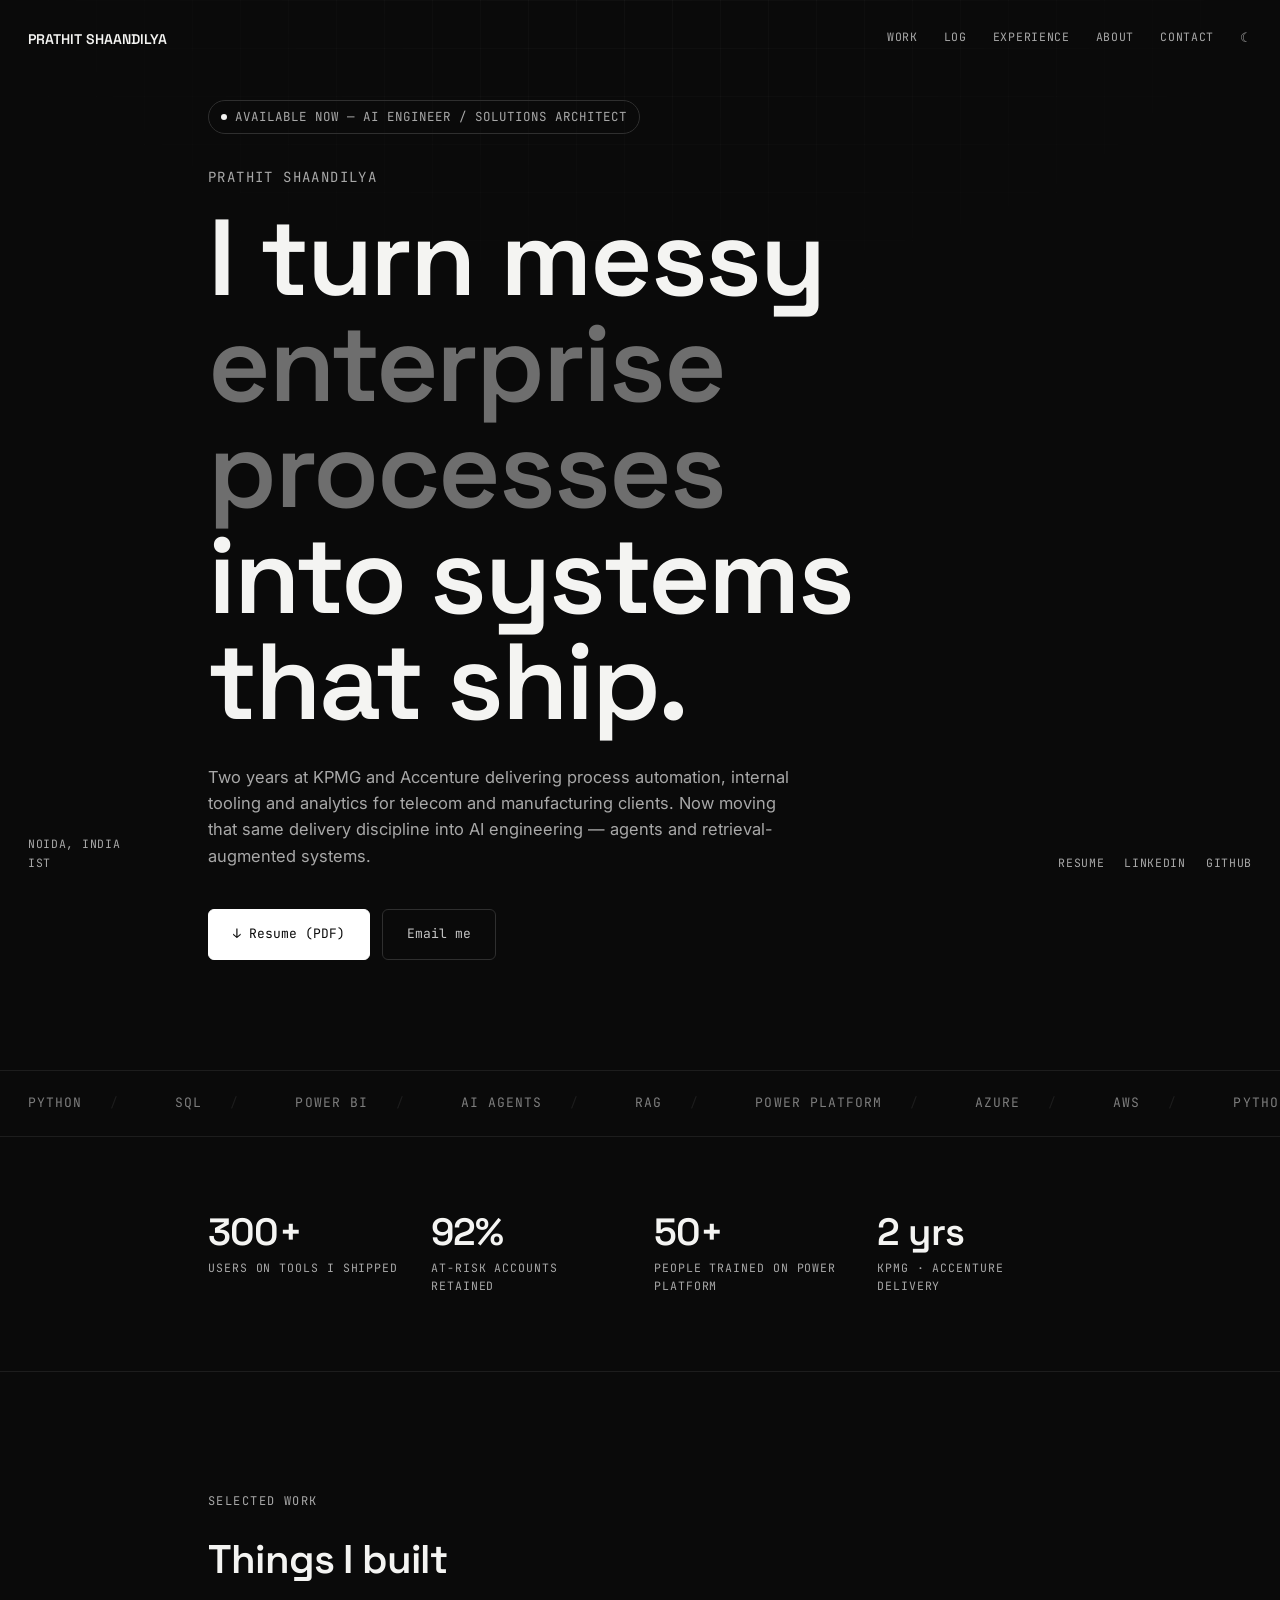
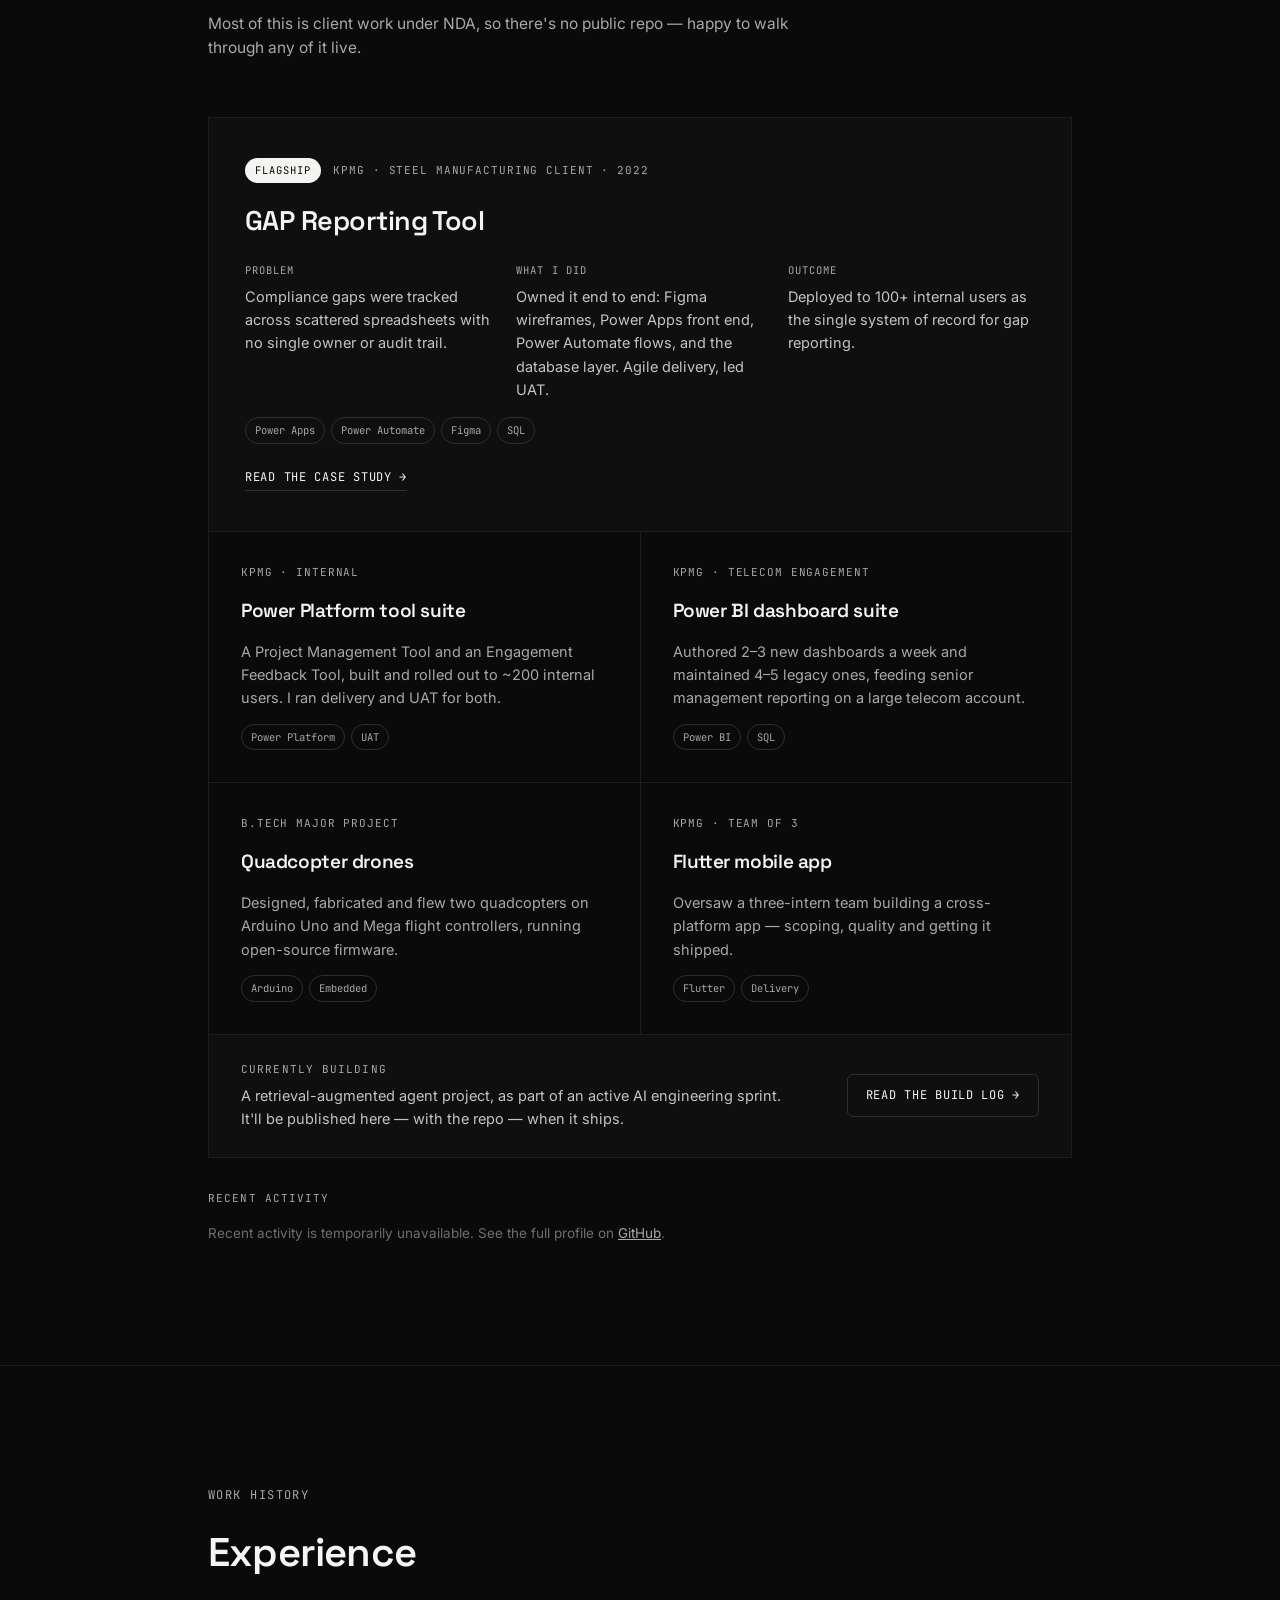
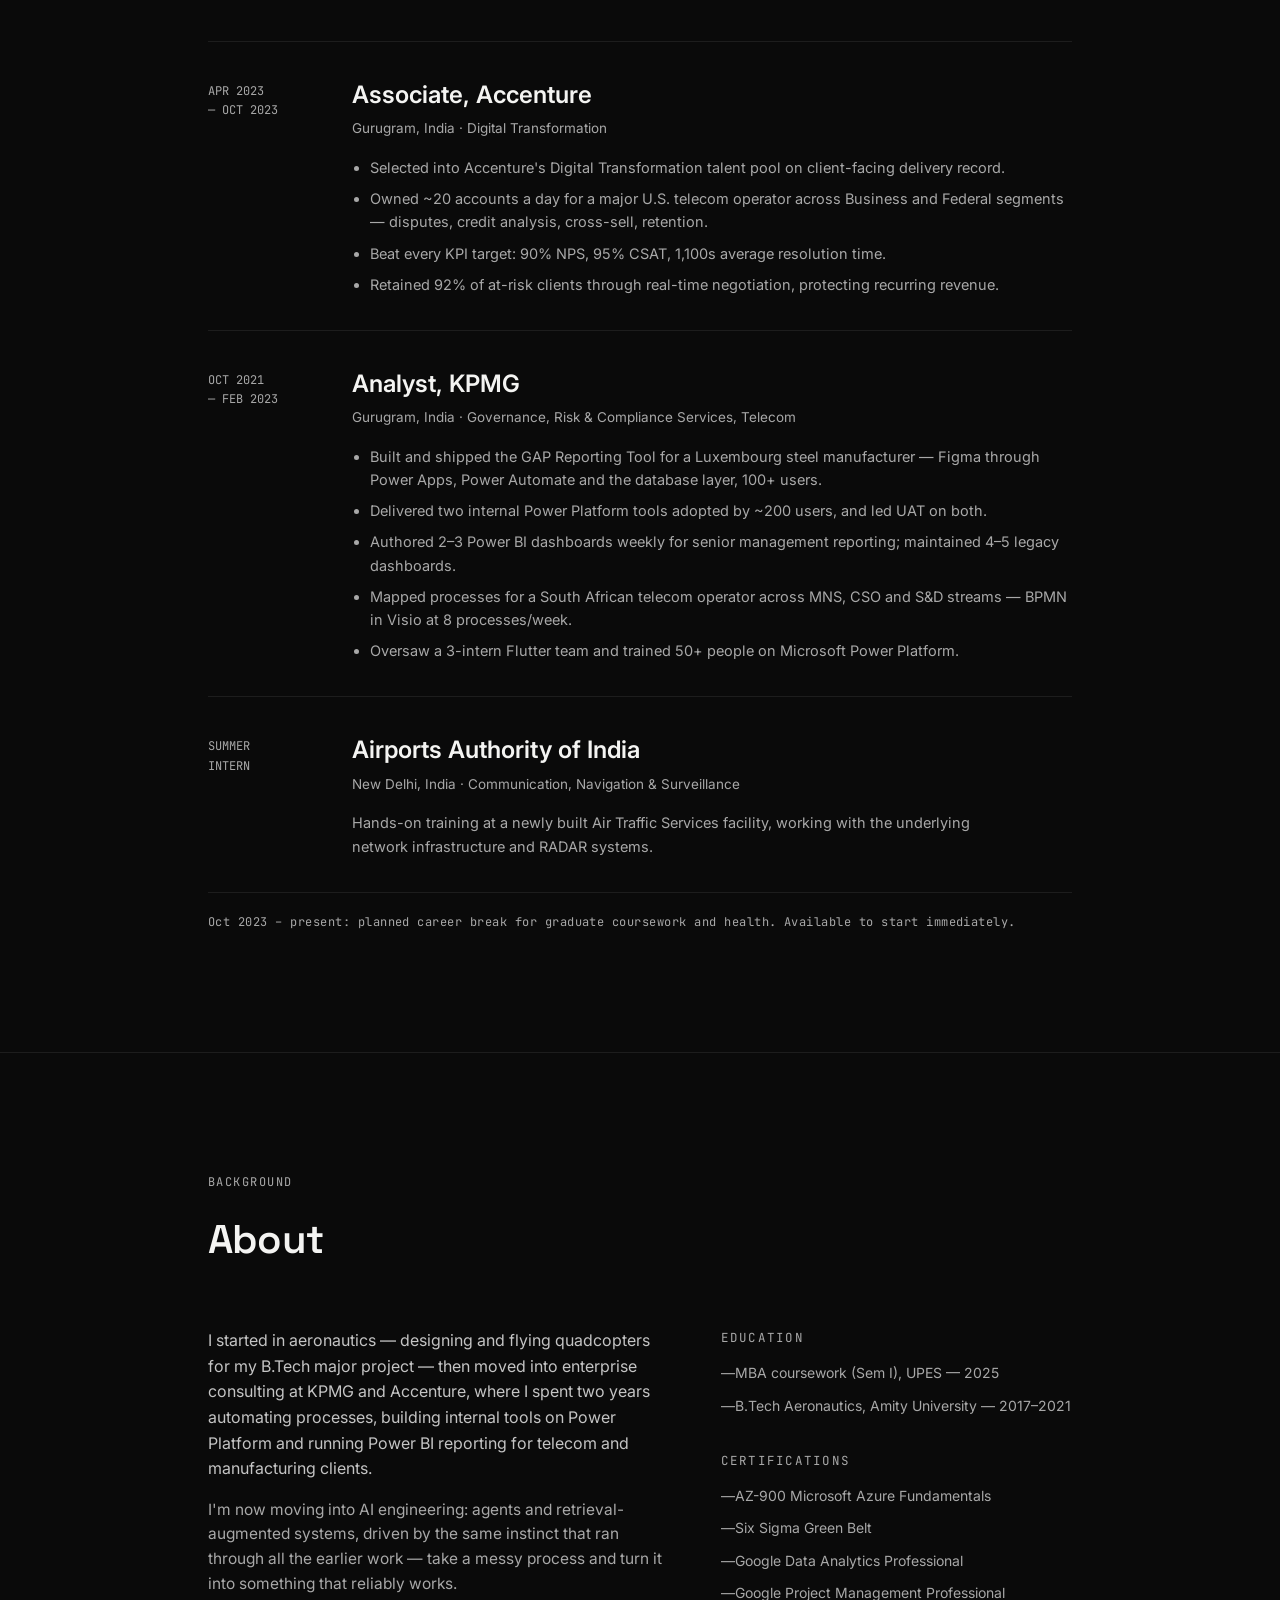
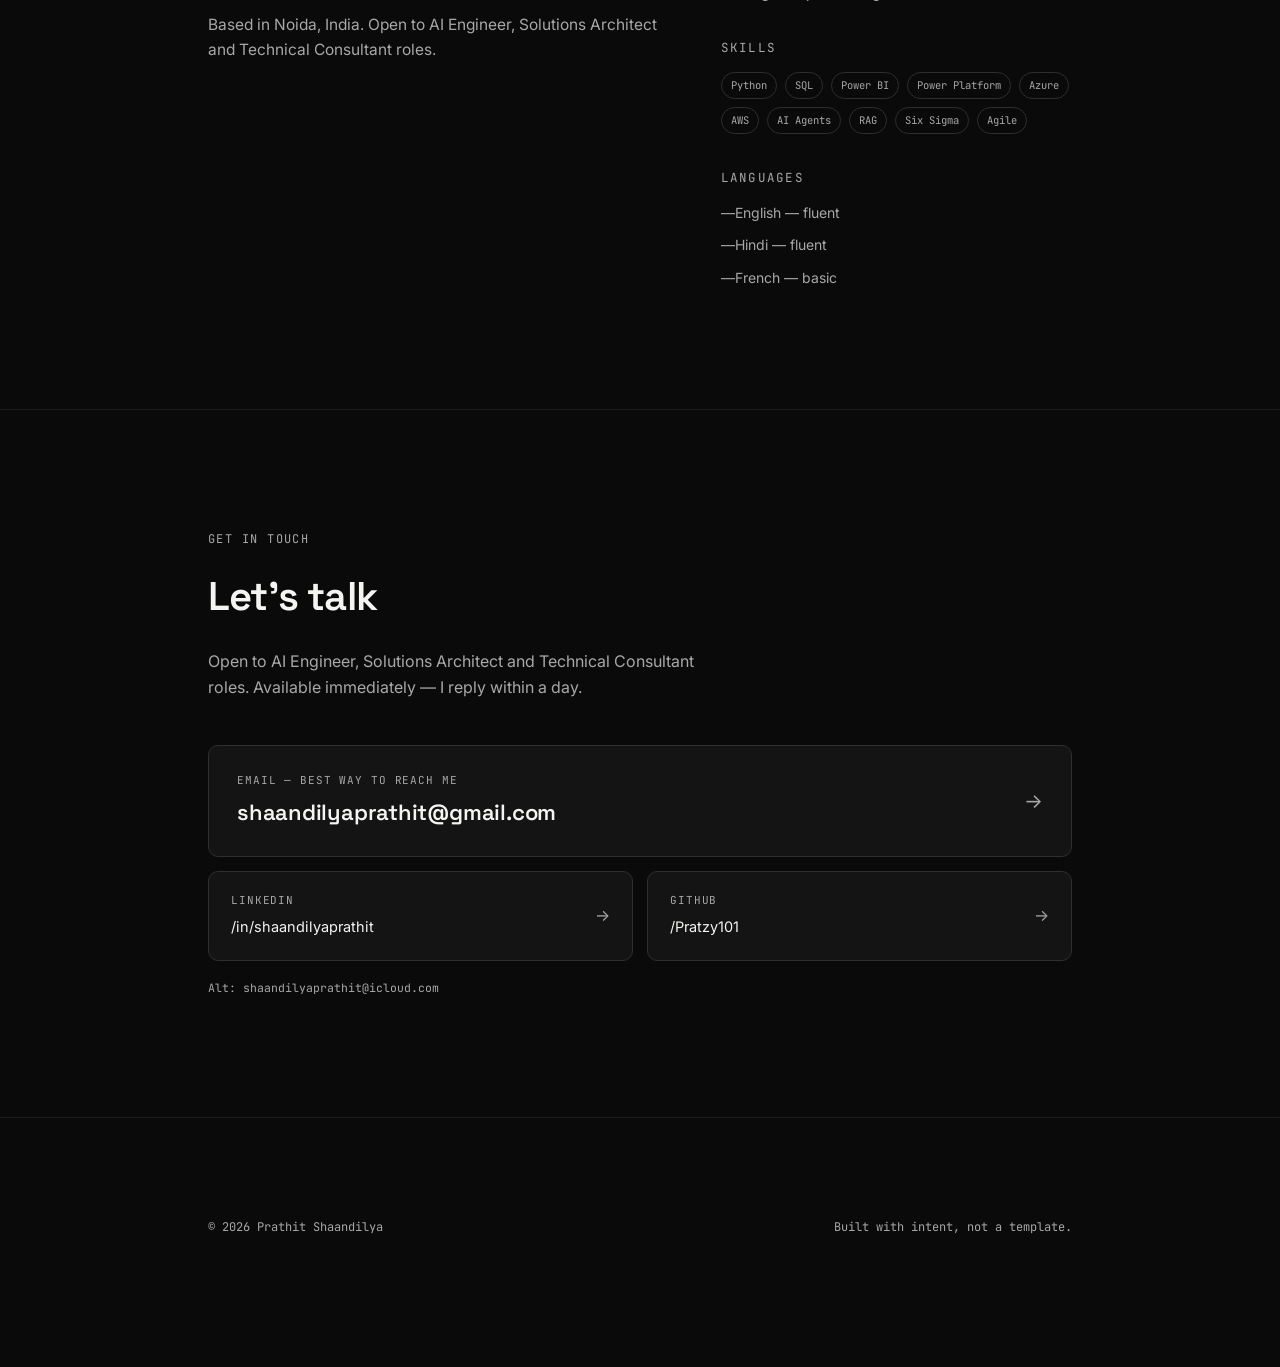
<file: index.html>
<!DOCTYPE html>
<html lang="en">
<head>
<meta charset="UTF-8">
<meta name="viewport" content="width=device-width, initial-scale=1.0">
<title>Prathit Shaandilya — Data Analyst / AI Systems</title>
<meta name="description" content="Prathit Shaandilya — analyst and enterprise consultant transitioning into AI Engineering. Experience, work, and contact.">

<!-- ============================================================================
     SOCIAL SHARE CARDS (new in V1.3)
     Controls how the link renders when pasted into LinkedIn, Slack, WhatsApp,
     or a message to a recruiter. Without these, the link previews as a bare
     URL. og:image must be an absolute URL — relative paths are ignored by
     every scraper.
     ============================================================================ -->
<meta property="og:type" content="profile">
<meta property="og:site_name" content="Prathit Shaandilya">
<meta property="og:title" content="Prathit Shaandilya — Data Analyst turned AI Systems Builder">
<meta property="og:description" content="Two years at KPMG and Accenture delivering process automation, internal tooling and analytics. Now building agents and retrieval-augmented systems.">
<meta property="og:url" content="https://pratzy101.github.io/Portfolio/">
<meta property="og:image" content="https://pratzy101.github.io/Portfolio/assets/og-image.png">
<meta property="og:image:width" content="1200">
<meta property="og:image:height" content="630">
<meta property="og:image:alt" content="Prathit Shaandilya — data analyst turned AI systems builder.">
<meta name="twitter:card" content="summary_large_image">
<meta name="twitter:title" content="Prathit Shaandilya — Data Analyst turned AI Systems Builder">
<meta name="twitter:description" content="Two years at KPMG and Accenture delivering process automation, internal tooling and analytics. Now building agents and retrieval-augmented systems.">
<meta name="twitter:image" content="https://pratzy101.github.io/Portfolio/assets/og-image.png">
<link rel="canonical" href="https://pratzy101.github.io/Portfolio/">
<link rel="icon" href="data:image/svg+xml,%3Csvg xmlns='http://www.w3.org/2000/svg' viewBox='0 0 32 32'%3E%3Crect width='32' height='32' fill='%230a0a0a'/%3E%3Crect x='7' y='7' width='18' height='18' fill='none' stroke='%23f4f4f2' stroke-width='2'/%3E%3C/svg%3E">
<link rel="preconnect" href="https://fonts.googleapis.com">
<link rel="preconnect" href="https://fonts.gstatic.com" crossorigin>
<link href="https://fonts.googleapis.com/css2?family=Space+Grotesk:wght@400;500;600;700&family=Inter:wght@400;500;600&family=JetBrains+Mono:wght@400;500&display=swap" rel="stylesheet">

<!-- ============================================================================
     STRUCTURED DATA (JSON-LD)
     Tells search engines this page represents a specific person, not just a
     generic page. Powers rich snippets in search results (name, role, links).
     Editable: jobTitle, description, sameAs URLs, email.
     ============================================================================ -->
<script type="application/ld+json">
{
  "@context": "https://schema.org",
  "@type": "Person",
  "name": "Prathit Shaandilya",
  "url": "https://pratzy101.github.io/Portfolio/",
  "jobTitle": "AI Engineer / Solutions Architect",
  "description": "Enterprise consultant turned AI engineer — two years at KPMG and Accenture delivering process automation, internal tooling, and analytics, now building agents and retrieval-augmented systems.",
  "email": "mailto:shaandilyaprathit@gmail.com",
  "address": {
    "@type": "PostalAddress",
    "addressLocality": "Noida",
    "addressRegion": "Uttar Pradesh",
    "addressCountry": "IN"
  },
  "alumniOf": [
    {
      "@type": "CollegeOrUniversity",
      "name": "Amity University"
    }
  ],
  "sameAs": [
    "https://www.linkedin.com/in/shaandilyaprathit/",
    "https://github.com/Pratzy101"
  ]
}
</script>

<link rel="stylesheet" href="assets/site.css">

<!-- ============================================================================
     THEME (new in V1.4)
     Applies a stored light-mode choice before the first paint. Inline and
     synchronous on purpose: an external or deferred script would let the dark
     default render for a frame first, which reads as a flash on every load.

     Dark is the default, so only "light" is acted on — there is nothing to do
     for a first-time visitor. The try/catch is not decorative: reading
     localStorage throws outright in Safari private mode, and an uncaught
     throw here would take out the rest of the head.

     The button that drives this lives in the nav row; its label, icon and
     persistence are handled by the THEME TOGGLE module in assets/site.js.
     ============================================================================ -->
<meta name="theme-color" content="#0a0a0a">
<script>
  try{
    if(localStorage.getItem('theme') === 'light'){
      document.documentElement.dataset.theme = 'light';
      document.querySelector('meta[name="theme-color"]').content = '#faf9f7';
    }
  }catch(e){}
</script>
</head>
<body>

<a class="skip-link" href="#main-content">Skip to content</a>

<div class="grid-bg" aria-hidden="true"></div>
<div id="cursor" aria-hidden="true"></div>

<!-- ============================================================================
     MODULE START: CHROME
     Editable: profile name, section nav links, location, social links.
     ============================================================================ -->
<div class="corner corner-tl"><a href="#home" class="brand">PRATHIT SHAANDILYA</a></div>
<nav class="corner corner-tr" aria-label="Primary">
  <a href="#work">Work</a>
  <a href="log.html">Log</a>
  <a href="#experience">Experience</a>
  <a href="#about">About</a>
  <a href="#contact">Contact</a>
  <!-- Icon is aria-hidden: the button's aria-label already carries the meaning,
       and both are kept in sync by the THEME TOGGLE module in site.js. -->
  <button class="theme-toggle" id="themeToggle" type="button"
          aria-pressed="false" aria-label="Switch to light theme">
    <span class="theme-icon" aria-hidden="true">☾</span>
  </button>
</nav>
<div class="corner corner-bl">NOIDA, INDIA<br>IST</div>
<div class="corner corner-br">
  <a href="assets/Prathit_Shaandilya_Resume.pdf" download>Resume</a>
  <a href="https://www.linkedin.com/in/shaandilyaprathit/" target="_blank" rel="noopener">LinkedIn</a>
  <a href="https://github.com/Pratzy101" target="_blank" rel="noopener">GitHub</a>
</div>

<button class="mob-toggle" id="mobToggle" aria-label="Open menu" aria-expanded="false" aria-controls="mobMenu">
  <span aria-hidden="true">☰</span>
</button>
<nav class="mob-menu" id="mobMenu" aria-label="Mobile">
  <a href="#work">Work</a>
  <a href="log.html">Log</a>
  <a href="#experience">Experience</a>
  <a href="#about">About</a>
  <a href="#contact">Contact</a>
  <div class="mob-menu-meta">
    <div class="mob-menu-links">
      <a href="assets/Prathit_Shaandilya_Resume.pdf" download>Resume</a>
      <a href="https://www.linkedin.com/in/shaandilyaprathit/" target="_blank" rel="noopener">LinkedIn</a>
      <a href="https://github.com/Pratzy101" target="_blank" rel="noopener">GitHub</a>
    </div>
    <div class="mob-menu-loc">Noida, India<br>IST</div>
  </div>

</nav>
<!-- ============================================================================
     MODULE END: CHROME
     ============================================================================ -->

<main id="main-content">

<!-- ============================================================================
     MODULE START: HERO
     Editable: name, status pill, headline lines, summary, button links.
     ============================================================================ -->
<section id="home" aria-label="Introduction">
  <div class="wrap">
    <div class="status-line"><span class="status-dot" aria-hidden="true"></span>AVAILABLE NOW — AI ENGINEER / SOLUTIONS ARCHITECT</div>
    <p class="hero-name">Prathit Shaandilya</p>
    <h1 class="hero-head">
      <span class="line">I turn messy</span>
      <span class="line dim">enterprise processes</span>
      <span class="line">into systems that ship.</span>
    </h1>
    <p class="hero-sub">Two years at KPMG and Accenture delivering process automation, internal tooling and analytics for telecom and manufacturing clients. Now moving that same delivery discipline into AI engineering — agents and retrieval-augmented systems.</p>
    <div class="btn-row">
      <a class="btn btn-primary" href="assets/Prathit_Shaandilya_Resume.pdf" download>↓ Resume (PDF)</a>
      <a class="btn btn-ghost" href="mailto:shaandilyaprathit@gmail.com">Email me</a>
    </div>
  </div>
</section>
<!-- ============================================================================
     MODULE END: HERO
     ============================================================================ -->

<!-- ============================================================================
     MODULE START: MARQUEE
     ============================================================================ -->
<div class="marquee-wrap">
  <div class="marquee" aria-hidden="true">
    <span>PYTHON</span><span>SQL</span><span>POWER BI</span><span>AI AGENTS</span><span>RAG</span><span>POWER PLATFORM</span><span>AZURE</span><span>AWS</span>
    <span>PYTHON</span><span>SQL</span><span>POWER BI</span><span>AI AGENTS</span><span>RAG</span><span>POWER PLATFORM</span><span>AZURE</span><span>AWS</span>
  </div>
  <p class="sr-only">Skills: Python, SQL, Power BI, AI Agents, RAG, Power Platform, Azure, AWS</p>
</div>
<!-- ============================================================================
     MODULE END: MARQUEE
     ============================================================================ -->

<!-- ============================================================================
     MODULE START: PROOF (new in V1.2)
     Four-stat credibility strip. No visible heading, so the section carries
     its own aria-label instead of aria-labelledby.
     Editable: each stat-num / stat-label pair.
     ============================================================================ -->
<section class="proof-section" aria-label="Career highlights">
  <div class="wrap stat-grid reveal">
    <div>
      <div class="stat-num">300+</div>
      <div class="stat-label">Users on tools I shipped</div>
    </div>
    <div>
      <div class="stat-num">92%</div>
      <div class="stat-label">At-risk accounts retained</div>
    </div>
    <div>
      <div class="stat-num">50+</div>
      <div class="stat-label">People trained on Power Platform</div>
    </div>
    <div>
      <div class="stat-num">2 yrs</div>
      <div class="stat-label">KPMG · Accenture delivery</div>
    </div>
  </div>
</section>
<!-- ============================================================================
     MODULE END: PROOF
     ============================================================================ -->

<!-- ============================================================================
     MODULE START: WORK (renamed from Projects in V1.2)
     Flagship spotlight + supporting grid + currently-building callout +
     live GitHub activity feed.
     Editable: flagship problem/what-I-did/outcome text, each .work-card,
     the currently-building message, and the GitHub username in the JS below.
     ============================================================================ -->
<section id="work" aria-labelledby="work-heading">
  <div class="wrap">
    <span class="eyebrow reveal">Selected Work</span>
    <h2 class="section-title reveal" id="work-heading">Things I built</h2>
    <p class="section-lead reveal">Most of this is client work under NDA, so there's no public repo — happy to walk through any of it live.</p>

    <div class="work-grid reveal">

      <div class="work-flagship">
        <div class="flagship-meta">
          <span class="flagship-pill">Flagship</span>
          <span class="flagship-context">KPMG · Steel manufacturing client · 2022</span>
        </div>
        <h3>GAP Reporting Tool</h3>
        <div class="flagship-breakdown">
          <div>
            <h4>Problem</h4>
            <p>Compliance gaps were tracked across scattered spreadsheets with no single owner or audit trail.</p>
          </div>
          <div>
            <h4>What I did</h4>
            <p>Owned it end to end: Figma wireframes, Power Apps front end, Power Automate flows, and the database layer. Agile delivery, led UAT.</p>
          </div>
          <div>
            <h4>Outcome</h4>
            <p>Deployed to 100+ internal users as the single system of record for gap reporting.</p>
          </div>
        </div>
        <div class="tags">
          <span class="tag">Power Apps</span>
          <span class="tag">Power Automate</span>
          <span class="tag">Figma</span>
          <span class="tag">SQL</span>
        </div>
        <a class="work-link" href="work/gap-reporting-tool/">Read the case study →</a>
      </div>

      <a class="work-card" href="work/power-platform-suite/">
        <span class="work-card-meta">KPMG · Internal</span>
        <h3>Power Platform tool suite</h3>
        <p>A Project Management Tool and an Engagement Feedback Tool, built and rolled out to ~200 internal users. I ran delivery and UAT for both.</p>
        <div class="tags"><span class="tag">Power Platform</span><span class="tag">UAT</span></div>
      </a>

      <div class="work-card">
        <span class="work-card-meta">KPMG · Telecom engagement</span>
        <h3>Power BI dashboard suite</h3>
        <p>Authored 2–3 new dashboards a week and maintained 4–5 legacy ones, feeding senior management reporting on a large telecom account.</p>
        <div class="tags"><span class="tag">Power BI</span><span class="tag">SQL</span></div>
      </div>

      <a class="work-card" href="work/quadcopter-drones/">
        <span class="work-card-meta">B.Tech major project</span>
        <h3>Quadcopter drones</h3>
        <p>Designed, fabricated and flew two quadcopters on Arduino Uno and Mega flight controllers, running open-source firmware.</p>
        <div class="tags"><span class="tag">Arduino</span><span class="tag">Embedded</span></div>
      </a>

      <div class="work-card">
        <span class="work-card-meta">KPMG · Team of 3</span>
        <h3>Flutter mobile app</h3>
        <p>Oversaw a three-intern team building a cross-platform app — scoping, quality and getting it shipped.</p>
        <div class="tags"><span class="tag">Flutter</span><span class="tag">Delivery</span></div>
      </div>

    </div>

    <div class="work-building reveal">
      <div>
        <div class="work-building-label">Currently building</div>
        <p>A retrieval-augmented agent project, as part of an active AI engineering sprint. It'll be published here — with the repo — when it ships.</p>
      </div>
      <a class="follow-btn" href="log.html">Read the build log →</a>
    </div>

    <!-- ========================================================================
         SUBMODULE: GITHUB ACTIVITY
         Populated by JS at the bottom of the page.
         ======================================================================== -->
    <div class="gh-activity reveal" id="ghActivity">
      <span class="gh-activity-label">Recent activity</span>
      <div id="ghList">
        <p class="gh-fallback">Loading recent commits from GitHub…</p>
      </div>
      <noscript>
        <p class="gh-fallback">Recent activity requires JavaScript. See the full history on <a href="https://github.com/Pratzy101" target="_blank" rel="noopener">GitHub</a>.</p>
      </noscript>
    </div>

  </div>
</section>
<!-- ============================================================================
     MODULE END: WORK
     ============================================================================ -->

<!-- ============================================================================
     MODULE START: EXPERIENCE
     Editable: each .xrow is one job entry. The trailing .career-note covers
     the Oct 2023–present gap instead of a dedicated timeline row (V1.2).
     ============================================================================ -->
<section id="experience" aria-labelledby="experience-heading">
  <div class="wrap">
    <span class="eyebrow reveal">Work History</span>
    <h2 class="section-title reveal" id="experience-heading" style="margin-bottom:56px;">Experience</h2>

    <div class="timeline reveal">

      <div class="xrow">
        <div class="xdate mono">APR 2023<br>— OCT 2023</div>
        <div>
          <div class="xrole">Associate, Accenture</div>
          <div class="xplace">Gurugram, India · Digital Transformation</div>
          <ul>
            <li>Selected into Accenture's Digital Transformation talent pool on client-facing delivery record.</li>
            <li>Owned ~20 accounts a day for a major U.S. telecom operator across Business and Federal segments — disputes, credit analysis, cross-sell, retention.</li>
            <li>Beat every KPI target: 90% NPS, 95% CSAT, 1,100s average resolution time.</li>
            <li>Retained 92% of at-risk clients through real-time negotiation, protecting recurring revenue.</li>
          </ul>
        </div>
      </div>

      <div class="xrow">
        <div class="xdate mono">OCT 2021<br>— FEB 2023</div>
        <div>
          <div class="xrole">Analyst, KPMG</div>
          <div class="xplace">Gurugram, India · Governance, Risk & Compliance Services, Telecom</div>
          <ul>
            <li>Built and shipped the GAP Reporting Tool for a Luxembourg steel manufacturer — Figma through Power Apps, Power Automate and the database layer, 100+ users.</li>
            <li>Delivered two internal Power Platform tools adopted by ~200 users, and led UAT on both.</li>
            <li>Authored 2–3 Power BI dashboards weekly for senior management reporting; maintained 4–5 legacy dashboards.</li>
            <li>Mapped processes for a South African telecom operator across MNS, CSO and S&amp;D streams — BPMN in Visio at 8 processes/week.</li>
            <li>Oversaw a 3-intern Flutter team and trained 50+ people on Microsoft Power Platform.</li>
          </ul>
        </div>
      </div>

      <div class="xrow">
        <div class="xdate mono">SUMMER<br>INTERN</div>
        <div>
          <div class="xrole">Airports Authority of India</div>
          <div class="xplace">New Delhi, India · Communication, Navigation &amp; Surveillance</div>
          <p class="desc">Hands-on training at a newly built Air Traffic Services facility, working with the underlying network infrastructure and RADAR systems.</p>
        </div>
      </div>

    </div>
    <p class="career-note">Oct 2023 – present: planned career break for graduate coursework and health. Available to start immediately.</p>
  </div>
</section>
<!-- ============================================================================
     MODULE END: EXPERIENCE
     ============================================================================ -->

<!-- ============================================================================
     MODULE START: ABOUT
     Editable: bio paragraphs, education, certifications, skill tags, languages.

     Fixed in this pass: "four years" corrected to "two years" to match your
     actual Oct 2021–Oct 2023 dates and the Hero/Proof copy above.
     ============================================================================ -->
<section id="about" aria-labelledby="about-heading">
  <div class="wrap">
    <span class="eyebrow reveal">Background</span>
    <h2 class="section-title reveal" id="about-heading" style="margin-bottom:56px;">About</h2>

    <div class="about-grid">
      <div class="about-bio reveal">
        <p>I started in aeronautics — designing and flying quadcopters for my B.Tech major project — then moved into enterprise consulting at KPMG and Accenture, where I spent two years automating processes, building internal tools on Power Platform and running Power BI reporting for telecom and manufacturing clients.</p>
        <p>I'm now moving into AI engineering: agents and retrieval-augmented systems, driven by the same instinct that ran through all the earlier work — take a messy process and turn it into something that reliably works.</p>
        <p>Based in Noida, India. Open to AI Engineer, Solutions Architect and Technical Consultant roles.</p>
      </div>

      <div class="reveal">
        <div class="about-block">
          <h3>Education</h3>
          <ul>
            <li>MBA coursework (Sem I), UPES — 2025</li>
            <li>B.Tech Aeronautics, Amity University — 2017–2021</li>
          </ul>
        </div>

        <div class="about-block">
          <h3>Certifications</h3>
          <ul>
            <li>AZ-900 Microsoft Azure Fundamentals</li>
            <li>Six Sigma Green Belt</li>
            <li>Google Data Analytics Professional</li>
            <li>Google Project Management Professional</li>
          </ul>
        </div>

        <div class="about-block">
          <h3>Skills</h3>
          <div class="skill-tags">
            <span class="tag">Python</span><span class="tag">SQL</span><span class="tag">Power BI</span>
            <span class="tag">Power Platform</span><span class="tag">Azure</span><span class="tag">AWS</span>
            <span class="tag">AI Agents</span><span class="tag">RAG</span><span class="tag">Six Sigma</span><span class="tag">Agile</span>
          </div>
        </div>

        <div class="about-block">
          <h3>Languages</h3>
          <ul>
            <li>English — fluent</li>
            <li>Hindi — fluent</li>
            <li>French — basic</li>
          </ul>
        </div>
      </div>
    </div>
  </div>
</section>
<!-- ============================================================================
     MODULE END: ABOUT
     ============================================================================ -->

<!-- ============================================================================
     MODULE START: CONTACT
     Editable: email addresses, social links, lead paragraph.
     ============================================================================ -->
<section id="contact" aria-labelledby="contact-heading">
  <div class="wrap">
    <span class="eyebrow reveal">Get in Touch</span>
    <h2 class="section-title reveal" id="contact-heading">Let's talk</h2>
    <p class="contact-lead reveal">Open to AI Engineer, Solutions Architect and Technical Consultant roles. Available immediately — I reply within a day.</p>

    <a class="email-card reveal" href="mailto:shaandilyaprathit@gmail.com">
      <div>
        <span class="email-card-label">Email — best way to reach me</span>
        <span class="email-card-value">shaandilyaprathit@gmail.com</span>
      </div>
      <span class="email-arrow" aria-hidden="true">→</span>
    </a>

    <div class="contact-grid reveal">
      <a class="ccard" href="https://www.linkedin.com/in/shaandilyaprathit/" target="_blank" rel="noopener">
        <div><span class="ccard-label">LinkedIn</span><span class="ccard-value">/in/shaandilyaprathit</span></div>
        <span class="arrow" aria-hidden="true">→</span>
      </a>
      <a class="ccard" href="https://github.com/Pratzy101" target="_blank" rel="noopener">
        <div><span class="ccard-label">GitHub</span><span class="ccard-value">/Pratzy101</span></div>
        <span class="arrow" aria-hidden="true">→</span>
      </a>
    </div>
    <p class="contact-alt reveal">Alt: shaandilyaprathit@icloud.com</p>
  </div>
</section>
<!-- ============================================================================
     MODULE END: CONTACT
     ============================================================================ -->

</main>

<!-- ============================================================================
     MODULE START: FOOTER
     ============================================================================ -->
<footer>
  <div class="wrap">
    <span>© 2026 Prathit Shaandilya</span>
    <span>Built with intent, not a template.</span>
  </div>
</footer>
<!-- ============================================================================
     MODULE END: FOOTER
     ============================================================================ -->

<!-- ============================================================================
     JAVASCRIPT MODULES
     ============================================================================ -->
<script src="assets/site.js" defer></script>

<!-- ============================================================================
     PAGE-SPECIFIC JAVASCRIPT
     Only the two modules that can never run anywhere but the homepage live
     here. Everything shared sits in assets/site.js above.
     ============================================================================ -->
<script>
  /* ========================================================================
     MODULE START: ACTIVE NAV LINK
     Homepage only — the corner nav points at sections on this page.
     ======================================================================== */
  (function activeNavModule(){
    const sections = document.querySelectorAll('section[id]');
    const navA = document.querySelectorAll('.corner-tr a[href^="#"]');
    if(!sections.length || !navA.length) return;
    const navObserver = new IntersectionObserver((entries) => {
      entries.forEach(entry => {
        if(entry.isIntersecting){
          navA.forEach(a => a.classList.toggle('active', a.getAttribute('href') === '#' + entry.target.id));
        }
      });
    }, { threshold: 0.4, rootMargin: '-80px 0px -40% 0px' });
    sections.forEach(s => navObserver.observe(s));
  })();
  /* ========================================================================
     MODULE END: ACTIVE NAV LINK
     ======================================================================== */

  /* ========================================================================
     MODULE START: GITHUB ACTIVITY
     Homepage only. No API key needed — public, unauthenticated, CORS-enabled
     endpoint. Each visitor's browser calls it from their own IP, so there is
     no shared rate limit. Fails gracefully to a profile link.
     ======================================================================== */
  (function githubActivityModule(){
    const GITHUB_USERNAME = 'Pratzy101';
    const MAX_ITEMS = 5;
    const listEl = document.getElementById('ghList');
    if(!listEl) return;

    function relativeTime(isoString){
      const diffMs = Date.now() - new Date(isoString).getTime();
      const mins = Math.floor(diffMs / 60000);
      if(mins < 60) return mins <= 1 ? 'just now' : `${mins}m ago`;
      const hours = Math.floor(mins / 60);
      if(hours < 24) return `${hours}h ago`;
      const days = Math.floor(hours / 24);
      if(days < 30) return `${days}d ago`;
      const months = Math.floor(days / 30);
      return `${months}mo ago`;
    }

    function escapeHtml(str){
      const div = document.createElement('div');
      div.textContent = str;
      return div.innerHTML;
    }

    function showFallback(message){
      listEl.innerHTML = `<p class="gh-fallback">${message} See the full profile on <a href="https://github.com/${GITHUB_USERNAME}" target="_blank" rel="noopener">GitHub</a>.</p>`;
    }

    function render(pushEvents){
      if(!pushEvents.length){
        showFallback('No public activity in the last few weeks.');
        return;
      }
      const rows = pushEvents.slice(0, MAX_ITEMS).map(evt => {
        const repoName = evt.repo.name.replace(`${GITHUB_USERNAME}/`, '');
        const repoUrl = `https://github.com/${evt.repo.name}`;
        const commits = evt.payload && evt.payload.commits ? evt.payload.commits : [];
        const message = commits.length ? commits[commits.length - 1].message.split('\n')[0] : 'Pushed changes';
        return `
          <div class="gh-row">
            <span class="gh-repo"><a href="${repoUrl}" target="_blank" rel="noopener">${escapeHtml(repoName)}</a></span>
            <span class="gh-msg">${escapeHtml(message)}</span>
            <span class="gh-time">${relativeTime(evt.created_at)}</span>
          </div>`;
      }).join('');
      listEl.innerHTML = rows;
    }

    fetch(`https://api.github.com/users/${GITHUB_USERNAME}/events/public`, {
      headers: { 'Accept': 'application/vnd.github+json' }
    })
      .then(res => {
        if(!res.ok) throw new Error(`GitHub API responded ${res.status}`);
        return res.json();
      })
      .then(events => {
        const pushEvents = events.filter(e => e.type === 'PushEvent');
        render(pushEvents);
      })
      .catch(() => {
        showFallback('Recent activity is temporarily unavailable.');
      });
  })();
  /* ========================================================================
     MODULE END: GITHUB ACTIVITY
     ======================================================================== */
</script>

<!-- ============================================================================
     CLOUDFLARE WEB ANALYTICS (new in V1.3)
     Cookie-free and privacy-preserving: no cross-site tracking, nothing stored
     on the visitor's device, so no consent banner is required.

     >>> Swap the placeholder token below for the real one from the
     Cloudflare dashboard. Until you do, the beacon loads and silently does nothing —
     it does not break the page.
     ============================================================================ -->
<script defer src="https://static.cloudflareinsights.com/beacon.min.js"
        data-cf-beacon='{"token": "d493bfedbdd84c4985286b6f5f728c3f"}'></script>

</body>
</html>
</file>
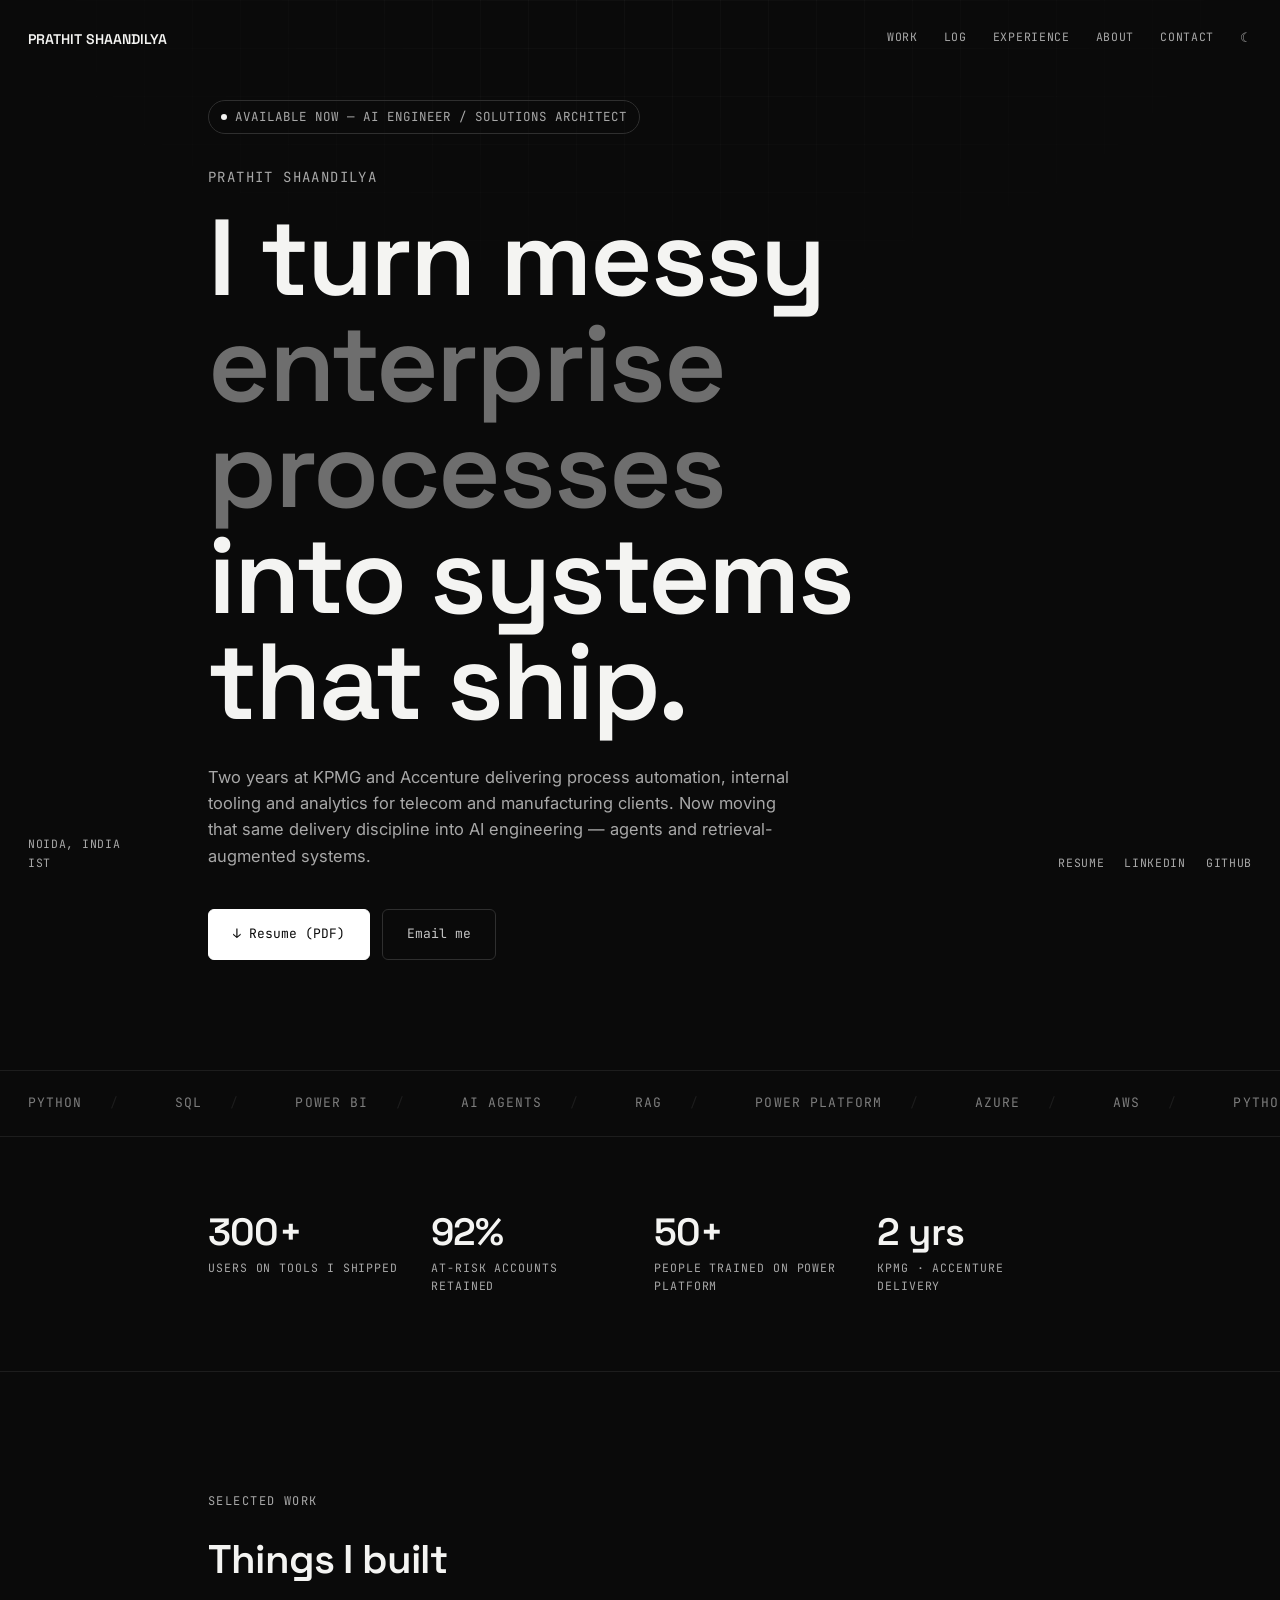
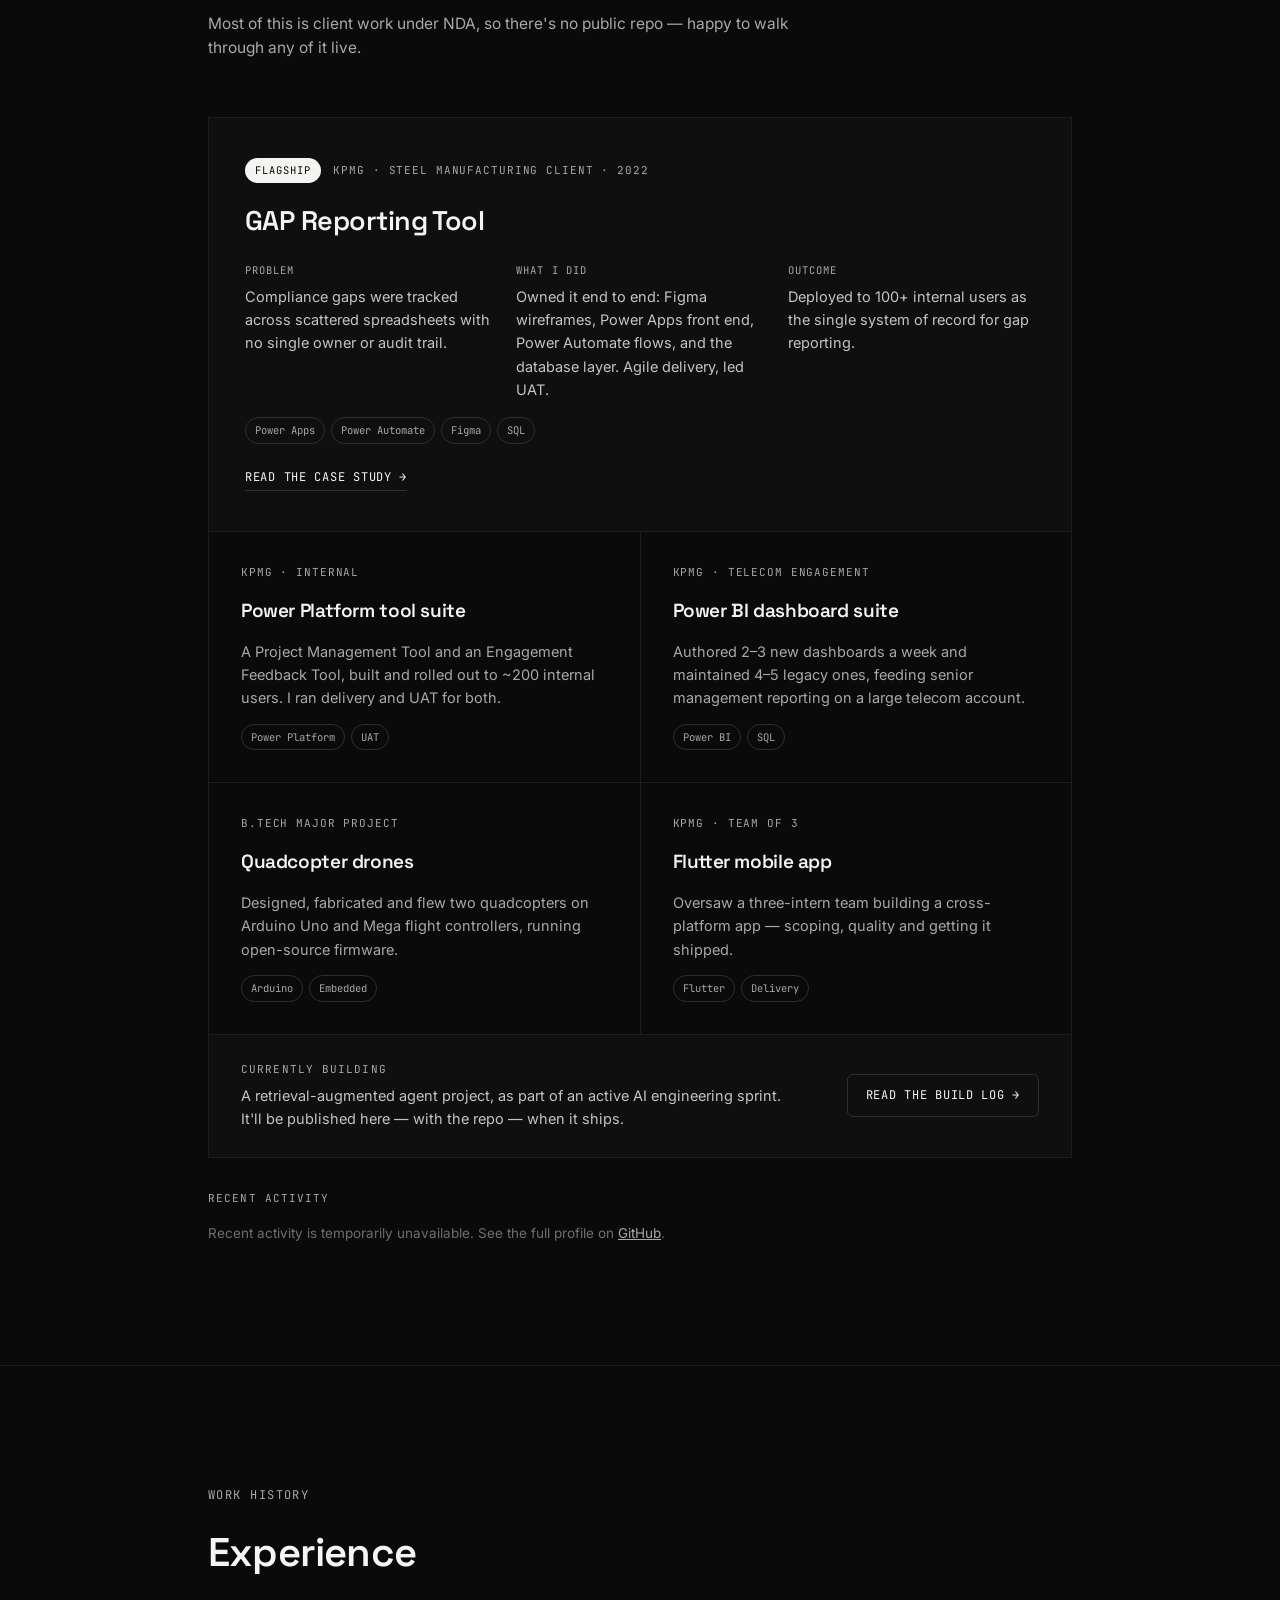
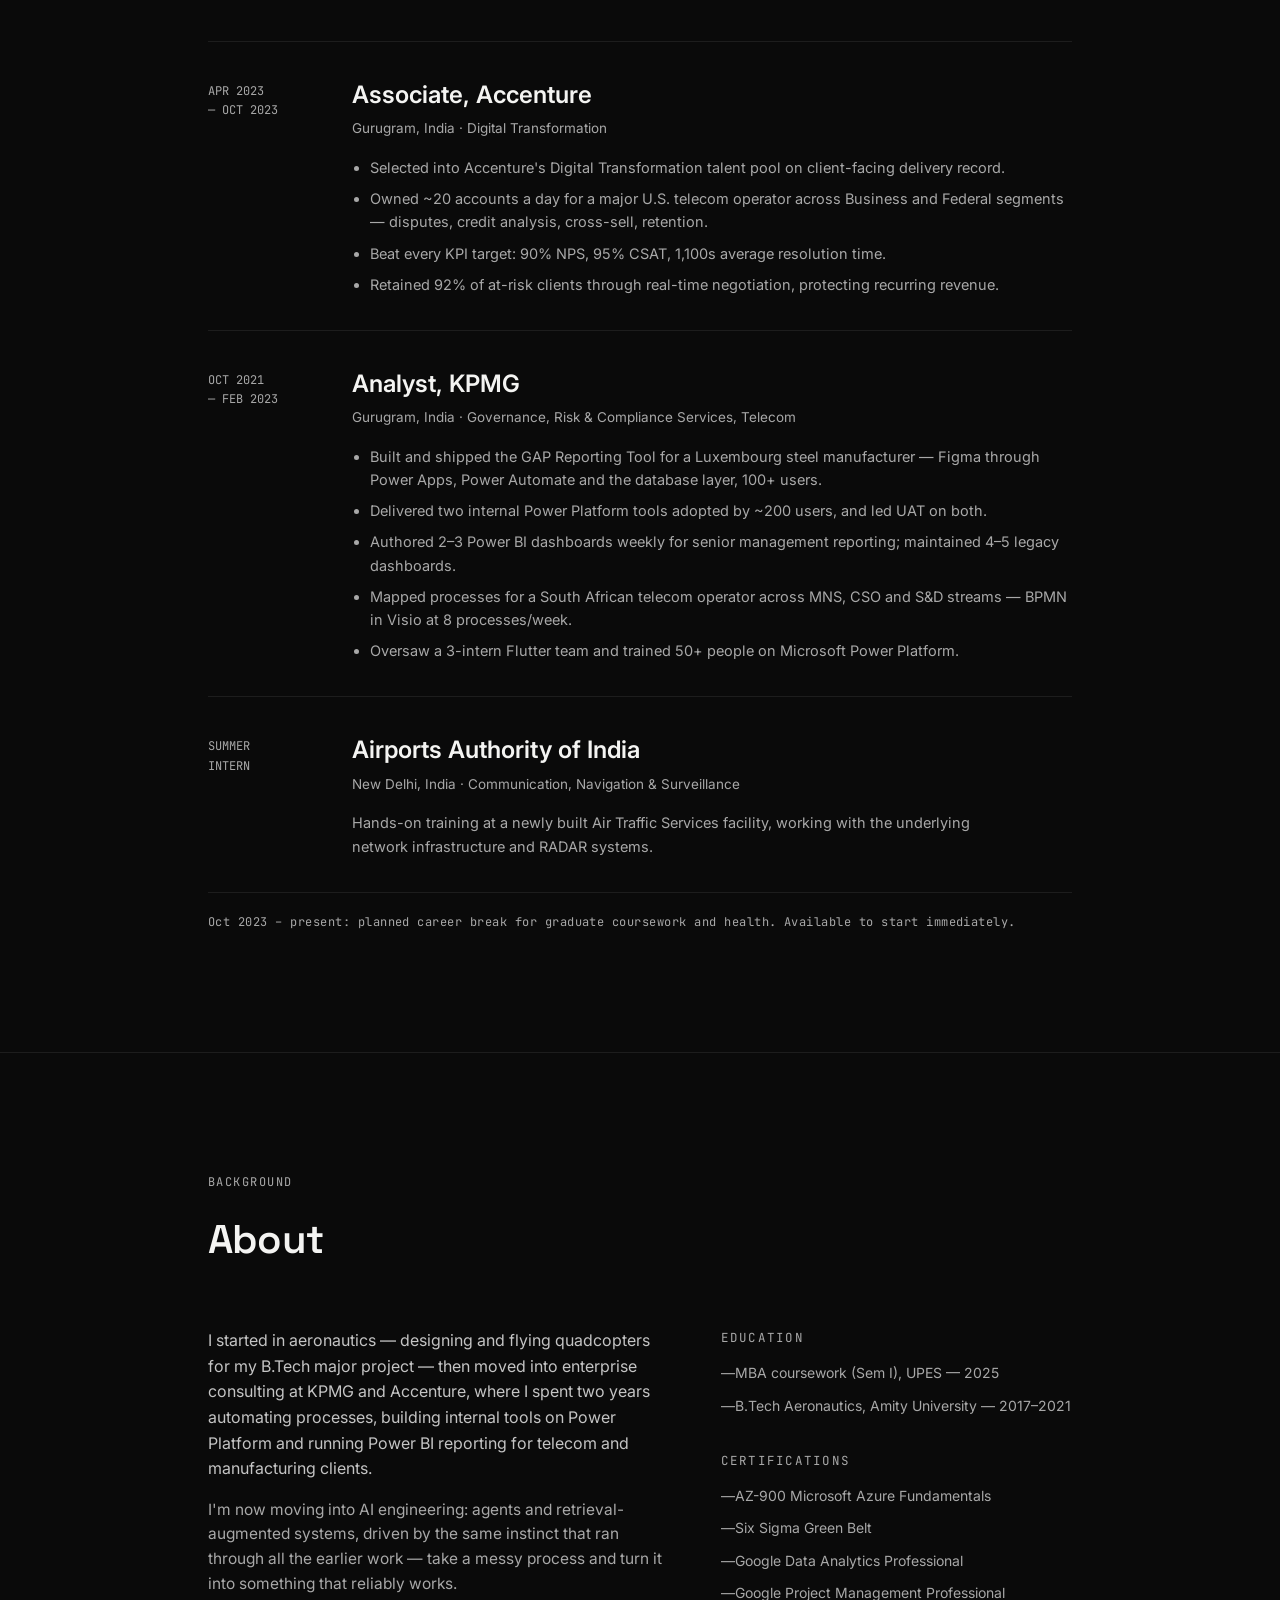
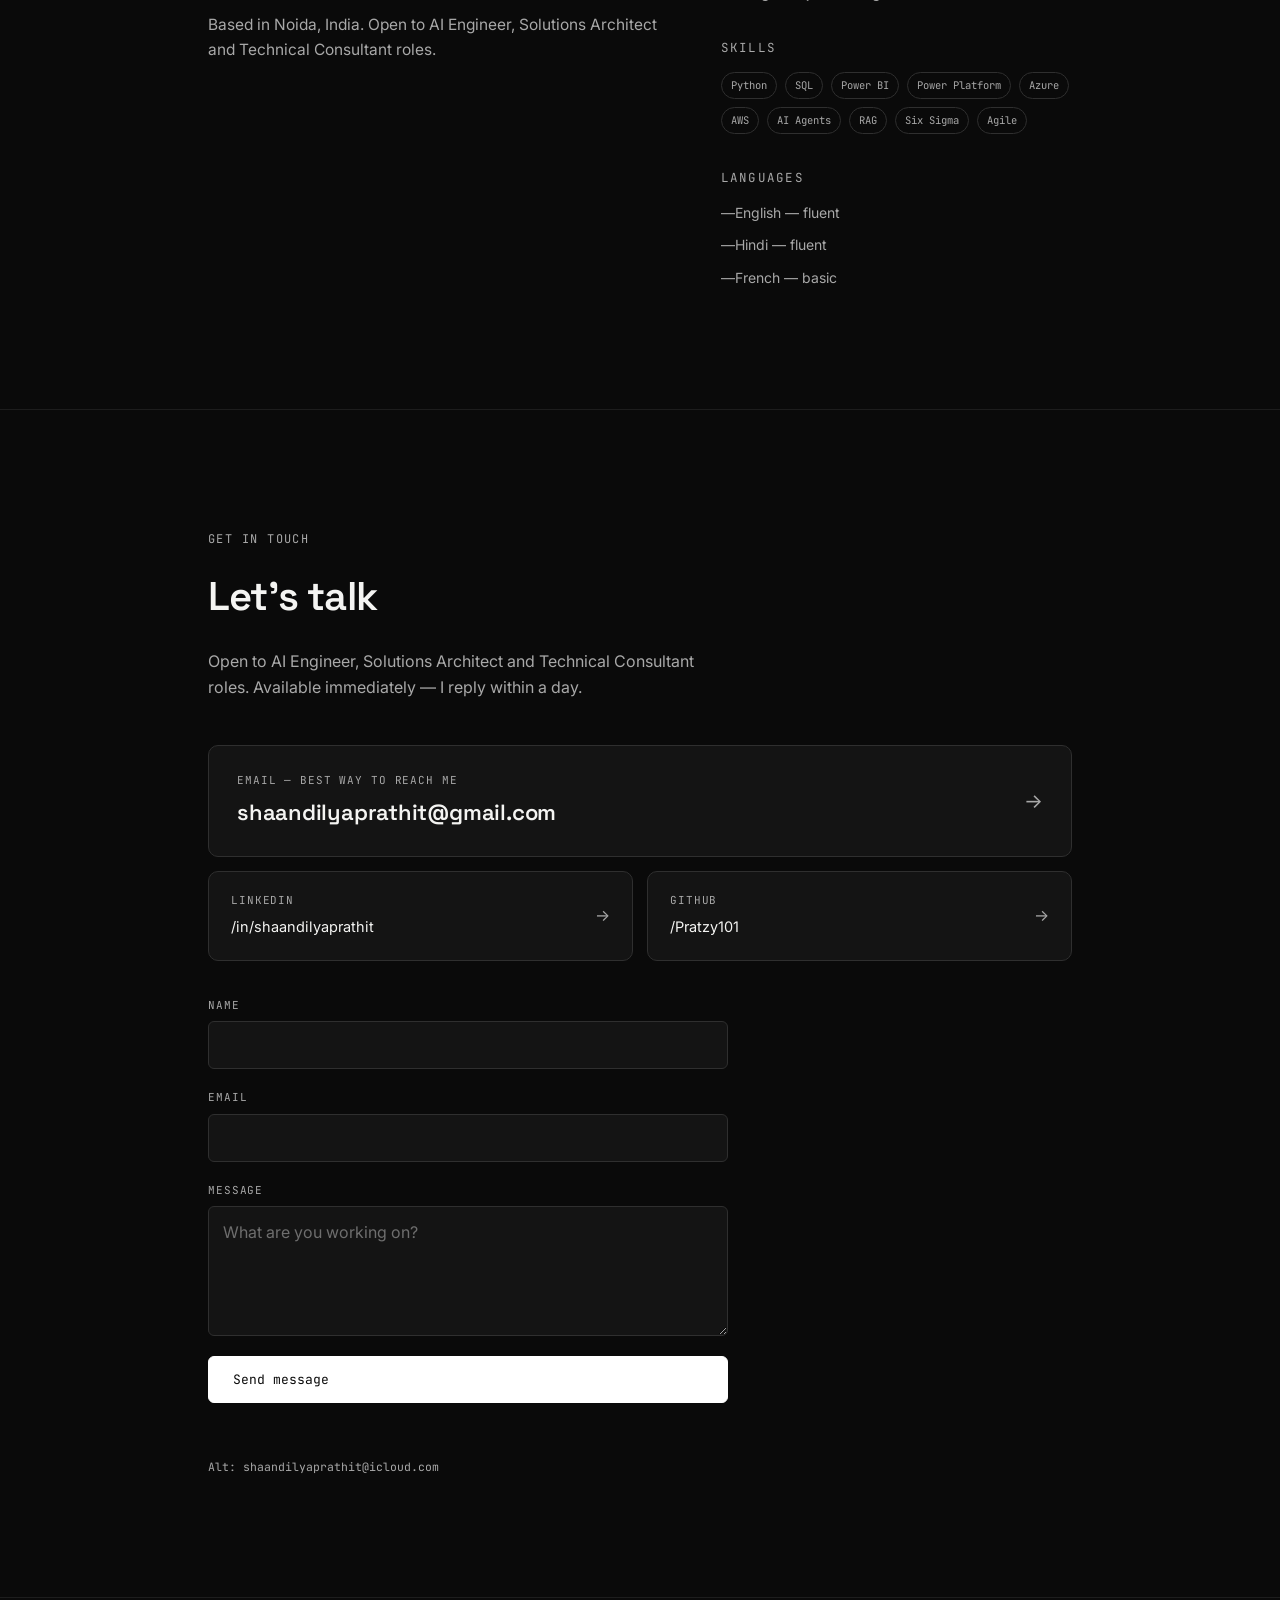
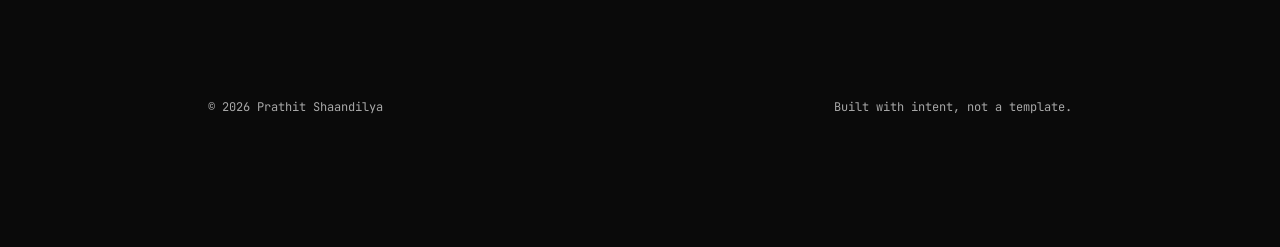
<file: static/index.html>
<!DOCTYPE html>
<html lang="en">
<head>
<meta charset="UTF-8">
<meta name="viewport" content="width=device-width, initial-scale=1.0">
<title>Prathit Shaandilya — Data Analyst / AI Systems</title>
<meta name="description" content="Prathit Shaandilya — analyst and enterprise consultant transitioning into AI Engineering. Experience, work, and contact.">

<!-- ============================================================================
     SOCIAL SHARE CARDS (new in V1.3)
     Controls how the link renders when pasted into LinkedIn, Slack, WhatsApp,
     or a message to a recruiter. Without these, the link previews as a bare
     URL. og:image must be an absolute URL — relative paths are ignored by
     every scraper.
     ============================================================================ -->
<meta property="og:type" content="profile">
<meta property="og:site_name" content="Prathit Shaandilya">
<meta property="og:title" content="Prathit Shaandilya — Data Analyst turned AI Systems Builder">
<meta property="og:description" content="Two years at KPMG and Accenture delivering process automation, internal tooling and analytics. Now building agents and retrieval-augmented systems.">
<meta property="og:url" content="https://pratzy101.github.io/Portfolio/">
<meta property="og:image" content="https://pratzy101.github.io/Portfolio/assets/og-image.png">
<meta property="og:image:width" content="1200">
<meta property="og:image:height" content="630">
<meta property="og:image:alt" content="Prathit Shaandilya — data analyst turned AI systems builder.">
<meta name="twitter:card" content="summary_large_image">
<meta name="twitter:title" content="Prathit Shaandilya — Data Analyst turned AI Systems Builder">
<meta name="twitter:description" content="Two years at KPMG and Accenture delivering process automation, internal tooling and analytics. Now building agents and retrieval-augmented systems.">
<meta name="twitter:image" content="https://pratzy101.github.io/Portfolio/assets/og-image.png">
<link rel="canonical" href="https://pratzy101.github.io/Portfolio/">
<link rel="icon" href="data:image/svg+xml,%3Csvg xmlns='http://www.w3.org/2000/svg' viewBox='0 0 32 32'%3E%3Crect width='32' height='32' fill='%230a0a0a'/%3E%3Crect x='7' y='7' width='18' height='18' fill='none' stroke='%23f4f4f2' stroke-width='2'/%3E%3C/svg%3E">
<link rel="preconnect" href="https://fonts.googleapis.com">
<link rel="preconnect" href="https://fonts.gstatic.com" crossorigin>
<link href="https://fonts.googleapis.com/css2?family=Space+Grotesk:wght@400;500;600;700&family=Inter:wght@400;500;600&family=JetBrains+Mono:wght@400;500&display=swap" rel="stylesheet">

<!-- ============================================================================
     STRUCTURED DATA (JSON-LD)
     Tells search engines this page represents a specific person, not just a
     generic page. Powers rich snippets in search results (name, role, links).
     Editable: jobTitle, description, sameAs URLs, email.
     ============================================================================ -->
<script type="application/ld+json">
{
  "@context": "https://schema.org",
  "@type": "Person",
  "name": "Prathit Shaandilya",
  "url": "https://pratzy101.github.io/Portfolio/",
  "jobTitle": "AI Engineer / Solutions Architect",
  "description": "Enterprise consultant turned AI engineer — two years at KPMG and Accenture delivering process automation, internal tooling, and analytics, now building agents and retrieval-augmented systems.",
  "email": "mailto:shaandilyaprathit@gmail.com",
  "address": {
    "@type": "PostalAddress",
    "addressLocality": "Noida",
    "addressRegion": "Uttar Pradesh",
    "addressCountry": "IN"
  },
  "alumniOf": [
    {
      "@type": "CollegeOrUniversity",
      "name": "Amity University"
    }
  ],
  "sameAs": [
    "https://www.linkedin.com/in/shaandilyaprathit/",
    "https://github.com/Pratzy101"
  ]
}
</script>

<link rel="stylesheet" href="assets/site.css">

<!-- ============================================================================
     THEME (new in V1.4)
     Applies a stored light-mode choice before the first paint. Inline and
     synchronous on purpose: an external or deferred script would let the dark
     default render for a frame first, which reads as a flash on every load.

     Dark is the default, so only "light" is acted on — there is nothing to do
     for a first-time visitor. The try/catch is not decorative: reading
     localStorage throws outright in Safari private mode, and an uncaught
     throw here would take out the rest of the head.

     The button that drives this lives in the nav row; its label, icon and
     persistence are handled by the THEME TOGGLE module in assets/site.js.
     ============================================================================ -->
<meta name="theme-color" content="#0a0a0a">
<script>
  try{
    if(localStorage.getItem('theme') === 'light'){
      document.documentElement.dataset.theme = 'light';
      document.querySelector('meta[name="theme-color"]').content = '#faf9f7';
    }
  }catch(e){}
</script>
</head>
<body>

<a class="skip-link" href="#main-content">Skip to content</a>

<div class="grid-bg" aria-hidden="true"></div>
<div id="cursor" aria-hidden="true"></div>

<!-- ============================================================================
     MODULE START: CHROME
     Editable: profile name, section nav links, location, social links.
     ============================================================================ -->
<div class="corner corner-tl"><a href="#home" class="brand">PRATHIT SHAANDILYA</a></div>
<nav class="corner corner-tr" aria-label="Primary">
  <a href="#work">Work</a>
  <a href="log.html">Log</a>
  <a href="#experience">Experience</a>
  <a href="#about">About</a>
  <a href="#contact">Contact</a>
  <!-- Icon is aria-hidden: the button's aria-label already carries the meaning,
       and both are kept in sync by the THEME TOGGLE module in site.js. -->
  <button class="theme-toggle" id="themeToggle" type="button"
          aria-pressed="false" aria-label="Switch to light theme">
    <span class="theme-icon" aria-hidden="true">☾</span>
  </button>
</nav>
<div class="corner corner-bl">NOIDA, INDIA<br>IST</div>
<div class="corner corner-br">
  <a href="assets/Prathit_Shaandilya_Resume.pdf" download>Resume</a>
  <a href="https://www.linkedin.com/in/shaandilyaprathit/" target="_blank" rel="noopener">LinkedIn</a>
  <a href="https://github.com/Pratzy101" target="_blank" rel="noopener">GitHub</a>
</div>

<button class="mob-toggle" id="mobToggle" aria-label="Open menu" aria-expanded="false" aria-controls="mobMenu">
  <span aria-hidden="true">☰</span>
</button>
<nav class="mob-menu" id="mobMenu" aria-label="Mobile">
  <a href="#work">Work</a>
  <a href="log.html">Log</a>
  <a href="#experience">Experience</a>
  <a href="#about">About</a>
  <a href="#contact">Contact</a>
  <div class="mob-menu-meta">
    <div class="mob-menu-links">
      <a href="assets/Prathit_Shaandilya_Resume.pdf" download>Resume</a>
      <a href="https://www.linkedin.com/in/shaandilyaprathit/" target="_blank" rel="noopener">LinkedIn</a>
      <a href="https://github.com/Pratzy101" target="_blank" rel="noopener">GitHub</a>
    </div>
    <div class="mob-menu-loc">Noida, India<br>IST</div>
  </div>

</nav>
<!-- ============================================================================
     MODULE END: CHROME
     ============================================================================ -->

<main id="main-content">

<!-- ============================================================================
     MODULE START: HERO
     Editable: name, status pill, headline lines, summary, button links.
     ============================================================================ -->
<section id="home" aria-label="Introduction">
  <div class="wrap">
    <div class="status-line"><span class="status-dot" aria-hidden="true"></span>AVAILABLE NOW — AI ENGINEER / SOLUTIONS ARCHITECT</div>
    <p class="hero-name">Prathit Shaandilya</p>
    <h1 class="hero-head">
      <span class="line">I turn messy</span>
      <span class="line dim">enterprise processes</span>
      <span class="line">into systems that ship.</span>
    </h1>
    <p class="hero-sub">Two years at KPMG and Accenture delivering process automation, internal tooling and analytics for telecom and manufacturing clients. Now moving that same delivery discipline into AI engineering — agents and retrieval-augmented systems.</p>
    <div class="btn-row">
      <a class="btn btn-primary" href="assets/Prathit_Shaandilya_Resume.pdf" download>↓ Resume (PDF)</a>
      <a class="btn btn-ghost" href="mailto:shaandilyaprathit@gmail.com">Email me</a>
    </div>
  </div>
</section>
<!-- ============================================================================
     MODULE END: HERO
     ============================================================================ -->

<!-- ============================================================================
     MODULE START: MARQUEE
     ============================================================================ -->
<div class="marquee-wrap">
  <div class="marquee" aria-hidden="true">
    <span>PYTHON</span><span>SQL</span><span>POWER BI</span><span>AI AGENTS</span><span>RAG</span><span>POWER PLATFORM</span><span>AZURE</span><span>AWS</span>
    <span>PYTHON</span><span>SQL</span><span>POWER BI</span><span>AI AGENTS</span><span>RAG</span><span>POWER PLATFORM</span><span>AZURE</span><span>AWS</span>
  </div>
  <p class="sr-only">Skills: Python, SQL, Power BI, AI Agents, RAG, Power Platform, Azure, AWS</p>
</div>
<!-- ============================================================================
     MODULE END: MARQUEE
     ============================================================================ -->

<!-- ============================================================================
     MODULE START: PROOF (new in V1.2)
     Four-stat credibility strip. No visible heading, so the section carries
     its own aria-label instead of aria-labelledby.
     Editable: each stat-num / stat-label pair.
     ============================================================================ -->
<section class="proof-section" aria-label="Career highlights">
  <div class="wrap stat-grid reveal">
    <div>
      <div class="stat-num">300+</div>
      <div class="stat-label">Users on tools I shipped</div>
    </div>
    <div>
      <div class="stat-num">92%</div>
      <div class="stat-label">At-risk accounts retained</div>
    </div>
    <div>
      <div class="stat-num">50+</div>
      <div class="stat-label">People trained on Power Platform</div>
    </div>
    <div>
      <div class="stat-num">2 yrs</div>
      <div class="stat-label">KPMG · Accenture delivery</div>
    </div>
  </div>
</section>
<!-- ============================================================================
     MODULE END: PROOF
     ============================================================================ -->

<!-- ============================================================================
     MODULE START: WORK (renamed from Projects in V1.2)
     Flagship spotlight + supporting grid + currently-building callout +
     live GitHub activity feed.
     Editable: flagship problem/what-I-did/outcome text, each .work-card,
     the currently-building message, and the GitHub username in the JS below.
     ============================================================================ -->
<section id="work" aria-labelledby="work-heading">
  <div class="wrap">
    <span class="eyebrow reveal">Selected Work</span>
    <h2 class="section-title reveal" id="work-heading">Things I built</h2>
    <p class="section-lead reveal">Most of this is client work under NDA, so there's no public repo — happy to walk through any of it live.</p>

    <div class="work-grid reveal">

      <div class="work-flagship">
        <div class="flagship-meta">
          <span class="flagship-pill">Flagship</span>
          <span class="flagship-context">KPMG · Steel manufacturing client · 2022</span>
        </div>
        <h3>GAP Reporting Tool</h3>
        <div class="flagship-breakdown">
          <div>
            <h4>Problem</h4>
            <p>Compliance gaps were tracked across scattered spreadsheets with no single owner or audit trail.</p>
          </div>
          <div>
            <h4>What I did</h4>
            <p>Owned it end to end: Figma wireframes, Power Apps front end, Power Automate flows, and the database layer. Agile delivery, led UAT.</p>
          </div>
          <div>
            <h4>Outcome</h4>
            <p>Deployed to 100+ internal users as the single system of record for gap reporting.</p>
          </div>
        </div>
        <div class="tags">
          <span class="tag">Power Apps</span>
          <span class="tag">Power Automate</span>
          <span class="tag">Figma</span>
          <span class="tag">SQL</span>
        </div>
        <a class="work-link" href="work/gap-reporting-tool/">Read the case study →</a>
      </div>

      <a class="work-card" href="work/power-platform-suite/">
        <span class="work-card-meta">KPMG · Internal</span>
        <h3>Power Platform tool suite</h3>
        <p>A Project Management Tool and an Engagement Feedback Tool, built and rolled out to ~200 internal users. I ran delivery and UAT for both.</p>
        <div class="tags"><span class="tag">Power Platform</span><span class="tag">UAT</span></div>
      </a>

      <div class="work-card">
        <span class="work-card-meta">KPMG · Telecom engagement</span>
        <h3>Power BI dashboard suite</h3>
        <p>Authored 2–3 new dashboards a week and maintained 4–5 legacy ones, feeding senior management reporting on a large telecom account.</p>
        <div class="tags"><span class="tag">Power BI</span><span class="tag">SQL</span></div>
      </div>

      <a class="work-card" href="work/quadcopter-drones/">
        <span class="work-card-meta">B.Tech major project</span>
        <h3>Quadcopter drones</h3>
        <p>Designed, fabricated and flew two quadcopters on Arduino Uno and Mega flight controllers, running open-source firmware.</p>
        <div class="tags"><span class="tag">Arduino</span><span class="tag">Embedded</span></div>
      </a>

      <div class="work-card">
        <span class="work-card-meta">KPMG · Team of 3</span>
        <h3>Flutter mobile app</h3>
        <p>Oversaw a three-intern team building a cross-platform app — scoping, quality and getting it shipped.</p>
        <div class="tags"><span class="tag">Flutter</span><span class="tag">Delivery</span></div>
      </div>

    </div>

    <div class="work-building reveal">
      <div>
        <div class="work-building-label">Currently building</div>
        <p>A retrieval-augmented agent project, as part of an active AI engineering sprint. It'll be published here — with the repo — when it ships.</p>
      </div>
      <a class="follow-btn" href="log.html">Read the build log →</a>
    </div>

    <!-- ========================================================================
         SUBMODULE: GITHUB ACTIVITY
         Populated by JS at the bottom of the page.
         ======================================================================== -->
    <div class="gh-activity reveal" id="ghActivity">
      <span class="gh-activity-label">Recent activity</span>
      <div id="ghList">
        <p class="gh-fallback">Loading recent commits from GitHub…</p>
      </div>
      <noscript>
        <p class="gh-fallback">Recent activity requires JavaScript. See the full history on <a href="https://github.com/Pratzy101" target="_blank" rel="noopener">GitHub</a>.</p>
      </noscript>
    </div>

  </div>
</section>
<!-- ============================================================================
     MODULE END: WORK
     ============================================================================ -->

<!-- ============================================================================
     MODULE START: EXPERIENCE
     Editable: each .xrow is one job entry. The trailing .career-note covers
     the Oct 2023–present gap instead of a dedicated timeline row (V1.2).
     ============================================================================ -->
<section id="experience" aria-labelledby="experience-heading">
  <div class="wrap">
    <span class="eyebrow reveal">Work History</span>
    <h2 class="section-title reveal" id="experience-heading" style="margin-bottom:56px;">Experience</h2>

    <div class="timeline reveal">

      <div class="xrow">
        <div class="xdate mono">APR 2023<br>— OCT 2023</div>
        <div>
          <div class="xrole">Associate, Accenture</div>
          <div class="xplace">Gurugram, India · Digital Transformation</div>
          <ul>
            <li>Selected into Accenture's Digital Transformation talent pool on client-facing delivery record.</li>
            <li>Owned ~20 accounts a day for a major U.S. telecom operator across Business and Federal segments — disputes, credit analysis, cross-sell, retention.</li>
            <li>Beat every KPI target: 90% NPS, 95% CSAT, 1,100s average resolution time.</li>
            <li>Retained 92% of at-risk clients through real-time negotiation, protecting recurring revenue.</li>
          </ul>
        </div>
      </div>

      <div class="xrow">
        <div class="xdate mono">OCT 2021<br>— FEB 2023</div>
        <div>
          <div class="xrole">Analyst, KPMG</div>
          <div class="xplace">Gurugram, India · Governance, Risk & Compliance Services, Telecom</div>
          <ul>
            <li>Built and shipped the GAP Reporting Tool for a Luxembourg steel manufacturer — Figma through Power Apps, Power Automate and the database layer, 100+ users.</li>
            <li>Delivered two internal Power Platform tools adopted by ~200 users, and led UAT on both.</li>
            <li>Authored 2–3 Power BI dashboards weekly for senior management reporting; maintained 4–5 legacy dashboards.</li>
            <li>Mapped processes for a South African telecom operator across MNS, CSO and S&amp;D streams — BPMN in Visio at 8 processes/week.</li>
            <li>Oversaw a 3-intern Flutter team and trained 50+ people on Microsoft Power Platform.</li>
          </ul>
        </div>
      </div>

      <div class="xrow">
        <div class="xdate mono">SUMMER<br>INTERN</div>
        <div>
          <div class="xrole">Airports Authority of India</div>
          <div class="xplace">New Delhi, India · Communication, Navigation &amp; Surveillance</div>
          <p class="desc">Hands-on training at a newly built Air Traffic Services facility, working with the underlying network infrastructure and RADAR systems.</p>
        </div>
      </div>

    </div>
    <p class="career-note">Oct 2023 – present: planned career break for graduate coursework and health. Available to start immediately.</p>
  </div>
</section>
<!-- ============================================================================
     MODULE END: EXPERIENCE
     ============================================================================ -->

<!-- ============================================================================
     MODULE START: ABOUT
     Editable: bio paragraphs, education, certifications, skill tags, languages.

     Fixed in this pass: "four years" corrected to "two years" to match your
     actual Oct 2021–Oct 2023 dates and the Hero/Proof copy above.
     ============================================================================ -->
<section id="about" aria-labelledby="about-heading">
  <div class="wrap">
    <span class="eyebrow reveal">Background</span>
    <h2 class="section-title reveal" id="about-heading" style="margin-bottom:56px;">About</h2>

    <div class="about-grid">
      <div class="about-bio reveal">
        <p>I started in aeronautics — designing and flying quadcopters for my B.Tech major project — then moved into enterprise consulting at KPMG and Accenture, where I spent two years automating processes, building internal tools on Power Platform and running Power BI reporting for telecom and manufacturing clients.</p>
        <p>I'm now moving into AI engineering: agents and retrieval-augmented systems, driven by the same instinct that ran through all the earlier work — take a messy process and turn it into something that reliably works.</p>
        <p>Based in Noida, India. Open to AI Engineer, Solutions Architect and Technical Consultant roles.</p>
      </div>

      <div class="reveal">
        <div class="about-block">
          <h3>Education</h3>
          <ul>
            <li>MBA coursework (Sem I), UPES — 2025</li>
            <li>B.Tech Aeronautics, Amity University — 2017–2021</li>
          </ul>
        </div>

        <div class="about-block">
          <h3>Certifications</h3>
          <ul>
            <li>AZ-900 Microsoft Azure Fundamentals</li>
            <li>Six Sigma Green Belt</li>
            <li>Google Data Analytics Professional</li>
            <li>Google Project Management Professional</li>
          </ul>
        </div>

        <div class="about-block">
          <h3>Skills</h3>
          <div class="skill-tags">
            <span class="tag">Python</span><span class="tag">SQL</span><span class="tag">Power BI</span>
            <span class="tag">Power Platform</span><span class="tag">Azure</span><span class="tag">AWS</span>
            <span class="tag">AI Agents</span><span class="tag">RAG</span><span class="tag">Six Sigma</span><span class="tag">Agile</span>
          </div>
        </div>

        <div class="about-block">
          <h3>Languages</h3>
          <ul>
            <li>English — fluent</li>
            <li>Hindi — fluent</li>
            <li>French — basic</li>
          </ul>
        </div>
      </div>
    </div>
  </div>
</section>
<!-- ============================================================================
     MODULE END: ABOUT
     ============================================================================ -->

<!-- ============================================================================
     MODULE START: CONTACT
     Editable: email addresses, social links, lead paragraph.
     ============================================================================ -->
<section id="contact" aria-labelledby="contact-heading">
  <div class="wrap">
    <span class="eyebrow reveal">Get in Touch</span>
    <h2 class="section-title reveal" id="contact-heading">Let's talk</h2>
    <p class="contact-lead reveal">Open to AI Engineer, Solutions Architect and Technical Consultant roles. Available immediately — I reply within a day.</p>

    <a class="email-card reveal" href="mailto:shaandilyaprathit@gmail.com">
      <div>
        <span class="email-card-label">Email — best way to reach me</span>
        <span class="email-card-value">shaandilyaprathit@gmail.com</span>
      </div>
      <span class="email-arrow" aria-hidden="true">→</span>
    </a>

    <div class="contact-grid reveal">
      <a class="ccard" href="https://www.linkedin.com/in/shaandilyaprathit/" target="_blank" rel="noopener">
        <div><span class="ccard-label">LinkedIn</span><span class="ccard-value">/in/shaandilyaprathit</span></div>
        <span class="arrow" aria-hidden="true">→</span>
      </a>
      <a class="ccard" href="https://github.com/Pratzy101" target="_blank" rel="noopener">
        <div><span class="ccard-label">GitHub</span><span class="ccard-value">/Pratzy101</span></div>
        <span class="arrow" aria-hidden="true">→</span>
      </a>
    </div>
    <!-- ========================================================================
         SUBMODULE: CONTACT FORM (new in V1.4)
         Posts to /api/contact on the same origin. The email card and social
         links above stay — if JS fails or the API is down, there is still a
         way to reach me.
         ======================================================================== -->
    <form id="contact-form" class="contact-form reveal" novalidate>
      <div class="cf-field">
        <label for="cf-name">Name</label>
        <input id="cf-name" name="name" type="text" required
               minlength="2" maxlength="100" autocomplete="name">
      </div>

      <div class="cf-field">
        <label for="cf-email">Email</label>
        <input id="cf-email" name="email" type="email" required
               maxlength="255" autocomplete="email">
      </div>

      <div class="cf-field">
        <label for="cf-message">Message</label>
        <textarea id="cf-message" name="message" required
                  minlength="10" maxlength="5000"
                  placeholder="What are you working on?"></textarea>
      </div>

      <!-- Hidden from humans by CSS, from screen readers by aria-hidden,
           from keyboards by tabindex. Only bots fill this in. -->
      <div class="cf-hp" aria-hidden="true">
        <label for="cf-website">Website</label>
        <input id="cf-website" name="website" type="text" tabindex="-1" autocomplete="off">
      </div>

      <button type="submit" class="btn btn-primary">Send message</button>

      <p id="cf-status" class="cf-status" role="status" aria-live="polite"></p>
    </form>
    <p class="contact-alt reveal">Alt: shaandilyaprathit@icloud.com</p>
  </div>
</section>
<!-- ============================================================================
     MODULE END: CONTACT
     ============================================================================ -->

</main>

<!-- ============================================================================
     MODULE START: FOOTER
     ============================================================================ -->
<footer>
  <div class="wrap">
    <span>© 2026 Prathit Shaandilya</span>
    <span>Built with intent, not a template.</span>
  </div>
</footer>
<!-- ============================================================================
     MODULE END: FOOTER
     ============================================================================ -->

<!-- ============================================================================
     JAVASCRIPT MODULES
     ============================================================================ -->
<script src="assets/site.js" defer></script>

<!-- ============================================================================
     PAGE-SPECIFIC JAVASCRIPT
     Only the two modules that can never run anywhere but the homepage live
     here. Everything shared sits in assets/site.js above.
     ============================================================================ -->
<script>
  /* ========================================================================
     MODULE START: ACTIVE NAV LINK
     Homepage only — the corner nav points at sections on this page.
     ======================================================================== */
  (function activeNavModule(){
    const sections = document.querySelectorAll('section[id]');
    const navA = document.querySelectorAll('.corner-tr a[href^="#"]');
    if(!sections.length || !navA.length) return;
    const navObserver = new IntersectionObserver((entries) => {
      entries.forEach(entry => {
        if(entry.isIntersecting){
          navA.forEach(a => a.classList.toggle('active', a.getAttribute('href') === '#' + entry.target.id));
        }
      });
    }, { threshold: 0.4, rootMargin: '-80px 0px -40% 0px' });
    sections.forEach(s => navObserver.observe(s));
  })();
  /* ========================================================================
     MODULE END: ACTIVE NAV LINK
     ======================================================================== */

/* ========================================================================
     MODULE START: GITHUB ACTIVITY
     Homepage only. Reads real commits from the repo rather than the generic
     events stream, because the events payload often omits commit messages
     and cannot be scoped to a branch.

     Branch order is load-bearing: main is processed first, so commits shared
     between branches are labelled main and only genuinely V1.4-specific work
     carries the feature-branch label.

     Public, unauthenticated, CORS-enabled. Each visitor calls from their own
     IP, so the 60/hour limit is per-visitor, not shared. Fails to a profile
     link.
     ======================================================================== */
  (function githubActivityModule(){
    const GITHUB_USERNAME = 'Pratzy101';
    const REPO = 'Portfolio';
    const BRANCHES = ['main', 'v1.4-webapp'];
    const MAX_ITEMS = 5;
    const listEl = document.getElementById('ghList');
    if(!listEl) return;

    function relativeTime(isoString){
      const diffMs = Date.now() - new Date(isoString).getTime();
      const mins = Math.floor(diffMs / 60000);
      if(mins < 60) return mins <= 1 ? 'just now' : `${mins}m ago`;
      const hours = Math.floor(mins / 60);
      if(hours < 24) return `${hours}h ago`;
      const days = Math.floor(hours / 24);
      if(days < 30) return `${days}d ago`;
      return `${Math.floor(days / 30)}mo ago`;
    }

    function escapeHtml(str){
      const div = document.createElement('div');
      div.textContent = str;
      return div.innerHTML;
    }

    function showFallback(message){
      listEl.innerHTML = `<p class="gh-fallback">${message} See the full profile on <a href="https://github.com/${GITHUB_USERNAME}" target="_blank" rel="noopener">GitHub</a>.</p>`;
    }

    function fetchBranch(branch){
      const url = `https://api.github.com/repos/${GITHUB_USERNAME}/${REPO}/commits`
                + `?sha=${encodeURIComponent(branch)}&per_page=${MAX_ITEMS}`;
      return fetch(url, { headers: { 'Accept': 'application/vnd.github+json' } })
        .then(res => {
          if(!res.ok) throw new Error(`${branch} responded ${res.status}`);
          return res.json();
        })
        .then(commits => commits.map(c => ({
          sha: c.sha,
          branch: branch,
          /* Commit messages can be multi-line; the subject is the first line. */
          message: c.commit.message.split('\n')[0],
          date: c.commit.author.date,
          url: c.html_url
        })));
    }

    function render(commits){
      if(!commits.length){
        showFallback('No recent commits.');
        return;
      }
      listEl.innerHTML = commits.map(c => `
        <div class="gh-row">
          <span class="gh-repo"><a href="${c.url}" target="_blank" rel="noopener">${escapeHtml(c.branch)}</a></span>
          <span class="gh-msg">${escapeHtml(c.message)}</span>
          <span class="gh-time">${relativeTime(c.date)}</span>
        </div>`).join('');
    }

    /* allSettled, not all: if the feature branch is deleted after a merge,
       that request 404s and the main branch should still render. */
    Promise.allSettled(BRANCHES.map(fetchBranch))
      .then(results => {
        const seen = new Set();
        const merged = [];
        results.forEach(r => {
          if(r.status !== 'fulfilled') return;
          r.value.forEach(c => {
            /* A commit reachable from both branches appears twice. First
               occurrence wins, and main is processed first. */
            if(seen.has(c.sha)) return;
            seen.add(c.sha);
            merged.push(c);
          });
        });
        if(!merged.length){
          showFallback('Recent activity is temporarily unavailable.');
          return;
        }
        merged.sort((a, b) => new Date(b.date) - new Date(a.date));
        render(merged.slice(0, MAX_ITEMS));
      });
  })();
  /* ========================================================================
     MODULE END: GITHUB ACTIVITY
     ======================================================================== */
</script>

<!-- ============================================================================
     CLOUDFLARE WEB ANALYTICS (new in V1.3)
     Cookie-free and privacy-preserving: no cross-site tracking, nothing stored
     on the visitor's device, so no consent banner is required.

     >>> Swap the placeholder token below for the real one from the
     Cloudflare dashboard. Until you do, the beacon loads and silently does nothing —
     it does not break the page.
     ============================================================================ -->
<script defer src="https://static.cloudflareinsights.com/beacon.min.js"
        data-cf-beacon='{"token": "d493bfedbdd84c4985286b6f5f728c3f"}'></script>

</body>
</html>
</file>
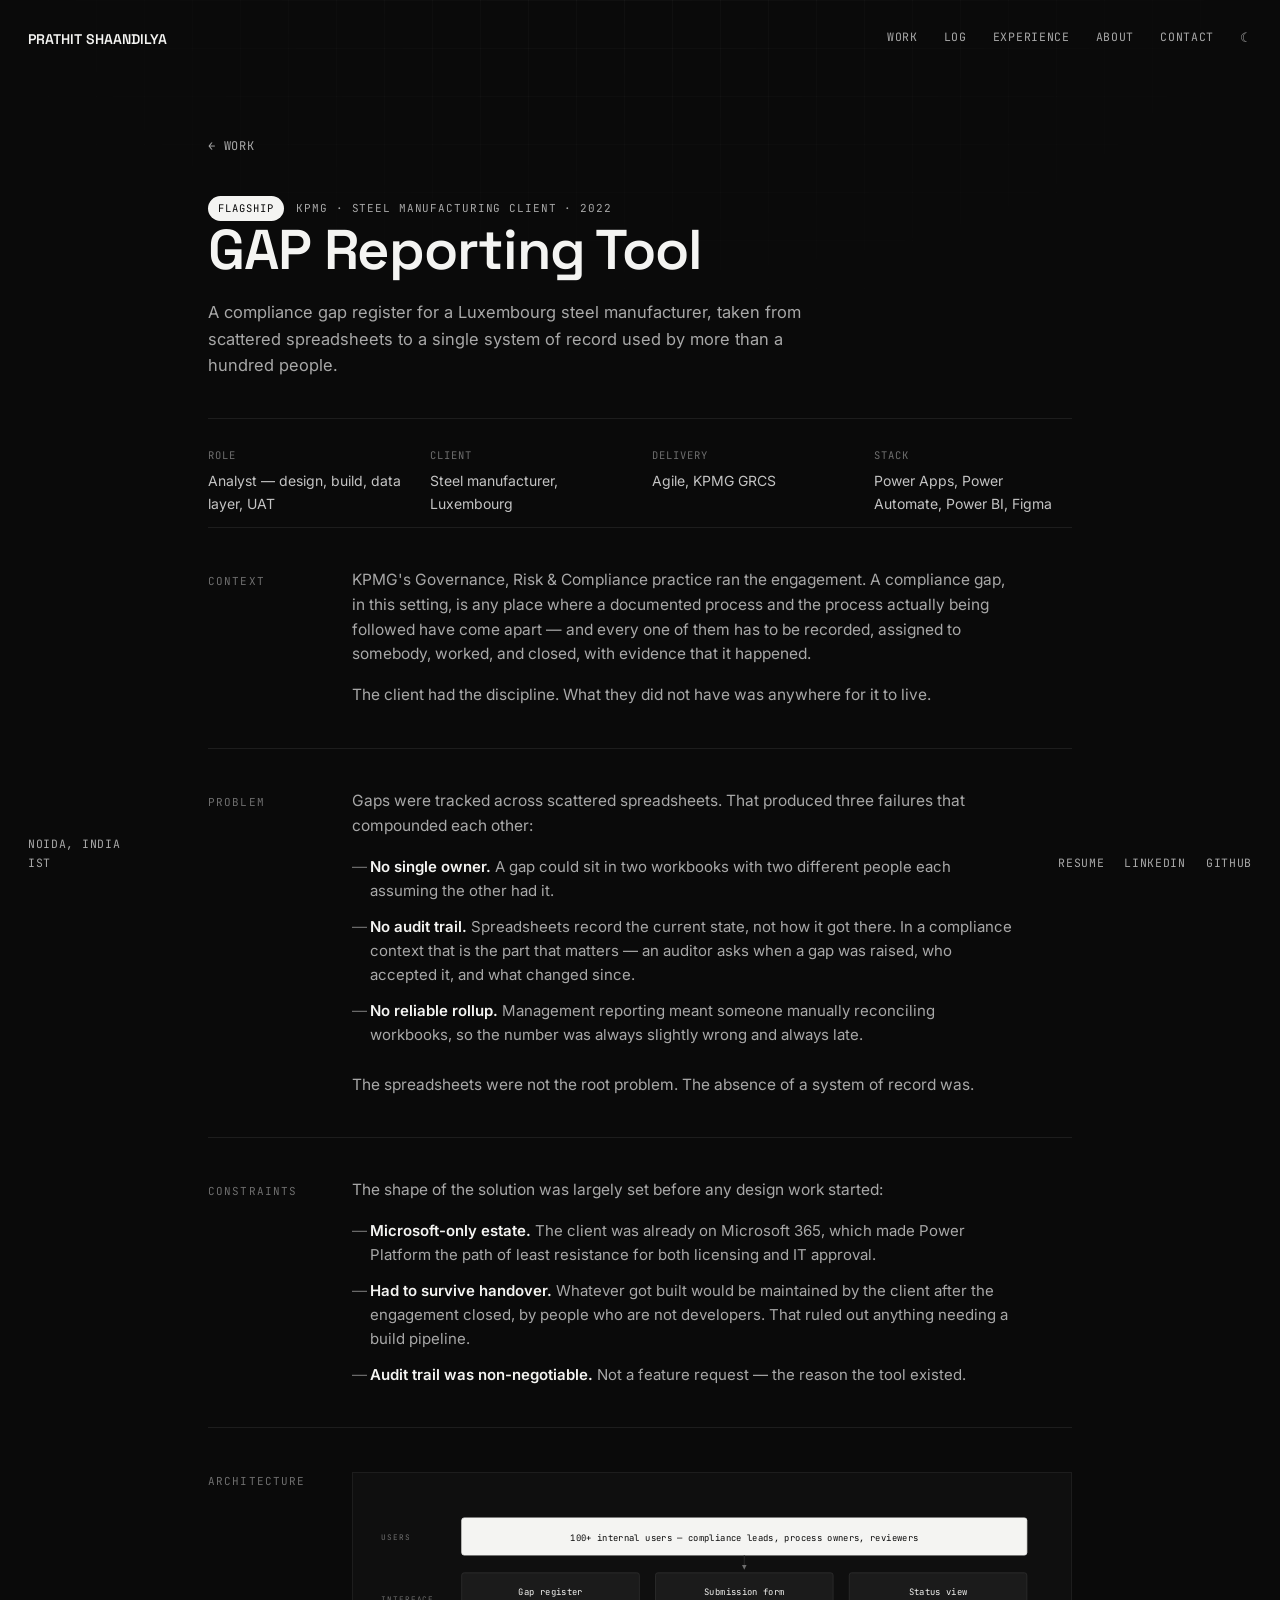
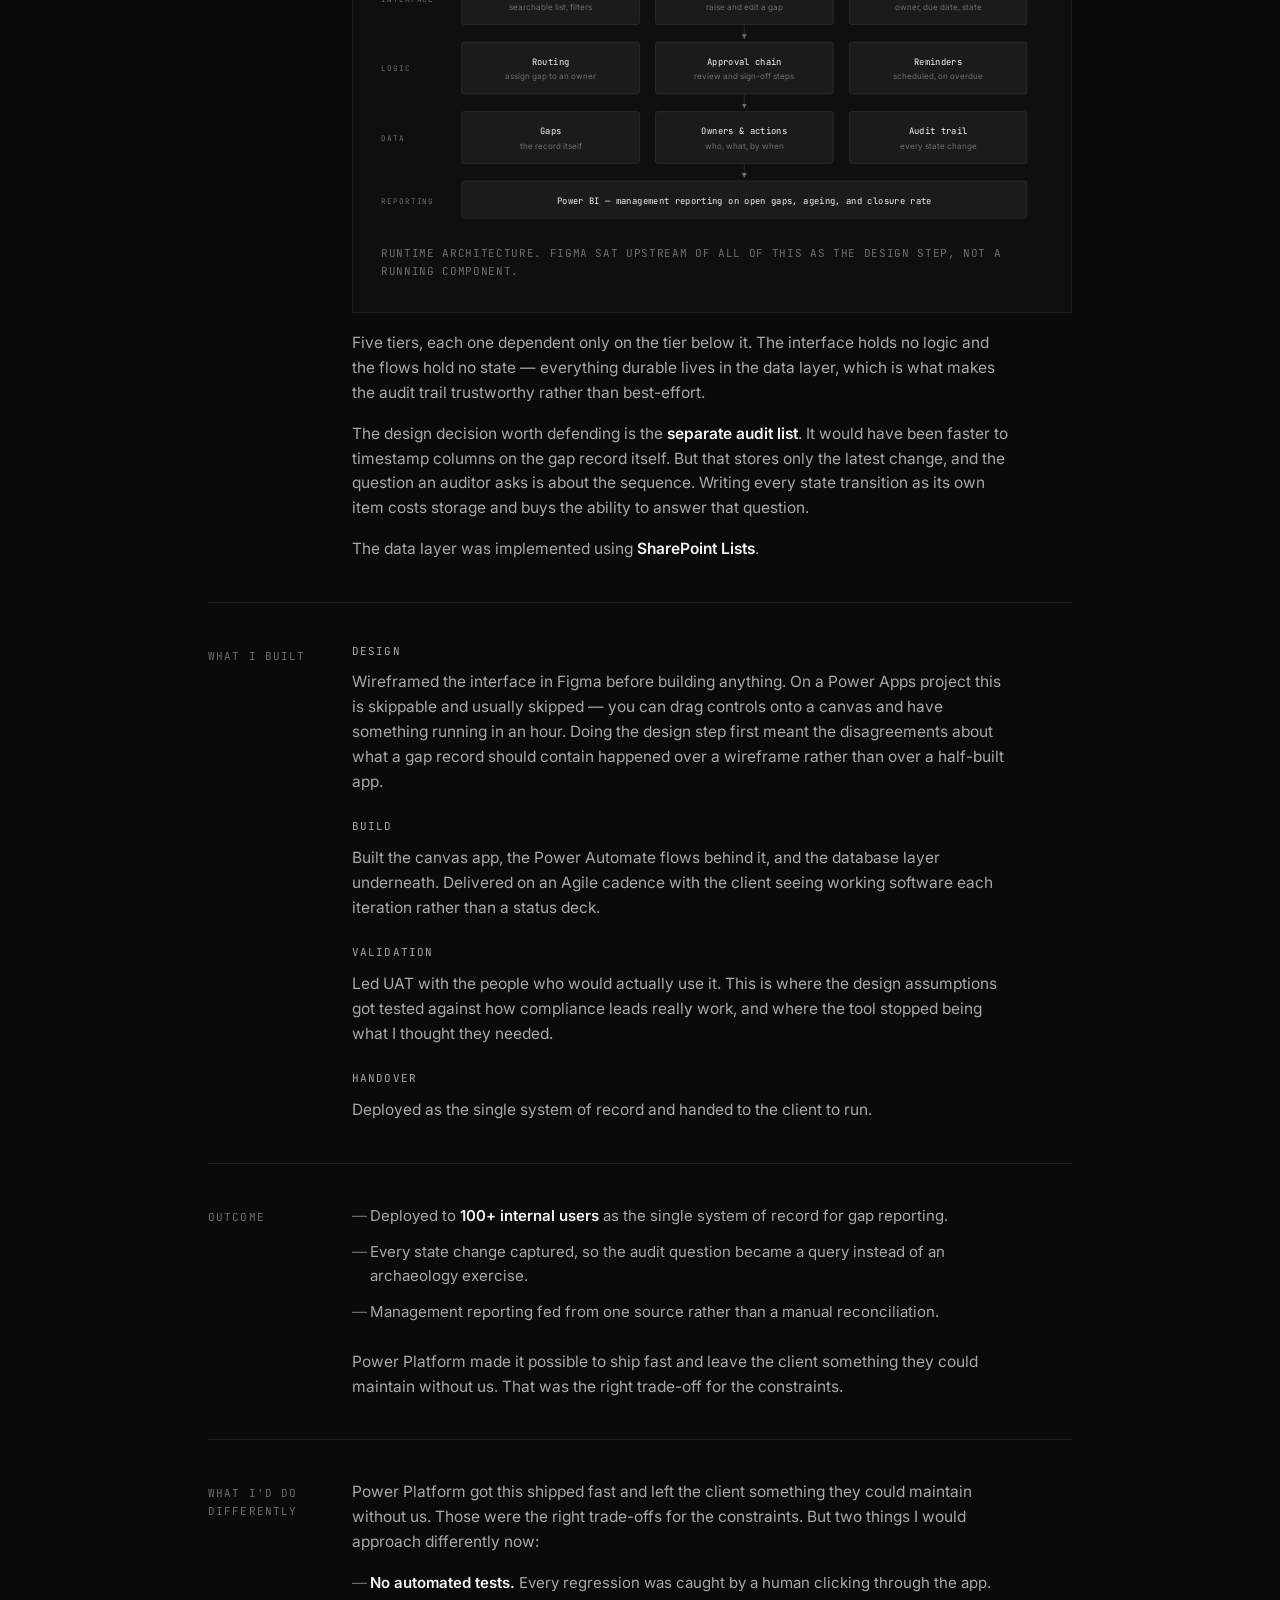
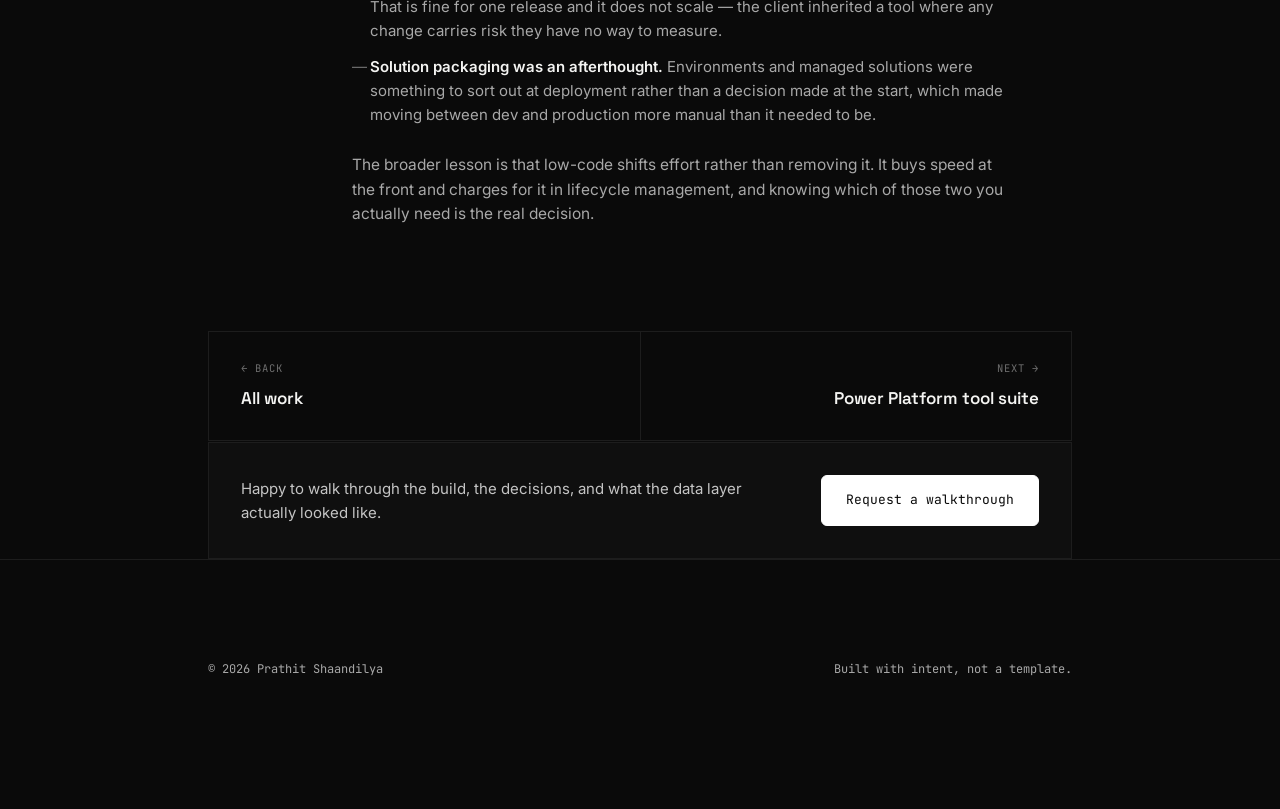
<file: work/gap-reporting-tool/index.html>
<!DOCTYPE html>
<html lang="en">
<head>
<meta charset="UTF-8">
<meta name="viewport" content="width=device-width, initial-scale=1.0">
<title>GAP Reporting Tool — Prathit Shaandilya</title>
<meta name="description" content="Compliance gap register for a Luxembourg steel manufacturer: Figma through Power Apps, Power Automate and the data layer, deployed to 100+ users.">
<link rel="canonical" href="https://pratzy101.github.io/Portfolio/work/gap-reporting-tool/">
<link rel="icon" href="data:image/svg+xml,%3Csvg xmlns='http://www.w3.org/2000/svg' viewBox='0 0 32 32'%3E%3Crect width='32' height='32' fill='%230a0a0a'/%3E%3Crect x='7' y='7' width='18' height='18' fill='none' stroke='%23f4f4f2' stroke-width='2'/%3E%3C/svg%3E">

<meta property="og:type" content="article">
<meta property="og:site_name" content="Prathit Shaandilya">
<meta property="og:title" content="GAP Reporting Tool — case study">
<meta property="og:description" content="From scattered spreadsheets to a single system of record with a real audit trail, for 100+ users.">
<meta property="og:url" content="https://pratzy101.github.io/Portfolio/work/gap-reporting-tool/">
<meta property="og:image" content="https://pratzy101.github.io/Portfolio/assets/og-image.png">
<meta property="og:image:width" content="1200">
<meta property="og:image:height" content="630">
<meta name="twitter:card" content="summary_large_image">
<meta name="twitter:title" content="GAP Reporting Tool — case study">
<meta name="twitter:description" content="From scattered spreadsheets to a single system of record with a real audit trail, for 100+ users.">
<meta name="twitter:image" content="https://pratzy101.github.io/Portfolio/assets/og-image.png">

<link rel="preconnect" href="https://fonts.googleapis.com">
<link rel="preconnect" href="https://fonts.gstatic.com" crossorigin>
<link href="https://fonts.googleapis.com/css2?family=Space+Grotesk:wght@400;500;600;700&family=Inter:wght@400;500;600&family=JetBrains+Mono:wght@400;500&display=swap" rel="stylesheet">
<link rel="stylesheet" href="../../assets/site.css">

<!-- Applies a stored light-mode choice before first paint, so navigating here
     from the homepage never flashes dark. Must stay inline and synchronous —
     see the fuller note in index.html. -->
<meta name="theme-color" content="#0a0a0a">
<script>
  try{
    if(localStorage.getItem('theme') === 'light'){
      document.documentElement.dataset.theme = 'light';
      document.querySelector('meta[name="theme-color"]').content = '#faf9f7';
    }
  }catch(e){}
</script>
</head>
<body>

<a class="skip-link" href="#main-content">Skip to content</a>
<div class="grid-bg" aria-hidden="true"></div>
<div id="cursor" aria-hidden="true"></div>

<!-- ============================================================================
     MODULE START: CHROME
     Identical to the homepage except that the section links are absolute to
     the homepage rather than same-page anchors.
     ============================================================================ -->
<div class="corner corner-tl"><a href="../../index.html" class="brand">PRATHIT SHAANDILYA</a></div>
<nav class="corner corner-tr" aria-label="Primary">
  <a href="../../index.html#work">Work</a>
  <a href="../../log.html">Log</a>
  <a href="../../index.html#experience">Experience</a>
  <a href="../../index.html#about">About</a>
  <a href="../../index.html#contact">Contact</a>
  <button class="theme-toggle" id="themeToggle" type="button"
          aria-pressed="false" aria-label="Switch to light theme">
    <span class="theme-icon" aria-hidden="true">☾</span>
  </button>
</nav>
<div class="corner corner-bl">NOIDA, INDIA<br>IST</div>
<div class="corner corner-br">
  <a href="../../assets/Prathit_Shaandilya_Resume.pdf" download>Resume</a>
  <a href="https://www.linkedin.com/in/shaandilyaprathit/" target="_blank" rel="noopener">LinkedIn</a>
  <a href="https://github.com/Pratzy101" target="_blank" rel="noopener">GitHub</a>
</div>

<button class="mob-toggle" id="mobToggle" aria-label="Open menu" aria-expanded="false" aria-controls="mobMenu">
  <span aria-hidden="true">☰</span>
</button>
<nav class="mob-menu" id="mobMenu" aria-label="Mobile">
  <a href="../../index.html#work">Work</a>
  <a href="../../log.html">Log</a>
  <a href="../../index.html#experience">Experience</a>
  <a href="../../index.html#about">About</a>
  <a href="../../index.html#contact">Contact</a>
  <div class="mob-menu-meta">
    <div class="mob-menu-links">
      <a href="../../assets/Prathit_Shaandilya_Resume.pdf" download>Resume</a>
      <a href="https://www.linkedin.com/in/shaandilyaprathit/" target="_blank" rel="noopener">LinkedIn</a>
      <a href="https://github.com/Pratzy101" target="_blank" rel="noopener">GitHub</a>
    </div>
    <div class="mob-menu-loc">Noida, India<br>IST</div>
  </div>

</nav>
<!-- ============================================================================
     MODULE END: CHROME
     ============================================================================ -->

<main id="main-content" class="subpage-main">
<div class="wrap">

<a class="back-link" href="../../index.html#work"><span aria-hidden="true">←</span> Work</a>

<div class="page-head">
  <div class="flagship-meta">
    <span class="flagship-pill">Flagship</span>
    <span class="flagship-context">KPMG · Steel manufacturing client · 2022</span>
  </div>
  <h1 class="page-title">GAP Reporting Tool</h1>
  <p class="page-lead">A compliance gap register for a Luxembourg steel manufacturer, taken from
     scattered spreadsheets to a single system of record used by more than a hundred people.</p>

  <div class="fact-strip">
    <div>
      <div class="fact-label">Role</div>
      <div class="fact-value">Analyst — design, build, data layer, UAT</div>
    </div>
    <div>
      <div class="fact-label">Client</div>
      <div class="fact-value">Steel manufacturer, Luxembourg</div>
    </div>
    <div>
      <div class="fact-label">Delivery</div>
      <div class="fact-value">Agile, KPMG GRCS</div>
    </div>
    <div>
      <div class="fact-label">Stack</div>
      <div class="fact-value">Power Apps, Power Automate, Power BI, Figma</div>
    </div>
  </div>
</div>

<div class="case-row reveal">
  <div class="case-label">Context</div>
  <div class="case-body">
    <p>KPMG's Governance, Risk &amp; Compliance practice ran the engagement. A compliance
       gap, in this setting, is any place where a documented process and the process
       actually being followed have come apart — and every one of them has to be recorded,
       assigned to somebody, worked, and closed, with evidence that it happened.</p>
    <p>The client had the discipline. What they did not have was anywhere for it to live.</p>
  </div>
</div>

<div class="case-row reveal">
  <div class="case-label">Problem</div>
  <div class="case-body">
    <p>Gaps were tracked across scattered spreadsheets. That produced three failures that
       compounded each other:</p>
    <ul>
      <li><strong>No single owner.</strong> A gap could sit in two workbooks with two different
          people each assuming the other had it.</li>
      <li><strong>No audit trail.</strong> Spreadsheets record the current state, not how it got
          there. In a compliance context that is the part that matters — an auditor asks when a
          gap was raised, who accepted it, and what changed since.</li>
      <li><strong>No reliable rollup.</strong> Management reporting meant someone manually
          reconciling workbooks, so the number was always slightly wrong and always late.</li>
    </ul>
    <p>The spreadsheets were not the root problem. The absence of a system of record was.</p>
  </div>
</div>

<div class="case-row reveal">
  <div class="case-label">Constraints</div>
  <div class="case-body">
    <p>The shape of the solution was largely set before any design work started:</p>
    <ul>
      <li><strong>Microsoft-only estate.</strong> The client was already on Microsoft 365, which
          made Power Platform the path of least resistance for both licensing and IT approval.</li>
      <li><strong>Had to survive handover.</strong> Whatever got built would be maintained by the
          client after the engagement closed, by people who are not developers. That ruled out
          anything needing a build pipeline.</li>
      <li><strong>Audit trail was non-negotiable.</strong> Not a feature request — the reason the
          tool existed.</li>
    </ul>
  </div>
</div>

<div class="case-row reveal">
  <div class="case-label">Architecture</div>
  <div class="case-body">
    <div class="diagram-wrap">
  <svg viewBox="0 0 820 404" role="img" aria-labelledby="gap-diagram-title gap-diagram-desc">
    <title id="gap-diagram-title">GAP Reporting Tool architecture</title>
    <desc id="gap-diagram-desc">Five tiers: internal users at the top, a Power Apps
      canvas app, Power Automate flows, the database layer, and Power BI reporting
      at the bottom. Each tier feeds the one below it.</desc>

    <defs>
      <marker id="arrowhead" markerWidth="8" markerHeight="8" refX="6" refY="3"
              orient="auto" markerUnits="strokeWidth">
        <path d="M0,0 L0,6 L6,3 z" class="dg-arrow"/>
      </marker>
    </defs>

    <!-- TIER 1 — USERS -->
    <text x="0" y="43" class="dg-tier">USERS</text>
    <rect x="100" y="16" width="700" height="46" rx="3" class="dg-box-accent"/>
    <text x="450" y="44" class="dg-label-invert" text-anchor="middle">100+ internal users — compliance leads, process owners, reviewers</text>
    <line x1="450" y1="62" x2="450" y2="80" class="dg-line" marker-end="url(#arrowhead)"/>

    <!-- TIER 2 — INTERFACE -->
    <text x="0" y="120" class="dg-tier">INTERFACE</text>
    <rect x="100" y="84" width="220" height="64" rx="3" class="dg-box"/>
    <text x="210" y="112" class="dg-label" text-anchor="middle">Gap register</text>
    <text x="210" y="130" class="dg-sub" text-anchor="middle">searchable list, filters</text>
    <rect x="340" y="84" width="220" height="64" rx="3" class="dg-box"/>
    <text x="450" y="112" class="dg-label" text-anchor="middle">Submission form</text>
    <text x="450" y="130" class="dg-sub" text-anchor="middle">raise and edit a gap</text>
    <rect x="580" y="84" width="220" height="64" rx="3" class="dg-box"/>
    <text x="690" y="112" class="dg-label" text-anchor="middle">Status view</text>
    <text x="690" y="130" class="dg-sub" text-anchor="middle">owner, due date, state</text>
    <text x="820" y="120" class="dg-sub" text-anchor="end"></text>
    <line x1="450" y1="148" x2="450" y2="166" class="dg-line" marker-end="url(#arrowhead)"/>

    <!-- TIER 3 — AUTOMATION -->
    <text x="0" y="206" class="dg-tier">LOGIC</text>
    <rect x="100" y="170" width="220" height="64" rx="3" class="dg-box"/>
    <text x="210" y="198" class="dg-label" text-anchor="middle">Routing</text>
    <text x="210" y="216" class="dg-sub" text-anchor="middle">assign gap to an owner</text>
    <rect x="340" y="170" width="220" height="64" rx="3" class="dg-box"/>
    <text x="450" y="198" class="dg-label" text-anchor="middle">Approval chain</text>
    <text x="450" y="216" class="dg-sub" text-anchor="middle">review and sign-off steps</text>
    <rect x="580" y="170" width="220" height="64" rx="3" class="dg-box"/>
    <text x="690" y="198" class="dg-label" text-anchor="middle">Reminders</text>
    <text x="690" y="216" class="dg-sub" text-anchor="middle">scheduled, on overdue</text>
    <line x1="450" y1="234" x2="450" y2="252" class="dg-line" marker-end="url(#arrowhead)"/>

    <!-- TIER 4 — DATA -->
    <text x="0" y="292" class="dg-tier">DATA</text>
    <rect x="100" y="256" width="220" height="64" rx="3" class="dg-box"/>
    <text x="210" y="284" class="dg-label" text-anchor="middle">Gaps</text>
    <text x="210" y="302" class="dg-sub" text-anchor="middle">the record itself</text>
    <rect x="340" y="256" width="220" height="64" rx="3" class="dg-box"/>
    <text x="450" y="284" class="dg-label" text-anchor="middle">Owners &amp; actions</text>
    <text x="450" y="302" class="dg-sub" text-anchor="middle">who, what, by when</text>
    <rect x="580" y="256" width="220" height="64" rx="3" class="dg-box"/>
    <text x="690" y="284" class="dg-label" text-anchor="middle">Audit trail</text>
    <text x="690" y="302" class="dg-sub" text-anchor="middle">every state change</text>
    <line x1="450" y1="320" x2="450" y2="338" class="dg-line" marker-end="url(#arrowhead)"/>

    <!-- TIER 5 — REPORTING -->
    <text x="0" y="370" class="dg-tier">REPORTING</text>
    <rect x="100" y="342" width="700" height="46" rx="3" class="dg-box"/>
    <text x="450" y="370" class="dg-label" text-anchor="middle">Power BI — management reporting on open gaps, ageing, and closure rate</text>
  </svg>
  <div class="diagram-caption">Runtime architecture. Figma sat upstream of all of this as the design step, not a running component.</div>
</div>
    <p>Five tiers, each one dependent only on the tier below it. The interface holds no logic
       and the flows hold no state — everything durable lives in the data layer, which is what
       makes the audit trail trustworthy rather than best-effort.</p>
    <p>The design decision worth defending is the <strong>separate audit list</strong>. It would
       have been faster to timestamp columns on the gap record itself. But that stores only the
       latest change, and the question an auditor asks is about the sequence. Writing every state
       transition as its own item costs storage and buys the ability to answer that question.</p>
    <p>The data layer was implemented using <strong>SharePoint Lists</strong>.</p>
  </div>
</div>


<div class="case-row reveal">
  <div class="case-label">What I built</div>
  <div class="case-body">
    <h4>Design</h4>
    <p>Wireframed the interface in Figma before building anything. On a Power Apps project this is
       skippable and usually skipped — you can drag controls onto a canvas and have something
       running in an hour. Doing the design step first meant the disagreements about what a gap
       record should contain happened over a wireframe rather than over a half-built app.</p>

    <h4>Build</h4>
    <p>Built the canvas app, the Power Automate flows behind it, and the database layer underneath.
       Delivered on an Agile cadence with the client seeing working software each iteration rather
       than a status deck.</p>

    <h4>Validation</h4>
    <p>Led UAT with the people who would actually use it. This is where the design assumptions got
       tested against how compliance leads really work, and where the tool stopped being what I
       thought they needed.</p>

    <h4>Handover</h4>
    <p>Deployed as the single system of record and handed to the client to run.</p>
  </div>
</div>

<div class="case-row reveal">
  <div class="case-label">Outcome</div>
  <div class="case-body">
    <ul>
      <li>Deployed to <strong>100+ internal users</strong> as the single system of record for gap
          reporting.</li>
      <li>Every state change captured, so the audit question became a query instead of an
          archaeology exercise.</li>
      <li>Management reporting fed from one source rather than a manual reconciliation.</li>
    </ul>
      <p>Power Platform made it possible to ship fast and leave the client something they could
         maintain without us. That was the right trade-off for the constraints. </p>
  </div>
</div>

<div class="case-row reveal">
  <div class="case-label">What I'd do differently</div>
  <div class="case-body">
    <p>Power Platform got this shipped fast and left the client something they could maintain
       without us. Those were the right trade-offs for the constraints. But two things I would
       approach differently now:</p>
    <ul>
      <li><strong>No automated tests.</strong> Every regression was caught by a human clicking
          through the app. That is fine for one release and it does not scale — the client
          inherited a tool where any change carries risk they have no way to measure.</li>
      <li><strong>Solution packaging was an afterthought.</strong> Environments and managed
          solutions were something to sort out at deployment rather than a decision made at the
          start, which made moving between dev and production more manual than it needed to be.</li>
    </ul>
    <p>The broader lesson is that low-code shifts effort rather than removing it. It buys speed at
       the front and charges for it in lifecycle management, and knowing which of those two you
       actually need is the real decision.</p>
  </div>
</div>

</div>
<div class="wrap">
<nav class="case-nav reveal" aria-label="Other projects">
  <a href="../../index.html#work">
    <span class="case-nav-label">← Back</span>
    <span class="case-nav-title">All work</span>
  </a>
  <a href="../power-platform-suite/">
    <span class="case-nav-label">Next →</span>
    <span class="case-nav-title">Power Platform tool suite</span>
  </a>
</nav>
<div class="case-cta reveal">
  <p>Happy to walk through the build, the decisions, and what the data layer actually looked like.</p>
  <a class="btn btn-primary" href="mailto:shaandilyaprathit@gmail.com?subject=Walkthrough%3A%20GAP%20Reporting%20Tool">Request a walkthrough</a>
</div>
</div>

</main>

<footer>
  <div class="wrap">
    <span>© 2026 Prathit Shaandilya</span>
    <span>Built with intent, not a template.</span>
  </div>
</footer>

<script src="../../assets/site.js" defer></script>
<!-- Cloudflare Web Analytics — swap the placeholder token below for the real one. -->
<script defer src="https://static.cloudflareinsights.com/beacon.min.js"
        data-cf-beacon='{"token": "d493bfedbdd84c4985286b6f5f728c3f"}'></script>

</body>
</html>
</file>
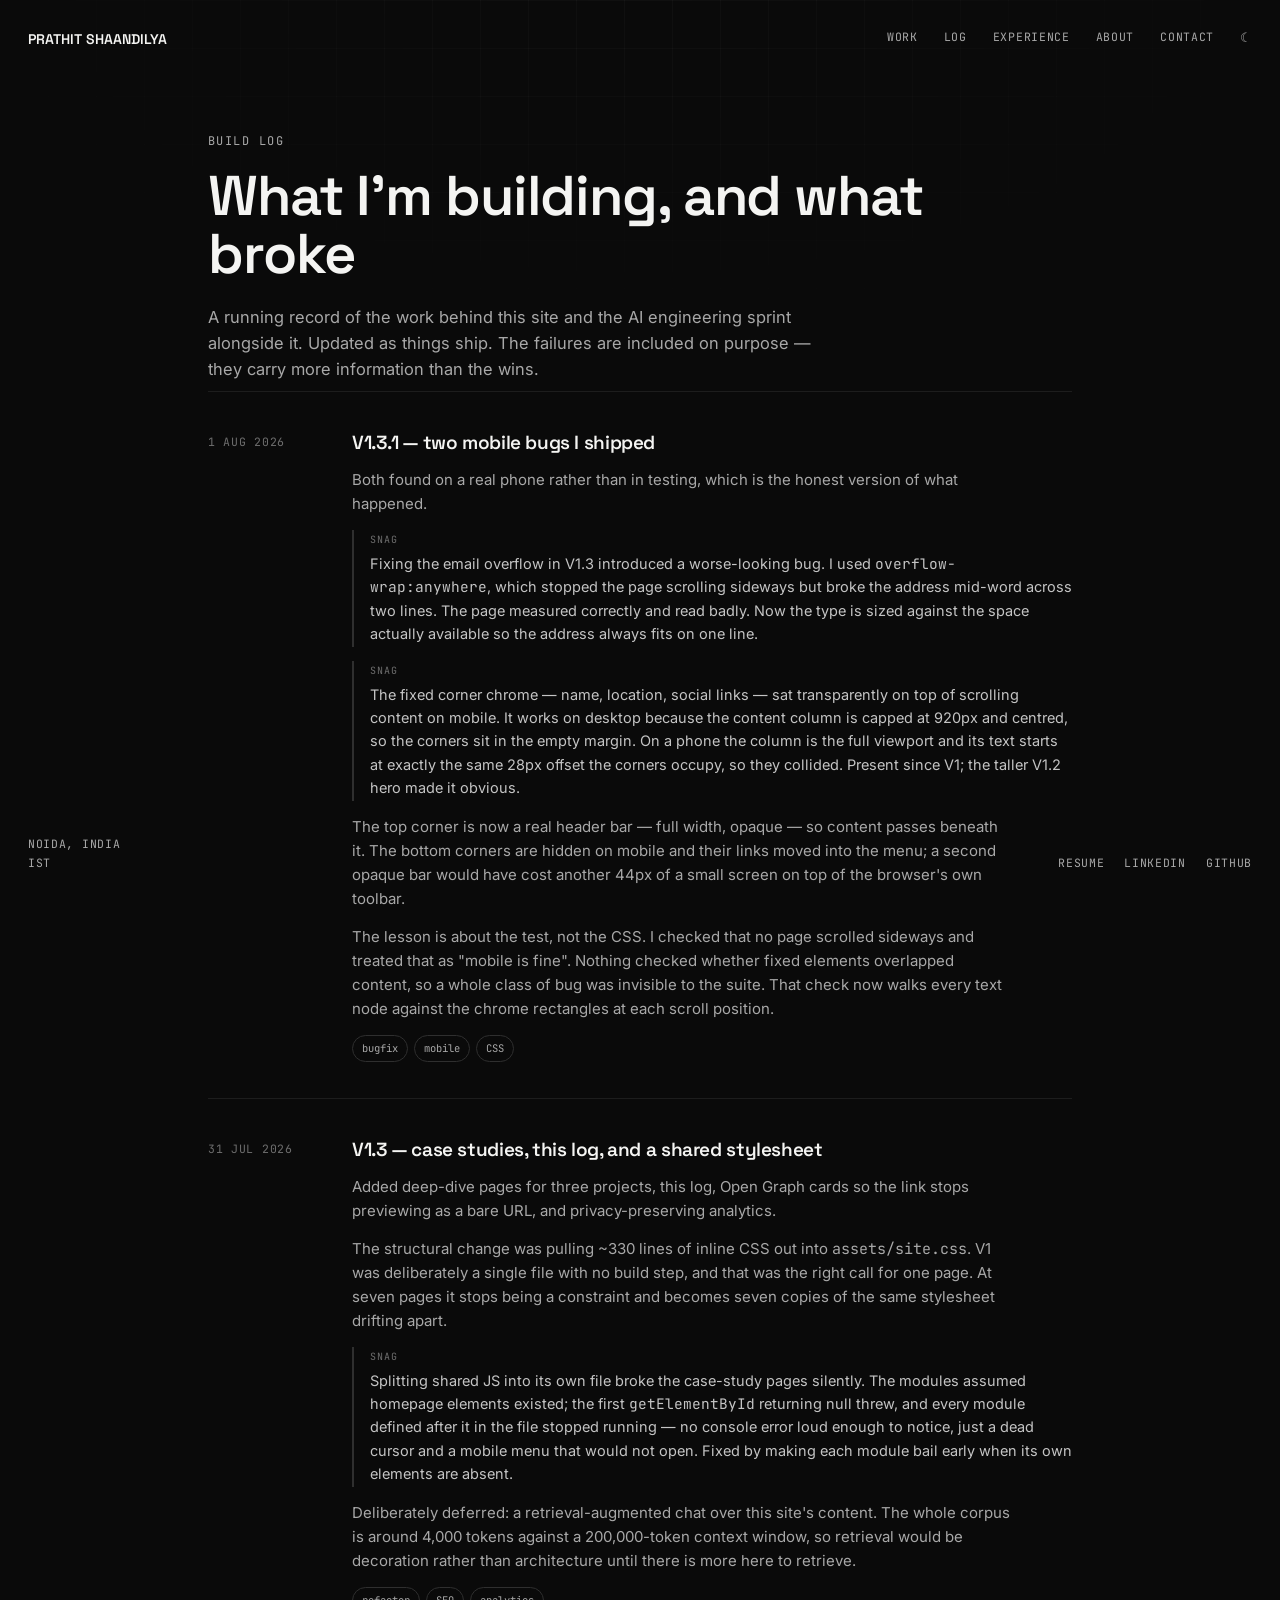
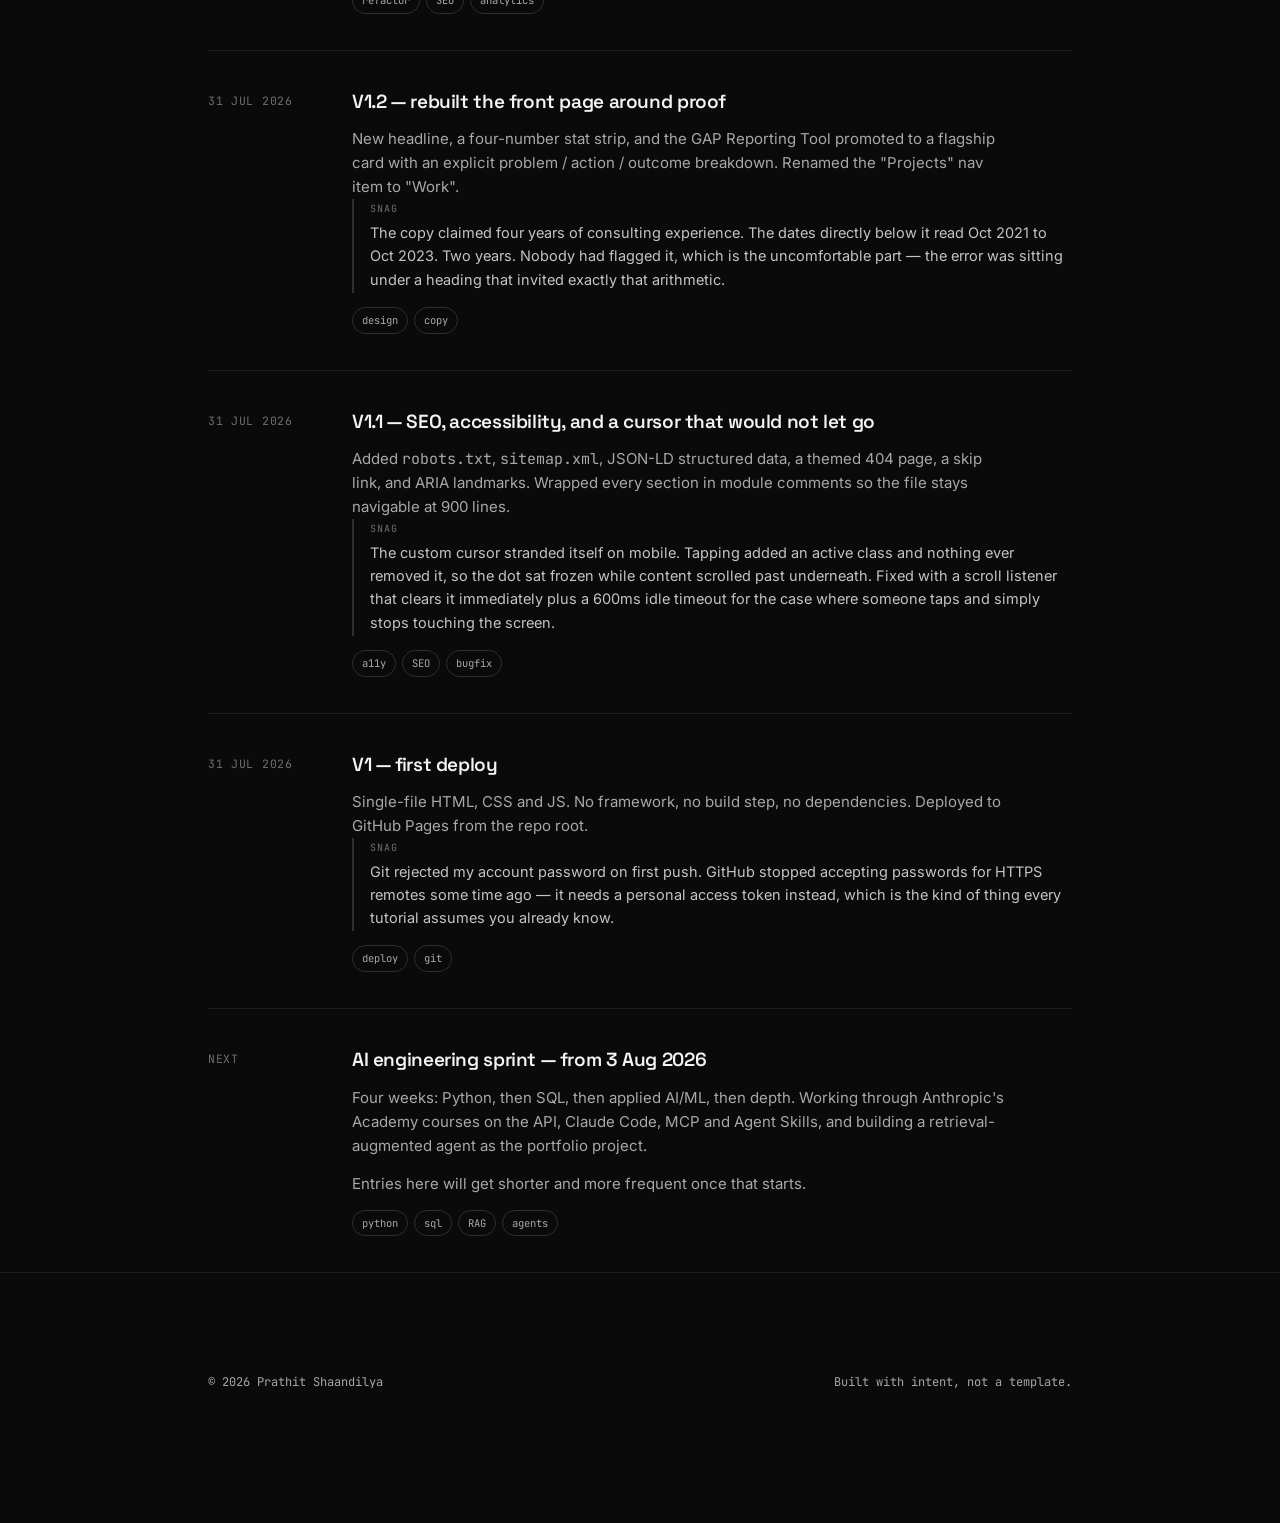
<file: log.html>
<!DOCTYPE html>
<html lang="en">
<head>
<meta charset="UTF-8">
<meta name="viewport" content="width=device-width, initial-scale=1.0">
<title>Build log — Prathit Shaandilya</title>
<meta name="description" content="A running record of what I'm building and what broke along the way — portfolio versions and an AI engineering sprint.">
<link rel="canonical" href="https://pratzy101.github.io/Portfolio/log.html">
<link rel="icon" href="data:image/svg+xml,%3Csvg xmlns='http://www.w3.org/2000/svg' viewBox='0 0 32 32'%3E%3Crect width='32' height='32' fill='%230a0a0a'/%3E%3Crect x='7' y='7' width='18' height='18' fill='none' stroke='%23f4f4f2' stroke-width='2'/%3E%3C/svg%3E">

<meta property="og:type" content="article">
<meta property="og:site_name" content="Prathit Shaandilya">
<meta property="og:title" content="Build log — Prathit Shaandilya">
<meta property="og:description" content="What I'm building, and what broke. Portfolio versions and an AI engineering sprint, failures included.">
<meta property="og:url" content="https://pratzy101.github.io/Portfolio/log.html">
<meta property="og:image" content="https://pratzy101.github.io/Portfolio/assets/og-image.png">
<meta property="og:image:width" content="1200">
<meta property="og:image:height" content="630">
<meta name="twitter:card" content="summary_large_image">
<meta name="twitter:title" content="Build log — Prathit Shaandilya">
<meta name="twitter:description" content="What I'm building, and what broke. Portfolio versions and an AI engineering sprint, failures included.">
<meta name="twitter:image" content="https://pratzy101.github.io/Portfolio/assets/og-image.png">

<link rel="preconnect" href="https://fonts.googleapis.com">
<link rel="preconnect" href="https://fonts.gstatic.com" crossorigin>
<link href="https://fonts.googleapis.com/css2?family=Space+Grotesk:wght@400;500;600;700&family=Inter:wght@400;500;600&family=JetBrains+Mono:wght@400;500&display=swap" rel="stylesheet">
<link rel="stylesheet" href="assets/site.css">

<!-- Applies a stored light-mode choice before first paint, so navigating here
     from the homepage never flashes dark. Must stay inline and synchronous —
     see the fuller note in index.html. -->
<meta name="theme-color" content="#0a0a0a">
<script>
  try{
    if(localStorage.getItem('theme') === 'light'){
      document.documentElement.dataset.theme = 'light';
      document.querySelector('meta[name="theme-color"]').content = '#faf9f7';
    }
  }catch(e){}
</script>
</head>
<body>

<a class="skip-link" href="#main-content">Skip to content</a>
<div class="grid-bg" aria-hidden="true"></div>
<div id="cursor" aria-hidden="true"></div>

<!-- ============================================================================
     MODULE START: CHROME
     Identical to the homepage except that the section links are absolute to
     the homepage rather than same-page anchors.
     ============================================================================ -->
<div class="corner corner-tl"><a href="index.html" class="brand">PRATHIT SHAANDILYA</a></div>
<nav class="corner corner-tr" aria-label="Primary">
  <a href="index.html#work">Work</a>
  <a href="log.html">Log</a>
  <a href="index.html#experience">Experience</a>
  <a href="index.html#about">About</a>
  <a href="index.html#contact">Contact</a>
  <button class="theme-toggle" id="themeToggle" type="button"
          aria-pressed="false" aria-label="Switch to light theme">
    <span class="theme-icon" aria-hidden="true">☾</span>
  </button>
</nav>
<div class="corner corner-bl">NOIDA, INDIA<br>IST</div>
<div class="corner corner-br">
  <a href="assets/Prathit_Shaandilya_Resume.pdf" download>Resume</a>
  <a href="https://www.linkedin.com/in/shaandilyaprathit/" target="_blank" rel="noopener">LinkedIn</a>
  <a href="https://github.com/Pratzy101" target="_blank" rel="noopener">GitHub</a>
</div>

<button class="mob-toggle" id="mobToggle" aria-label="Open menu" aria-expanded="false" aria-controls="mobMenu">
  <span aria-hidden="true">☰</span>
</button>
<nav class="mob-menu" id="mobMenu" aria-label="Mobile">
  <a href="index.html#work">Work</a>
  <a href="log.html">Log</a>
  <a href="index.html#experience">Experience</a>
  <a href="index.html#about">About</a>
  <a href="index.html#contact">Contact</a>
  <div class="mob-menu-meta">
    <div class="mob-menu-links">
      <a href="assets/Prathit_Shaandilya_Resume.pdf" download>Resume</a>
      <a href="https://www.linkedin.com/in/shaandilyaprathit/" target="_blank" rel="noopener">LinkedIn</a>
      <a href="https://github.com/Pratzy101" target="_blank" rel="noopener">GitHub</a>
    </div>
    <div class="mob-menu-loc">Noida, India<br>IST</div>
  </div>

</nav>
<!-- ============================================================================
     MODULE END: CHROME
     ============================================================================ -->

<main id="main-content" class="subpage-main">
<div class="wrap">

<!-- ============================================================================
     BUILD LOG
     Newest entry first. To add one, copy an .log-entry block to the top of the
     list and fill it in. Keep the snag — a log without failures is a changelog,
     and a changelog is not evidence of judgement.
     ============================================================================ -->

<div class="page-head">
  <span class="eyebrow">Build log</span>
  <h1 class="page-title">What I'm building, and what broke</h1>
  <p class="page-lead">A running record of the work behind this site and the AI engineering
     sprint alongside it. Updated as things ship. The failures are included on purpose —
     they carry more information than the wins.</p>
</div>

<div class="log-entry reveal">
  <div class="log-date">1 Aug 2026</div>
  <div class="log-body">
    <h3>V1.3.1 — two mobile bugs I shipped</h3>
    <p>Both found on a real phone rather than in testing, which is the honest
       version of what happened.</p>
    <div class="log-snag">
      <span class="log-snag-label">Snag</span>
      Fixing the email overflow in V1.3 introduced a worse-looking bug. I used
      <span class="mono">overflow-wrap:anywhere</span>, which stopped the page
      scrolling sideways but broke the address mid-word across two lines. The
      page measured correctly and read badly. Now the type is sized against the
      space actually available so the address always fits on one line.
    </div>
    <div class="log-snag">
      <span class="log-snag-label">Snag</span>
      The fixed corner chrome — name, location, social links — sat transparently
      on top of scrolling content on mobile. It works on desktop because the
      content column is capped at 920px and centred, so the corners sit in the
      empty margin. On a phone the column is the full viewport and its text
      starts at exactly the same 28px offset the corners occupy, so they
      collided. Present since V1; the taller V1.2 hero made it obvious.
    </div>
    <p>The top corner is now a real header bar — full width, opaque — so content
       passes beneath it. The bottom corners are hidden on mobile and their links
       moved into the menu; a second opaque bar would have cost another 44px of a
       small screen on top of the browser's own toolbar.</p>
    <p>The lesson is about the test, not the CSS. I checked that no page scrolled
       sideways and treated that as "mobile is fine". Nothing checked whether
       fixed elements overlapped content, so a whole class of bug was invisible
       to the suite. That check now walks every text node against the chrome
       rectangles at each scroll position.</p>
    <div class="log-tags">
      <span class="tag">bugfix</span><span class="tag">mobile</span><span class="tag">CSS</span>
    </div>
  </div>
</div>

<div class="log-entry reveal">
  <div class="log-date">31 Jul 2026</div>
  <div class="log-body">
    <h3>V1.3 — case studies, this log, and a shared stylesheet</h3>
    <p>Added deep-dive pages for three projects, this log, Open Graph cards so the link
       stops previewing as a bare URL, and privacy-preserving analytics.</p>
    <p>The structural change was pulling ~330 lines of inline CSS out into
       <span class="mono">assets/site.css</span>. V1 was deliberately a single file with no
       build step, and that was the right call for one page. At seven pages it stops being a
       constraint and becomes seven copies of the same stylesheet drifting apart.</p>
    <div class="log-snag">
      <span class="log-snag-label">Snag</span>
      Splitting shared JS into its own file broke the case-study pages silently. The modules
      assumed homepage elements existed; the first <span class="mono">getElementById</span>
      returning null threw, and every module defined after it in the file stopped running —
      no console error loud enough to notice, just a dead cursor and a mobile menu that would
      not open. Fixed by making each module bail early when its own elements are absent.
    </div>
    <p>Deliberately deferred: a retrieval-augmented chat over this site's content. The whole
       corpus is around 4,000 tokens against a 200,000-token context window, so retrieval
       would be decoration rather than architecture until there is more here to retrieve.</p>
    <div class="log-tags">
      <span class="tag">refactor</span><span class="tag">SEO</span><span class="tag">analytics</span>
    </div>
  </div>
</div>

<div class="log-entry reveal">
  <div class="log-date">31 Jul 2026</div>
  <div class="log-body">
    <h3>V1.2 — rebuilt the front page around proof</h3>
    <p>New headline, a four-number stat strip, and the GAP Reporting Tool promoted to a
       flagship card with an explicit problem / action / outcome breakdown. Renamed the
       "Projects" nav item to "Work".</p>
    <div class="log-snag">
      <span class="log-snag-label">Snag</span>
      The copy claimed four years of consulting experience. The dates directly below it read
      Oct 2021 to Oct 2023. Two years. Nobody had flagged it, which is the uncomfortable part —
      the error was sitting under a heading that invited exactly that arithmetic.
    </div>
    <div class="log-tags"><span class="tag">design</span><span class="tag">copy</span></div>
  </div>
</div>

<div class="log-entry reveal">
  <div class="log-date">31 Jul 2026</div>
  <div class="log-body">
    <h3>V1.1 — SEO, accessibility, and a cursor that would not let go</h3>
    <p>Added <span class="mono">robots.txt</span>, <span class="mono">sitemap.xml</span>,
       JSON-LD structured data, a themed 404 page, a skip link, and ARIA landmarks. Wrapped
       every section in module comments so the file stays navigable at 900 lines.</p>
    <div class="log-snag">
      <span class="log-snag-label">Snag</span>
      The custom cursor stranded itself on mobile. Tapping added an active class and nothing
      ever removed it, so the dot sat frozen while content scrolled past underneath. Fixed
      with a scroll listener that clears it immediately plus a 600ms idle timeout for the
      case where someone taps and simply stops touching the screen.
    </div>
    <div class="log-tags"><span class="tag">a11y</span><span class="tag">SEO</span><span class="tag">bugfix</span></div>
  </div>
</div>

<div class="log-entry reveal">
  <div class="log-date">31 Jul 2026</div>
  <div class="log-body">
    <h3>V1 — first deploy</h3>
    <p>Single-file HTML, CSS and JS. No framework, no build step, no dependencies. Deployed
       to GitHub Pages from the repo root.</p>
    <div class="log-snag">
      <span class="log-snag-label">Snag</span>
      Git rejected my account password on first push. GitHub stopped accepting passwords for
      HTTPS remotes some time ago — it needs a personal access token instead, which is the
      kind of thing every tutorial assumes you already know.
    </div>
    <div class="log-tags"><span class="tag">deploy</span><span class="tag">git</span></div>
  </div>
</div>

<div class="log-entry reveal">
  <div class="log-date">Next</div>
  <div class="log-body">
    <h3>AI engineering sprint — from 3 Aug 2026</h3>
    <p>Four weeks: Python, then SQL, then applied AI/ML, then depth. Working through
       Anthropic's Academy courses on the API, Claude Code, MCP and Agent Skills, and building
       a retrieval-augmented agent as the portfolio project.</p>
    <p>Entries here will get shorter and more frequent once that starts.</p>
    <div class="log-tags"><span class="tag">python</span><span class="tag">sql</span><span class="tag">RAG</span><span class="tag">agents</span></div>
  </div>
</div>

</div>

</main>

<footer>
  <div class="wrap">
    <span>© 2026 Prathit Shaandilya</span>
    <span>Built with intent, not a template.</span>
  </div>
</footer>

<script src="assets/site.js" defer></script>
<!-- Cloudflare Web Analytics — swap the placeholder token below for the real one. -->
<script defer src="https://static.cloudflareinsights.com/beacon.min.js"
        data-cf-beacon='{"token": "d493bfedbdd84c4985286b6f5f728c3f"}'></script>

</body>
</html>
</file>
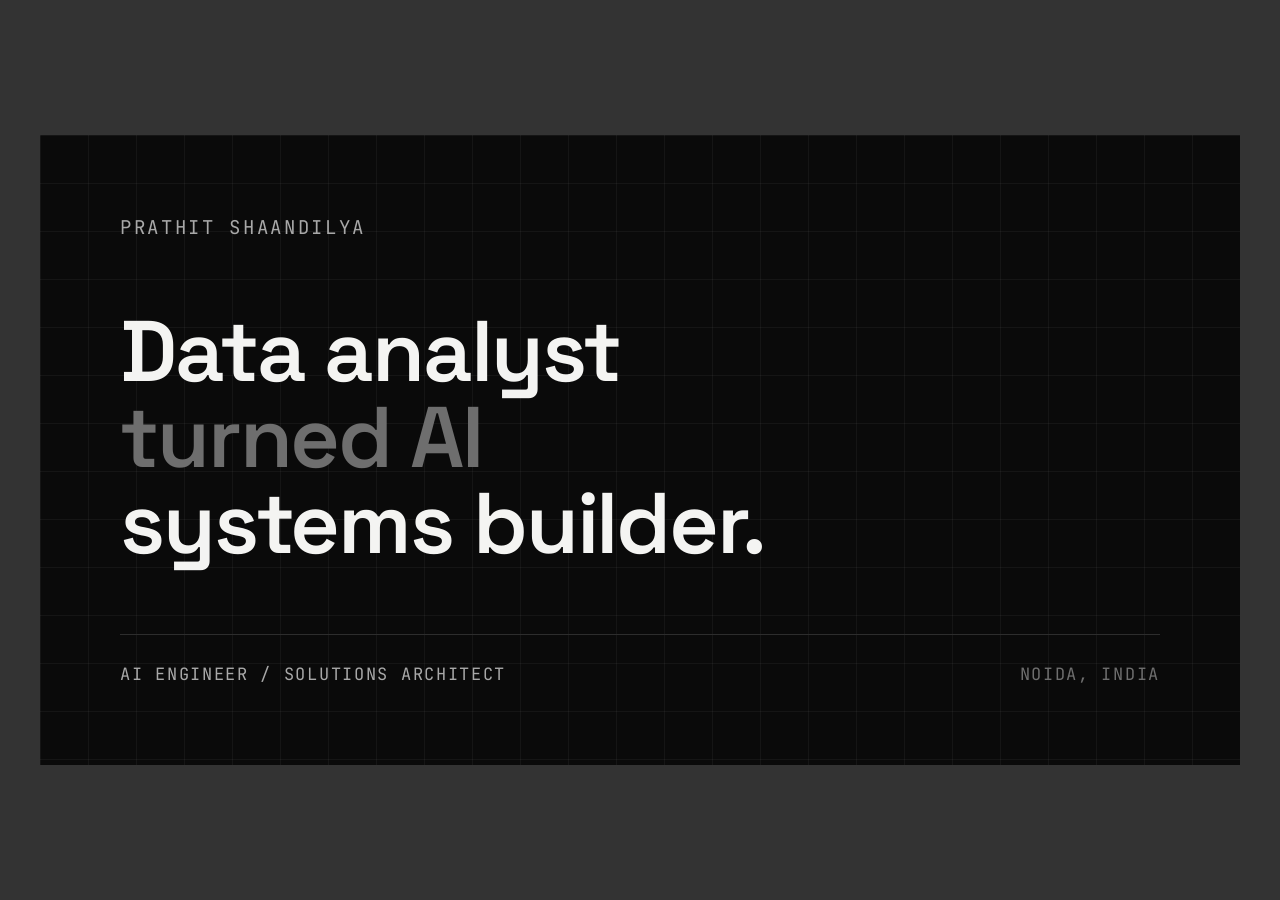
<file: assets/og-image.html>
<!DOCTYPE html>
<html lang="en">
<head>
<meta charset="UTF-8">
<title>OG image source — 1200×630</title>
<!-- ============================================================================
     SOURCE FOR assets/og-image.png

     The committed PNG was rendered without Space Grotesk installed, so it uses
     a substitute face. This file is the brand-exact version.

     To regenerate:
       1. Open this file in Chrome
       2. Cmd+Opt+I -> device toolbar -> Responsive -> set 1200 x 630
       3. Cmd+Shift+P -> "Capture screenshot"
       4. Save over assets/og-image.png
       5. Re-share the link on LinkedIn to bust their preview cache

     This file is never linked from the site. It exists only to produce the PNG.
     ============================================================================ -->
<link rel="preconnect" href="https://fonts.googleapis.com">
<link rel="preconnect" href="https://fonts.gstatic.com" crossorigin>
<link href="https://fonts.googleapis.com/css2?family=Space+Grotesk:wght@400;500;600;700&family=JetBrains+Mono:wght@400;500&display=swap" rel="stylesheet">
<style>
  *{ box-sizing:border-box; margin:0; padding:0; }
  body{ background:#333; display:flex; align-items:center; justify-content:center; min-height:100vh; }
  .card{
    width:1200px; height:630px; background:#0a0a0a; position:relative;
    padding:80px; display:flex; flex-direction:column; justify-content:space-between;
    overflow:hidden;
  }
  .card::before{
    content:''; position:absolute; inset:0; pointer-events:none;
    background-image:
      linear-gradient(rgba(255,255,255,0.045) 1px, transparent 1px),
      linear-gradient(90deg, rgba(255,255,255,0.045) 1px, transparent 1px);
    background-size:48px 48px;
  }
  .card > *{ position:relative; }
  .eyebrow{
    font-family:'JetBrains Mono', monospace; font-size:19px; letter-spacing:0.14em;
    color:#a8a8a8; text-transform:uppercase;
  }
  h1{
    font-family:'Space Grotesk', sans-serif; font-size:86px; font-weight:600;
    line-height:1.0; letter-spacing:-0.025em; color:#f4f4f2;
  }
  h1 .dim{ color:#6e6e6e; display:block; }
  h1 span{ display:block; }
  .foot{
    display:flex; justify-content:space-between; align-items:flex-end;
    border-top:1px solid #2d2d2d; padding-top:28px;
    font-family:'JetBrains Mono', monospace; font-size:17px; letter-spacing:0.1em;
    text-transform:uppercase;
  }
  .foot .role{ color:#a8a8a8; }
  .foot .loc{ color:#6e6e6e; }
</style>
</head>
<body>
  <div class="card">
    <div class="eyebrow">Prathit Shaandilya</div>
    <h1>
      <span>Data analyst</span>
      <span class="dim">turned AI</span>
      <span>systems builder.</span>
    </h1>
    <div class="foot">
      <span class="role">AI Engineer / Solutions Architect</span>
      <span class="loc">Noida, India</span>
    </div>
  </div>
</body>
</html>
</file>
<file: assets/site.css>
/* ============================================================================
   DESIGN TOKENS
   All colours, sizes, and timing values. Change here to update the whole site.

   V1.2 palette note: the new design uses several near-duplicate greys
   (#8a8a8a and #a8a8a8, #0d0d0d and #0f0f0f) that were likely just small
   drift from the design tool rather than deliberate distinct tones — they're
   consolidated into single tokens here (--text-dim, --surface-raised) for
   maintainability. The visual difference is under 3%, imperceptible in practice.

   V1.4 theming note: dark is the default and lives here in :root. Light is
   opt-in — the toggle sets data-theme="light" on <html> and the block below
   overrides the same names. Nothing else in this file knows a theme exists;
   every rule reads a token, so both palettes come from one set of rules.

   --contrast (was --white in V1.3) is not a colour, it is "maximum contrast
   against the background": the focus ring, the skip link, the primary button
   fill, every hover state. It goes near-black in light mode, so the old name
   would have been actively wrong.
   ============================================================================ */
:root{
  --bg:#0a0a0a;
  --surface:#141414;
  --surface-2:#1b1b1b;
  --surface-raised:#0f0f0f;
  --border:#2f2f2f;
  --border-soft:#1d1d1d;
  --text:#f4f4f2;
  --text-soft:#c4c4c4;
  --text-dim:#a8a8a8;
  --text-faint:#6e6e6e;
  --text-marquee:#7d7d7d;
  --contrast:#ffffff;
  --grid-line:rgba(255,255,255,0.026);
  --shadow-card:none;
  --maxw:920px;
}

/* The light greys are hand-picked, not a lightness-flip of the dark ones.
   Inverting #a8a8a8 lands around 3:1 on an off-white background, which fails
   AA for body text — and --text-dim carries most of the prose on this site
   (.section-lead, .xrow ul, .case-body p). These are measured instead:
   --text-dim ~6.5:1, --text-faint ~4.6:1.

   The background is warm off-white rather than #ffffff so the surfaces above
   it (--surface, --surface-raised) still have somewhere to sit. On pure white
   a raised card can only go darker, which reads inverted. */
:root[data-theme="light"]{
  --bg:#faf9f7;
  --surface:#f1f0ec;
  --surface-2:#e8e7e2;
  --surface-raised:#f5f4f1;
  --border:#d6d4ce;
  --border-soft:#e6e4de;
  --text:#16150f;
  --text-soft:#3d3b35;
  --text-dim:#5a584f;
  /* Measured against --surface-raised, not --bg: --text-faint's worst case is
     .diagram-caption sitting on a raised panel, which is the lightest surface
     it ever lands on. Tuned against --bg alone it passes there and quietly
     fails by a tenth on the panel. */
  --text-faint:#6e6b63;
  --text-marquee:#6f6c64;
  --contrast:#0a0a0a;
  --grid-line:rgba(0,0,0,0.045);
  --shadow-card:0 1px 2px rgba(0,0,0,0.04);
}

/* ============================================================================
   RESET AND BASE
   ============================================================================ */
*{box-sizing:border-box; margin:0; padding:0;}
html{scroll-behavior:smooth;}
body{
  background:var(--bg); color:var(--text); font-family:'Inter', system-ui, sans-serif;
  line-height:1.6; -webkit-font-smoothing:antialiased; cursor:none;
}
@media (prefers-reduced-motion:reduce){
  html{ scroll-behavior:auto; }
}

::selection{ background:var(--contrast); color:var(--bg); }
h1,h2,h3{ font-family:'Space Grotesk', sans-serif; letter-spacing:-0.02em; }
.mono{ font-family:'JetBrains Mono', monospace; }
a{ color:inherit; text-decoration:none; }
ul{ list-style:none; }
.wrap{ max-width:var(--maxw); margin:0 auto; padding:0 28px; }

:focus-visible{ outline:2px solid var(--contrast); outline-offset:3px; }

.sr-only{
  position:absolute; width:1px; height:1px; padding:0; margin:-1px;
  overflow:hidden; clip:rect(0 0 0 0); white-space:nowrap; border:0;
}

/* ============================================================================
   SKIP LINK
   Lets keyboard and screen-reader users jump past the fixed nav chrome
   straight to content. Hidden until focused.
   ============================================================================ */
.skip-link{
  position:absolute; top:8px; left:8px; z-index:9999;
  padding:10px 16px; background:var(--contrast); color:var(--bg);
  border-radius:6px; font-family:'JetBrains Mono', monospace; font-size:13px;
  transform:translateY(-200%); transition:transform .2s ease;
}
.skip-link:focus{ transform:translateY(0); }

/* ============================================================================
   BACKGROUND GRID
   ============================================================================ */
.grid-bg{
  position:fixed; inset:0; z-index:-1; pointer-events:none;
  background-image:
    linear-gradient(var(--grid-line) 1px, transparent 1px),
    linear-gradient(90deg, var(--grid-line) 1px, transparent 1px);
  background-size:48px 48px;
  -webkit-mask-image:radial-gradient(ellipse 80% 55% at 50% 0%, black 0%, transparent 70%);
  mask-image:radial-gradient(ellipse 80% 55% at 50% 0%, black 0%, transparent 70%);
}

/* ============================================================================
   CUSTOM CURSOR
   Restored in V1.2 — the uploaded design had no cursor code at all, and
   no JS of any kind. Same fixed-in-V1.1 behaviour: scroll clears it
   immediately, plus a 600ms idle timeout as backup.

   V1.4 — THIS IS THE ONE PLACE THAT MUST NOT USE --contrast. White here is
   deliberate and theme-independent, because mix-blend-mode:difference is
   already doing the theming: difference against pure white *is* inversion,
   so the same white gives a dark cursor on a light page and a light cursor
   on a dark one, with no token involved.

   Swapping in --contrast breaks the grow state specifically. In light mode
   it becomes a solid near-black 52px disc, and difference against near-black
   is close to a no-op, so the disc paints over whatever it is hovering and
   the nav links vanish underneath it. With white, the circle inverts the
   text under it instead — the intended effect, legible in both themes.
   ============================================================================ */
#cursor{
  position:fixed; top:0; left:0; width:16px; height:16px; border-radius:50%;
  border:1px solid #fff; pointer-events:none; z-index:9999; opacity:0;
  transform:translate(-50%,-50%); transition:width .2s ease, height .2s ease, background .2s ease, opacity .2s ease;
  mix-blend-mode:difference;
}
#cursor.active{ opacity:1; }
#cursor.grow{ width:52px; height:52px; background:#fff; }

/* ============================================================================
   FIXED CORNER CHROME
   V1.2 note: the uploaded design had the top corners as position:absolute
   (they would scroll away) while the bottom corners were position:fixed.
   Kept all four fixed here for a consistent persistent-chrome pattern,
   matching every prior version of this site.
   ============================================================================ */
.corner{
  position:fixed; z-index:200; font-family:'JetBrains Mono', monospace;
  font-size:11.5px; letter-spacing:0.06em; color:var(--text-dim);
}
.corner-tl{ top:28px; left:28px; }
.corner-tl .brand{ font-family:'Space Grotesk', sans-serif; font-weight:600; font-size:14px; color:var(--text); letter-spacing:0; text-transform:uppercase; }
.corner-tr{ top:28px; right:28px; display:flex; gap:26px; }
.corner-tr a{ text-transform:uppercase; position:relative; padding-bottom:3px; transition:color .2s ease; }
.corner-tr a::after{ content:''; position:absolute; left:0; bottom:0; width:0; height:1px; background:var(--contrast); transition:width .25s ease; }
.corner-tr a:hover{ color:var(--contrast); }
.corner-tr a:hover::after{ width:100%; }
/* ============================================================================
   THEME TOGGLE (new in V1.4)
   Lives as the last child of .corner-tr so it reads as part of the nav row
   rather than as a fifth piece of floating chrome. It needs its own rule
   because every style in .corner-tr above is scoped to `a`, and a <button>
   also arrives with a UA font and background that have to be cleared.
   ============================================================================ */
.theme-toggle{
  position:relative;
  background:none; border:none; padding:0 0 3px; cursor:none;
  font-family:'JetBrains Mono', monospace; font-size:13px; line-height:1;
  color:var(--text-dim); transition:color .2s ease;
}
.theme-toggle:hover{ color:var(--contrast); }
.theme-icon{ display:block; }

/* The glyph's own box is under 8px wide — the button lines up with the nav
   links to the pixel, but it is a fiddly thing to hit. This expands the click
   target to roughly 28x37 without changing layout, so the alignment survives.
   Switched off below 900px, where the button is already a 44px square and an
   overhanging target would start stealing taps from the menu button. */
.theme-toggle::before{ content:''; position:absolute; inset:-8px -10px; }

.corner-bl{ bottom:28px; left:28px; text-transform:uppercase; line-height:1.6; }
.corner-br{ bottom:28px; right:28px; display:flex; gap:20px; text-transform:uppercase; }
.corner-br a{ transition:color .2s ease; }
.corner-br a:hover{ color:var(--contrast); }

/* ============================================================================
   MOBILE MENU
   Restored in V1.2 — the uploaded design had no responsive nav collapse,
   so "Work / Experience / About / Contact" would overflow on small screens.
   ============================================================================ */
.mob-toggle{ display:none; }
.mob-menu{ display:none; }
@media (max-width:900px){
  /* V1.4: the nav row collapses into the menu, but the theme toggle stays —
     it moves into the header bar just left of the hamburger. Hiding the links
     rather than the whole container keeps the toggle a single DOM node instead
     of a desktop copy plus a duplicate inside .mob-menu.
     z-index matches .mob-toggle so the toggle is still reachable while the
     full-screen menu (z-index 205) is open. */
  .corner-tr{ display:flex; top:8px; right:60px; z-index:210; }
  .corner-tr a{ display:none; }

  /* The glyph is barely 8px wide — fine for a pointer, not for a thumb. The
     button is padded out to a 44px square so the tap target matches the
     guideline while the icon itself stays the same size. */
  .theme-toggle{
    display:flex; align-items:center; justify-content:center;
    width:44px; height:44px; padding:0; font-size:15px;
  }
  .theme-toggle::before{ content:none; }
  .mob-toggle{
    display:block; position:fixed; top:26px; right:24px; z-index:210;
    background:none; border:1px solid var(--border); border-radius:6px;
    padding:8px 10px; color:var(--text);
  }
  .mob-menu{
    position:fixed; inset:0; background:var(--bg); z-index:205;
    display:none; flex-direction:column; align-items:flex-start; justify-content:center; gap:22px;
    padding:0 40px; opacity:0; transition:opacity .3s ease;
  }
  .mob-menu.open{ display:flex; opacity:1; }
  .mob-menu a{ font-family:'Space Grotesk', sans-serif; font-size:32px; font-weight:600; }

  /* ------------------------------------------------------------------------
     V1.3.1 — fixed chrome no longer overlaps scrolling content.

     The four corners are position:fixed with a transparent background. On
     desktop that works because .wrap is capped at 920px and centred, so the
     corners sit in the empty margin either side. On mobile .wrap spans the
     full viewport and its text begins at exactly 28px — the same place the
     corners sit — so content scrolled underneath them collided with the name,
     the location, and the social links.

     Verified by walking every text node against the chrome rectangles at four
     scroll positions: the homepage produced collisions at all four on mobile
     and none at any on desktop.

     Top: the name becomes a real header bar — full width, opaque, with a
     hairline under it. Content now passes cleanly beneath instead of through.

     Bottom: hidden. A second opaque bar would cost another 44px of a small
     screen on top of the browser's own toolbar. The links it held move into
     the menu, which is where a phone user looks for them anyway.
     ------------------------------------------------------------------------ */
  .corner-tl{
    top:0; left:0; right:0; height:60px; display:flex; align-items:center;
    padding:0 24px; background:var(--bg); border-bottom:1px solid var(--border-soft);
  }
  .mob-toggle{ top:13px; right:20px; }
  .corner-bl, .corner-br{ display:none; }

  /* Anchor targets would otherwise land underneath the new header bar. */
  section[id]{ scroll-margin-top:70px; }

  /* Resume / LinkedIn / GitHub and the location line, relocated into the menu.
     These need their own selectors because .mob-menu a above sets 32px. */
  .mob-menu-meta{
    width:100%; margin-top:38px; padding-top:26px;
    border-top:1px solid var(--border-soft);
    display:flex; flex-direction:column; gap:18px;
  }
  .mob-menu-links{ display:flex; flex-wrap:wrap; gap:24px; }
  .mob-menu .mob-menu-links a{
    font-family:'JetBrains Mono', monospace; font-size:12.5px; font-weight:400;
    letter-spacing:0.08em; text-transform:uppercase; color:var(--text-dim);
  }
  .mob-menu-loc{
    font-family:'JetBrains Mono', monospace; font-size:11px; letter-spacing:0.08em;
    text-transform:uppercase; color:var(--text-faint); line-height:1.6;
  }
}

/* The menu block is mobile-only markup; keep it out of the desktop layout. */
.mob-menu-meta{ display:none; }
@media (max-width:900px){ .mob-menu-meta{ display:flex; } }

/* ============================================================================
   SECTIONS AND TYPOGRAPHY
   ============================================================================ */
section{ padding:120px 0; border-bottom:1px solid var(--border-soft); }
section:last-of-type{ border-bottom:none; }
.eyebrow{ font-family:'JetBrains Mono', monospace; font-size:12px; letter-spacing:0.12em; color:var(--text-dim); text-transform:uppercase; margin-bottom:16px; display:block; }
h2.section-title{ font-size:clamp(28px,4.4vw,40px); font-weight:600; margin-bottom:20px; }
.section-lead{ color:var(--text-dim); font-size:15.5px; max-width:600px; margin-bottom:56px; }

/* ============================================================================
   SCROLL REVEAL
   ============================================================================ */
.reveal{ opacity:0; transform:translateY(20px); transition:opacity .7s ease, transform .7s ease; }
.reveal.in-view{ opacity:1; transform:translateY(0); }
@media (prefers-reduced-motion:reduce){ .reveal{ opacity:1; transform:none; transition:none; } }

/* ============================================================================
   BUTTONS
   Shared across hero, work, and follow CTAs.
   ============================================================================ */
.btn{ font-family:'JetBrains Mono', monospace; font-size:13px; padding:14px 24px; border-radius:6px; border:1px solid var(--border); display:inline-flex; align-items:center; gap:8px; transition:all .2s ease; }
.btn-primary{ background:var(--contrast); color:var(--bg); border-color:var(--contrast); }
.btn-primary:hover{ background:transparent; color:var(--contrast); }
.btn-ghost{ color:var(--text-soft); }
.btn-ghost:hover{ border-color:var(--text-dim); }

/* ============================================================================
   HERO SECTION
   New copy (V1.2): "AVAILABLE NOW" status pill, "I turn messy enterprise
   processes into systems that ship." headline, tightened two-button CTA row.
   ============================================================================ */
#home{ min-height:100vh; display:flex; flex-direction:column; justify-content:center; padding:100px 0 110px; border-bottom:1px solid var(--border-soft); }
.status-line{ display:inline-flex; align-items:center; gap:8px; font-family:'JetBrains Mono', monospace; font-size:12.5px; color:var(--text-dim); border:1px solid var(--border); padding:6px 12px; border-radius:100px; margin-bottom:32px; width:fit-content; }
.status-dot{ width:6px; height:6px; border-radius:50%; background:var(--text); animation:pulse 2s infinite; }
@keyframes pulse{ 0%,100%{opacity:1;} 50%{opacity:.35;} }
.hero-name{ font-family:'JetBrains Mono', monospace; font-size:14px; letter-spacing:0.1em; color:var(--text-dim); text-transform:uppercase; margin-bottom:18px; }
.hero-head{ font-size:clamp(44px,8.6vw,108px); font-weight:600; line-height:0.98; margin-bottom:28px; }
.hero-head .line{ display:block; }
.hero-head .dim{ color:var(--text-faint); }
.hero-sub{ max-width:600px; color:var(--text-dim); font-size:16.5px; margin-bottom:40px; }
.btn-row{ display:flex; flex-wrap:wrap; gap:12px; }

/* ============================================================================
   MARQUEE (SKILLS STRIP)
   ============================================================================ */
.marquee-wrap{ border-bottom:1px solid var(--border-soft); overflow:hidden; padding:22px 0; }
.marquee{ display:flex; width:max-content; animation:scroll 26s linear infinite; }
.marquee span{ font-family:'JetBrains Mono', monospace; font-size:13px; letter-spacing:0.08em; color:var(--text-marquee); text-transform:uppercase; padding:0 28px; white-space:nowrap; }
.marquee span::after{ content:'/'; margin-left:28px; color:var(--border-soft); }
@keyframes scroll{ from{transform:translateX(0);} to{transform:translateX(-50%);} }
@media (prefers-reduced-motion:reduce){ .marquee{ animation:none; } }

/* ============================================================================
   PROOF / STATS STRIP (new in V1.2)
   Four-number credibility strip sitting between the marquee and Work.
   Editable: each .stat-num / .stat-label pair.
   ============================================================================ */
.proof-section{ padding:76px 0; }
.stat-grid{ display:grid; grid-template-columns:repeat(4,1fr); gap:28px; }
.stat-num{ font-family:'Space Grotesk', sans-serif; font-size:38px; font-weight:600; letter-spacing:-0.02em; line-height:1; }
.stat-label{ font-family:'JetBrains Mono', monospace; font-size:11.5px; letter-spacing:0.08em; color:var(--text-dim); text-transform:uppercase; margin-top:8px; }
@media (max-width:640px){ .stat-grid{ grid-template-columns:repeat(2,1fr); row-gap:36px; } }

/* ============================================================================
   WORK SECTION (renamed from Projects in V1.2)
   Flagship spotlight card (problem / what I did / outcome) + supporting
   grid + a "currently building" callout + live GitHub activity.
   ============================================================================ */
.work-grid{ display:grid; grid-template-columns:1fr 1fr; gap:1px; background:var(--border-soft); border:1px solid var(--border-soft); }
@media (max-width:640px){ .work-grid{ grid-template-columns:1fr; } }

.work-flagship{ grid-column:1 / -1; background:var(--surface-raised); padding:40px 36px; display:flex; flex-direction:column; gap:16px; }
.flagship-meta{ display:flex; align-items:center; gap:12px; flex-wrap:wrap; }
.flagship-pill{ font-family:'JetBrains Mono', monospace; font-size:10.5px; letter-spacing:0.1em; text-transform:uppercase; color:var(--bg); background:var(--text); padding:4px 10px; border-radius:100px; }
.flagship-context{ font-family:'JetBrains Mono', monospace; font-size:11px; letter-spacing:0.08em; text-transform:uppercase; color:var(--text-dim); }
.work-flagship h3{ font-size:27px; font-weight:600; }
.flagship-breakdown{ display:grid; grid-template-columns:1fr 1fr 1fr; gap:24px; margin-top:4px; }
@media (max-width:640px){ .flagship-breakdown{ grid-template-columns:1fr; gap:16px; } }
.flagship-breakdown h4{ font-family:'JetBrains Mono', monospace; font-size:10.5px; font-weight:400; letter-spacing:0.1em; text-transform:uppercase; color:var(--text-dim); margin-bottom:6px; }
.flagship-breakdown p{ color:var(--text-soft); font-size:14.5px; }
.work-link{ font-family:'JetBrains Mono', monospace; font-size:12px; letter-spacing:0.06em; text-transform:uppercase; color:var(--text); border-bottom:1px solid var(--border); padding-bottom:3px; width:fit-content; margin-top:8px; transition:border-color .2s ease; }
.work-link:hover{ border-bottom-color:var(--contrast); }

.work-card{ background:var(--bg); padding:32px; display:flex; flex-direction:column; gap:14px; min-height:230px; }
.work-card-meta{ font-family:'JetBrains Mono', monospace; font-size:11px; letter-spacing:0.08em; text-transform:uppercase; color:var(--text-dim); }
.work-card h3{ font-size:19px; font-weight:600; }
.work-card p{ color:var(--text-dim); font-size:14.5px; flex-grow:1; }

.tags{ display:flex; flex-wrap:wrap; gap:6px; }
.tag{ font-family:'JetBrains Mono', monospace; font-size:10.5px; color:var(--text-dim); border:1px solid var(--border); padding:4px 9px; border-radius:100px; }

.work-building{
  display:flex; align-items:center; justify-content:space-between; gap:24px; flex-wrap:wrap;
  border:1px solid var(--border-soft); border-top:none; background:var(--surface-raised); padding:26px 32px;
}
.work-building-label{ font-family:'JetBrains Mono', monospace; font-size:11px; letter-spacing:0.1em; text-transform:uppercase; color:var(--text-dim); margin-bottom:6px; }
.work-building p{ color:var(--text-soft); font-size:14.5px; max-width:560px; }
.follow-btn{ font-family:'JetBrains Mono', monospace; font-size:12px; letter-spacing:0.06em; text-transform:uppercase; color:var(--text); border:1px solid var(--border); border-radius:6px; padding:11px 18px; white-space:nowrap; transition:border-color .2s ease; }
.follow-btn:hover{ border-color:var(--text-dim); }

/* ============================================================================
   GITHUB ACTIVITY
   Carried forward from V1.1. Sits directly below the "currently building"
   bar — the live counterpart to that static message. Fetches recent public
   pushes client-side; degrades to a plain profile link on any failure.
   ============================================================================ */
.gh-activity{ margin-top:32px; }
.gh-activity-label{ font-family:'JetBrains Mono', monospace; font-size:11px; letter-spacing:0.1em; color:var(--text-dim); text-transform:uppercase; margin-bottom:16px; display:block; }
.gh-row{
  display:flex; justify-content:space-between; align-items:baseline; gap:16px;
  padding:12px 0; border-top:1px solid var(--border-soft); font-size:13.5px;
}
.gh-row:first-child{ border-top:none; }
.gh-repo{ color:var(--text); font-family:'JetBrains Mono', monospace; font-size:12.5px; }
.gh-repo a:hover{ color:var(--contrast); text-decoration:underline; }
.gh-msg{ color:var(--text-dim); flex-grow:1; overflow:hidden; text-overflow:ellipsis; white-space:nowrap; }
.gh-time{ color:var(--text-faint); font-family:'JetBrains Mono', monospace; font-size:11.5px; flex-shrink:0; }
.gh-fallback{ color:var(--text-faint); font-size:13.5px; }
.gh-fallback a{ text-decoration:underline; color:var(--text-dim); }
.gh-fallback a:hover{ color:var(--contrast); }
@media (max-width:640px){
  .gh-row{ flex-direction:column; gap:4px; }
  .gh-msg{ white-space:normal; }
}

/* ============================================================================
   EXPERIENCE SECTION
   V1.2: the standalone "Career Break" row is replaced with a trailing note
   below the timeline, per the new design.
   ============================================================================ */
.xrow{ padding:34px 0; border-top:1px solid var(--border-soft); display:grid; grid-template-columns:120px 1fr; gap:24px; }
.timeline > .xrow:first-child{ border-top:1px solid var(--border-soft); }
.timeline > .xrow:last-child{ border-bottom:1px solid var(--border-soft); }
.xdate{ font-family:'JetBrains Mono', monospace; font-size:12px; color:var(--text-dim); padding-top:6px; }
.xrole{ font-size:clamp(19px,2.4vw,24px); font-weight:600; margin-bottom:4px; }
.xplace{ color:var(--text-dim); font-size:13.5px; margin-bottom:16px; }
.xrow ul{ padding-left:18px; color:var(--text-dim); font-size:14.5px; }
.xrow li{ margin-bottom:8px; list-style:disc; }
.xrow li:last-child{ margin-bottom:0; }
.xrow p.desc{ color:var(--text-dim); font-size:14.5px; max-width:640px; }
@media (max-width:640px){ .xrow{ grid-template-columns:1fr; gap:8px; } }
.career-note{ font-family:'JetBrains Mono', monospace; font-size:12px; letter-spacing:0.04em; color:var(--text-dim); margin-top:20px; }

/* ============================================================================
   ABOUT SECTION
   ============================================================================ */
.about-grid{ display:grid; grid-template-columns:1.3fr 1fr; gap:56px; }
@media (max-width:720px){ .about-grid{ grid-template-columns:1fr; } }
.about-bio p{ margin-bottom:16px; font-size:15.5px; }
.about-bio p:first-child{ color:var(--text-soft); font-size:16px; }
.about-bio p:not(:first-child){ color:var(--text-dim); }
.about-block{ margin-bottom:34px; }
.about-block:last-child{ margin-bottom:0; }
.about-block h3{ font-size:12.5px; text-transform:uppercase; letter-spacing:0.1em; font-family:'JetBrains Mono', monospace; color:var(--text-dim); margin-bottom:14px; font-weight:400; }
.about-block ul{ color:var(--text-dim); font-size:14px; }
.about-block li{ margin-bottom:10px; padding-left:14px; position:relative; }
.about-block li:last-child{ margin-bottom:0; }
.about-block li::before{ content:'—'; position:absolute; left:0; color:var(--text-dim); }
.skill-tags{ display:flex; flex-wrap:wrap; gap:8px; }

/* ============================================================================
   CONTACT SECTION
   V1.2: "Let's talk" headline, one large primary email card, LinkedIn/GitHub
   as a two-column pair below, alt email as small print.
   ============================================================================ */
.contact-lead{ color:var(--text-dim); max-width:520px; margin-bottom:44px; font-size:16px; }
.email-card{
  display:flex; align-items:center; justify-content:space-between; gap:20px;
  background:var(--surface); border:1px solid var(--border); border-radius:10px;
  padding:26px 28px; margin-bottom:14px; box-shadow:var(--shadow-card);
  transition:border-color .2s ease, background .2s ease;
}
.email-card:hover{ border-color:var(--text-dim); background:var(--surface-2); }
.email-card-label{ font-family:'JetBrains Mono', monospace; font-size:11px; color:var(--text-dim); text-transform:uppercase; letter-spacing:0.08em; display:block; margin-bottom:6px; }
/* V1.3.1 — the email address must never wrap.
   V1.3 fixed the viewport overflow with overflow-wrap:anywhere, which stopped
   the page scrolling sideways but broke the address across two lines mid-word
   ("...@gmail." / "com"). An address split like that reads as a layout failure,
   so instead of letting it wrap, the type is sized so it always fits.

   The width available to the text is:
       100vw - 56px (.wrap padding) - 36px (card padding) - 28px (arrow + gap)
     = 100vw - 120px

   Dividing by 15.2 is the measured ratio of that width to the rendered width of
   this specific 27-character address, with roughly 9% headroom. Measured against
   a fallback face wider than Space Grotesk, so the real font has more slack still.
   If the address ever changes, re-measure — the divisor is specific to its length.

   min-width:0 stays: the unclassed <div> holding label and value is a flex item,
   and a flex item defaults to min-width:auto, refusing to shrink below content. */
.email-card > div{ min-width:0; }
.email-card-value{
  font-size:22px; font-weight:600; letter-spacing:-0.01em;
  font-family:'Space Grotesk', sans-serif; display:block; white-space:nowrap;
}
@media (max-width:640px){
  .email-card{ padding:22px 18px; gap:12px; }
  .email-card-value{ font-size:clamp(12px, calc((100vw - 120px) / 15.2), 22px); }
  .email-arrow{ font-size:16px; }
}
.email-arrow{ color:var(--text-dim); font-size:20px; }

.contact-grid{ display:grid; grid-template-columns:1fr 1fr; gap:14px; }
@media (max-width:640px){ .contact-grid{ grid-template-columns:1fr; } }
.ccard{ display:flex; align-items:center; justify-content:space-between; background:var(--surface); border:1px solid var(--border); border-radius:10px; padding:20px 22px; box-shadow:var(--shadow-card); transition:border-color .2s ease, background .2s ease; }
.ccard:hover{ border-color:var(--text-dim); background:var(--surface-2); }
.ccard-label{ font-family:'JetBrains Mono', monospace; font-size:11px; color:var(--text-dim); text-transform:uppercase; letter-spacing:0.08em; display:block; margin-bottom:4px; }
.ccard-value{ font-size:14.5px; }
.arrow{ color:var(--text-dim); font-size:16px; }
.contact-alt{ font-family:'JetBrains Mono', monospace; font-size:11.5px; color:var(--text-dim); margin-top:18px; }

footer{ padding:100px 0 130px; border-top:1px solid var(--border-soft); }
footer .wrap{ display:flex; justify-content:space-between; flex-wrap:wrap; gap:12px; color:var(--text-dim); font-family:'JetBrains Mono', monospace; font-size:12px; }

/* ============================================================================
   WORK CARD — LINK STATE (new in V1.3)
   Three of the five work cards are now anchors pointing at deep-dive pages.
   The two without a deep dive stay as plain divs and get no hover affordance,
   so the hover state is a truthful signal that something is clickable rather
   than decoration applied uniformly.
   ============================================================================ */
a.work-card{ position:relative; transition:background .25s ease; }
a.work-card::after{
  content:'↗'; position:absolute; top:28px; right:28px;
  color:var(--text-faint); font-size:15px; opacity:0;
  transform:translate(-4px,4px); transition:all .25s ease;
}
a.work-card:hover{ background:var(--surface-raised); }
a.work-card:hover::after{ opacity:1; transform:translate(0,0); }
a.work-card:hover h3{ color:var(--contrast); }

/* ============================================================================
   SUBPAGE SHELL (new in V1.3)
   Case-study and log pages share this. They have no full-viewport hero, so
   the first block needs manual top clearance for the fixed corner chrome.
   ============================================================================ */
.subpage-main{ padding-top:132px; }
@media (max-width:900px){ .subpage-main{ padding-top:104px; } }

.back-link{
  font-family:'JetBrains Mono', monospace; font-size:12px; letter-spacing:0.06em;
  text-transform:uppercase; color:var(--text-dim); display:inline-flex; gap:8px;
  align-items:center; margin-bottom:40px; transition:color .2s ease;
}
.back-link:hover{ color:var(--contrast); }

.page-head{ padding-bottom:8px; }
.page-title{ font-size:clamp(32px,5.6vw,56px); font-weight:600; line-height:1.04; margin-bottom:20px; }
.page-lead{ color:var(--text-dim); font-size:16.5px; max-width:640px; }

/* ============================================================================
   CASE STUDY — FACT STRIP
   Role / client / year / stack. Deliberately mono and small: this is reference
   data a reader scans, not a claim competing with the headline above it.
   ============================================================================ */
.fact-strip{
  display:grid; grid-template-columns:repeat(4,1fr); gap:24px;
  border-top:1px solid var(--border-soft); padding:28px 0 4px; margin-top:40px;
}
@media (max-width:640px){ .fact-strip{ grid-template-columns:repeat(2,1fr); row-gap:24px; } }
.fact-label{
  font-family:'JetBrains Mono', monospace; font-size:10.5px; letter-spacing:0.1em;
  text-transform:uppercase; color:var(--text-faint); margin-bottom:6px;
}
.fact-value{ font-size:14px; color:var(--text-soft); }

/* ============================================================================
   CASE STUDY — SECTION ROWS
   Reuses the 120px + 1fr grid from the experience timeline so the case pages
   read as the same system rather than a second design. The left rail carries
   the section name; vertical order carries the sequence, so no numbering.
   ============================================================================ */
.case-row{
  display:grid; grid-template-columns:120px 1fr; gap:24px;
  padding:40px 0; border-top:1px solid var(--border-soft);
}
@media (max-width:720px){ .case-row{ grid-template-columns:1fr; gap:12px; } }
.case-label{
  font-family:'JetBrains Mono', monospace; font-size:11px; letter-spacing:0.1em;
  text-transform:uppercase; color:var(--text-faint); padding-top:5px;
}
/* min-width:0 is load-bearing. A grid item defaults to min-width:auto, so this
   column refuses to shrink below the intrinsic width of its widest child. The
   architecture diagram sets min-width:520px, which without this forced the
   whole page to 606px on a 390px screen and meant .diagram-wrap's
   overflow-x:auto never got the chance to scroll. */
.case-body{ min-width:0; }
.case-body p{ color:var(--text-dim); font-size:15.5px; margin-bottom:16px; max-width:660px; }
.case-body p:last-child{ margin-bottom:0; }
.case-body strong{ color:var(--text); font-weight:600; }
.case-body ul{ max-width:660px; }
.case-body li{
  color:var(--text-dim); font-size:15px; margin-bottom:12px;
  padding-left:18px; position:relative;
}
.case-body li::before{ content:'—'; position:absolute; left:0; color:var(--text-faint); }
.case-body li:last-child{ margin-bottom:0; }

/* V1.3.1 — a paragraph directly after a list needs more separation than the
   16px used between consecutive paragraphs, or it reads as another bullet that
   lost its dash. Handled here rather than with a <br> inside the paragraph:
   a <br> is a line break, not spacing, so it produces a full blank line that
   does not scale with the type and leaves an empty first line for screen
   readers to announce. Applies to the log page for the same reason. */
.case-body ul + p,
.log-body ul + p{ margin-top:26px; }
.case-body h4{
  font-family:'JetBrains Mono', monospace; font-size:11px; font-weight:400;
  letter-spacing:0.1em; text-transform:uppercase; color:var(--text-dim);
  margin:24px 0 10px;
}
.case-body h4:first-child{ margin-top:0; }

/* Callout for the honest-limitation note — quieter than a warning, louder
   than body copy. Used in "What I'd do differently". */
.case-note{
  border-left:2px solid var(--border); padding:4px 0 4px 18px;
  color:var(--text-soft); font-size:15px; margin-top:8px;
}

/* ============================================================================
   ARCHITECTURE DIAGRAM
   Inline SVG, authored by hand so it version-controls and diffs like code.
   Colours come from the same tokens as the rest of the page via currentColor
   and CSS custom properties, so the diagram can never drift from the palette.
   ============================================================================ */
.diagram-wrap{
  border:1px solid var(--border-soft); background:var(--surface-raised);
  padding:32px 28px; margin:4px 0 18px; overflow-x:auto;
}
.diagram-wrap svg{ display:block; width:100%; height:auto; min-width:520px; }
.diagram-caption{
  font-family:'JetBrains Mono', monospace; font-size:11px; letter-spacing:0.06em;
  color:var(--text-faint); margin-top:14px; text-transform:uppercase;
}
.dg-box{ fill:var(--surface-2); stroke:var(--border); stroke-width:1; }
.dg-box-accent{ fill:var(--text); stroke:var(--text); stroke-width:1; }
.dg-label{ font-family:'JetBrains Mono', monospace; font-size:11px; fill:var(--text); letter-spacing:0.04em; }
.dg-label-invert{ font-family:'JetBrains Mono', monospace; font-size:11px; fill:var(--bg); letter-spacing:0.04em; }
.dg-sub{ font-family:'Inter', sans-serif; font-size:10px; fill:var(--text-faint); }
.dg-line{ stroke:var(--border); stroke-width:1; fill:none; }
.dg-arrow{ fill:var(--text-faint); }
.dg-tier{ font-family:'JetBrains Mono', monospace; font-size:9.5px; fill:var(--text-faint); letter-spacing:0.12em; }

/* ============================================================================
   CASE STUDY — PREV / NEXT NAV
   ============================================================================ */
.case-nav{
  display:grid; grid-template-columns:1fr 1fr; gap:1px;
  background:var(--border-soft); border:1px solid var(--border-soft); margin-top:64px;
}
@media (max-width:640px){ .case-nav{ grid-template-columns:1fr; } }
.case-nav a{
  background:var(--bg); padding:28px 32px; display:flex; flex-direction:column;
  gap:8px; transition:background .25s ease;
}
.case-nav a:hover{ background:var(--surface-raised); }
.case-nav a:last-child{ text-align:right; align-items:flex-end; }
@media (max-width:640px){ .case-nav a:last-child{ text-align:left; align-items:flex-start; } }
.case-nav-label{
  font-family:'JetBrains Mono', monospace; font-size:10.5px; letter-spacing:0.1em;
  text-transform:uppercase; color:var(--text-faint);
}
.case-nav-title{ font-family:'Space Grotesk', sans-serif; font-size:17px; font-weight:600; }

/* ============================================================================
   CASE STUDY — CLOSING CTA
   ============================================================================ */
.case-cta{
  border:1px solid var(--border-soft); background:var(--surface-raised);
  padding:32px; margin-top:1px; display:flex; align-items:center;
  justify-content:space-between; gap:24px; flex-wrap:wrap;
}
.case-cta p{ color:var(--text-soft); font-size:15px; max-width:520px; }

/* ============================================================================
   TEMPLATE PLACEHOLDER (new in V1.3)
   Marks a case-study section that has scaffolding but no written content yet.
   Visible in the source and in the page, so an unfinished page reads as
   deliberately staged rather than broken. Delete the element once written.
   ============================================================================ */
.tbd{
  font-family:'JetBrains Mono', monospace; font-size:12.5px; color:var(--text-faint);
  border:1px dashed var(--border); padding:14px 16px; border-radius:4px;
  max-width:660px;
}

/* ============================================================================
   BUILD LOG PAGE (new in V1.3)
   Same 120px + 1fr rail as the case pages and the experience timeline.
   ============================================================================ */
.log-entry{
  display:grid; grid-template-columns:120px 1fr; gap:24px;
  padding:36px 0; border-top:1px solid var(--border-soft);
}
@media (max-width:720px){ .log-entry{ grid-template-columns:1fr; gap:10px; } }
.log-date{
  font-family:'JetBrains Mono', monospace; font-size:11.5px; letter-spacing:0.06em;
  color:var(--text-faint); text-transform:uppercase; padding-top:5px;
}
.log-entry h3{ font-size:19px; font-weight:600; margin-bottom:10px; }
.log-body{ min-width:0; }   /* same grid trap as .case-body above */
.log-body p{ color:var(--text-dim); font-size:15px; margin-bottom:14px; max-width:660px; }
.log-body p:last-of-type{ margin-bottom:0; }
.log-body ul{ max-width:660px; margin-bottom:14px; }
.log-body li{
  color:var(--text-dim); font-size:14.5px; margin-bottom:10px;
  padding-left:18px; position:relative;
}
.log-body li::before{ content:'—'; position:absolute; left:0; color:var(--text-faint); }
.log-tags{ display:flex; flex-wrap:wrap; gap:6px; margin-top:14px; }

/* A "snag" is a thing that broke or a wrong turn. Called out visually because
   it is the part of a build log that carries the most information. */
.log-snag{
  border-left:2px solid var(--border); padding:2px 0 2px 16px;
  color:var(--text-soft); font-size:14.5px; margin:0 0 14px;
}
.log-snag-label{
  font-family:'JetBrains Mono', monospace; font-size:10px; letter-spacing:0.1em;
  text-transform:uppercase; color:var(--text-faint); display:block; margin-bottom:4px;
}
</file>
<file: static/assets/site.css>
/* ============================================================================
   DESIGN TOKENS
   All colours, sizes, and timing values. Change here to update the whole site.

   V1.2 palette note: the new design uses several near-duplicate greys
   (#8a8a8a and #a8a8a8, #0d0d0d and #0f0f0f) that were likely just small
   drift from the design tool rather than deliberate distinct tones — they're
   consolidated into single tokens here (--text-dim, --surface-raised) for
   maintainability. The visual difference is under 3%, imperceptible in practice.

   V1.4 theming note: dark is the default and lives here in :root. Light is
   opt-in — the toggle sets data-theme="light" on <html> and the block below
   overrides the same names. Nothing else in this file knows a theme exists;
   every rule reads a token, so both palettes come from one set of rules.

   --contrast (was --white in V1.3) is not a colour, it is "maximum contrast
   against the background": the focus ring, the skip link, the primary button
   fill, every hover state. It goes near-black in light mode, so the old name
   would have been actively wrong.
   ============================================================================ */
:root{
  --bg:#0a0a0a;
  --surface:#141414;
  --surface-2:#1b1b1b;
  --surface-raised:#0f0f0f;
  --border:#2f2f2f;
  --border-soft:#1d1d1d;
  --text:#f4f4f2;
  --text-soft:#c4c4c4;
  --text-dim:#a8a8a8;
  --text-faint:#6e6e6e;
  --text-marquee:#7d7d7d;
  --contrast:#ffffff;
  --grid-line:rgba(255,255,255,0.026);
  --shadow-card:none;
  --maxw:920px;
  --error:#e0796d;
  --success:#8fbf9f;
}

/* The light greys are hand-picked, not a lightness-flip of the dark ones.
   Inverting #a8a8a8 lands around 3:1 on an off-white background, which fails
   AA for body text — and --text-dim carries most of the prose on this site
   (.section-lead, .xrow ul, .case-body p). These are measured instead:
   --text-dim ~6.5:1, --text-faint ~4.6:1.

   The background is warm off-white rather than #ffffff so the surfaces above
   it (--surface, --surface-raised) still have somewhere to sit. On pure white
   a raised card can only go darker, which reads inverted. */
:root[data-theme="light"]{
  --bg:#faf9f7;
  --surface:#f1f0ec;
  --surface-2:#e8e7e2;
  --surface-raised:#f5f4f1;
  --border:#d6d4ce;
  --border-soft:#e6e4de;
  --text:#16150f;
  --text-soft:#3d3b35;
  --text-dim:#5a584f;
  /* Measured against --surface-raised, not --bg: --text-faint's worst case is
     .diagram-caption sitting on a raised panel, which is the lightest surface
     it ever lands on. Tuned against --bg alone it passes there and quietly
     fails by a tenth on the panel. */
  --text-faint:#6e6b63;
  --text-marquee:#6f6c64;
  --contrast:#0a0a0a;
  --grid-line:rgba(0,0,0,0.045);
  --shadow-card:0 1px 2px rgba(0,0,0,0.04);
}

/* ============================================================================
   RESET AND BASE
   ============================================================================ */
*{box-sizing:border-box; margin:0; padding:0;}
html{scroll-behavior:smooth;}
body{
  background:var(--bg); color:var(--text); font-family:'Inter', system-ui, sans-serif;
  line-height:1.6; -webkit-font-smoothing:antialiased; cursor:none;
}
@media (prefers-reduced-motion:reduce){
  html{ scroll-behavior:auto; }
}

::selection{ background:var(--contrast); color:var(--bg); }
h1,h2,h3{ font-family:'Space Grotesk', sans-serif; letter-spacing:-0.02em; }
.mono{ font-family:'JetBrains Mono', monospace; }
a{ color:inherit; text-decoration:none; }
ul{ list-style:none; }
.wrap{ max-width:var(--maxw); margin:0 auto; padding:0 28px; }

:focus-visible{ outline:2px solid var(--contrast); outline-offset:3px; }

.sr-only{
  position:absolute; width:1px; height:1px; padding:0; margin:-1px;
  overflow:hidden; clip:rect(0 0 0 0); white-space:nowrap; border:0;
}

/* ============================================================================
   SKIP LINK
   Lets keyboard and screen-reader users jump past the fixed nav chrome
   straight to content. Hidden until focused.
   ============================================================================ */
.skip-link{
  position:absolute; top:8px; left:8px; z-index:9999;
  padding:10px 16px; background:var(--contrast); color:var(--bg);
  border-radius:6px; font-family:'JetBrains Mono', monospace; font-size:13px;
  transform:translateY(-200%); transition:transform .2s ease;
}
.skip-link:focus{ transform:translateY(0); }

/* ============================================================================
   BACKGROUND GRID
   ============================================================================ */
.grid-bg{
  position:fixed; inset:0; z-index:-1; pointer-events:none;
  background-image:
    linear-gradient(var(--grid-line) 1px, transparent 1px),
    linear-gradient(90deg, var(--grid-line) 1px, transparent 1px);
  background-size:48px 48px;
  -webkit-mask-image:radial-gradient(ellipse 80% 55% at 50% 0%, black 0%, transparent 70%);
  mask-image:radial-gradient(ellipse 80% 55% at 50% 0%, black 0%, transparent 70%);
}

/* ============================================================================
   CUSTOM CURSOR
   Restored in V1.2 — the uploaded design had no cursor code at all, and
   no JS of any kind. Same fixed-in-V1.1 behaviour: scroll clears it
   immediately, plus a 600ms idle timeout as backup.

   V1.4 — THIS IS THE ONE PLACE THAT MUST NOT USE --contrast. White here is
   deliberate and theme-independent, because mix-blend-mode:difference is
   already doing the theming: difference against pure white *is* inversion,
   so the same white gives a dark cursor on a light page and a light cursor
   on a dark one, with no token involved.

   Swapping in --contrast breaks the grow state specifically. In light mode
   it becomes a solid near-black 52px disc, and difference against near-black
   is close to a no-op, so the disc paints over whatever it is hovering and
   the nav links vanish underneath it. With white, the circle inverts the
   text under it instead — the intended effect, legible in both themes.
   ============================================================================ */
#cursor{
  position:fixed; top:0; left:0; width:16px; height:16px; border-radius:50%;
  border:1px solid #fff; pointer-events:none; z-index:9999; opacity:0;
  transform:translate(-50%,-50%); transition:width .2s ease, height .2s ease, background .2s ease, opacity .2s ease;
  mix-blend-mode:difference;
}
#cursor.active{ opacity:1; }
#cursor.grow{ width:52px; height:52px; background:#fff; }

/* ============================================================================
   FIXED CORNER CHROME
   V1.2 note: the uploaded design had the top corners as position:absolute
   (they would scroll away) while the bottom corners were position:fixed.
   Kept all four fixed here for a consistent persistent-chrome pattern,
   matching every prior version of this site.
   ============================================================================ */
.corner{
  position:fixed; z-index:200; font-family:'JetBrains Mono', monospace;
  font-size:11.5px; letter-spacing:0.06em; color:var(--text-dim);
}
.corner-tl{ top:28px; left:28px; }
.corner-tl .brand{ font-family:'Space Grotesk', sans-serif; font-weight:600; font-size:14px; color:var(--text); letter-spacing:0; text-transform:uppercase; }
.corner-tr{ top:28px; right:28px; display:flex; gap:26px; }
.corner-tr a{ text-transform:uppercase; position:relative; padding-bottom:3px; transition:color .2s ease; }
.corner-tr a::after{ content:''; position:absolute; left:0; bottom:0; width:0; height:1px; background:var(--contrast); transition:width .25s ease; }
.corner-tr a:hover{ color:var(--contrast); }
.corner-tr a:hover::after{ width:100%; }
/* ============================================================================
   THEME TOGGLE (new in V1.4)
   Lives as the last child of .corner-tr so it reads as part of the nav row
   rather than as a fifth piece of floating chrome. It needs its own rule
   because every style in .corner-tr above is scoped to `a`, and a <button>
   also arrives with a UA font and background that have to be cleared.
   ============================================================================ */
.theme-toggle{
  position:relative;
  background:none; border:none; padding:0 0 3px; cursor:none;
  font-family:'JetBrains Mono', monospace; font-size:13px; line-height:1;
  color:var(--text-dim); transition:color .2s ease;
}
.theme-toggle:hover{ color:var(--contrast); }
.theme-icon{ display:block; }

/* The glyph's own box is under 8px wide — the button lines up with the nav
   links to the pixel, but it is a fiddly thing to hit. This expands the click
   target to roughly 28x37 without changing layout, so the alignment survives.
   Switched off below 900px, where the button is already a 44px square and an
   overhanging target would start stealing taps from the menu button. */
.theme-toggle::before{ content:''; position:absolute; inset:-8px -10px; }

.corner-bl{ bottom:28px; left:28px; text-transform:uppercase; line-height:1.6; }
.corner-br{ bottom:28px; right:28px; display:flex; gap:20px; text-transform:uppercase; }
.corner-br a{ transition:color .2s ease; }
.corner-br a:hover{ color:var(--contrast); }

/* ============================================================================
   MOBILE MENU
   Restored in V1.2 — the uploaded design had no responsive nav collapse,
   so "Work / Experience / About / Contact" would overflow on small screens.
   ============================================================================ */
.mob-toggle{ display:none; }
.mob-menu{ display:none; }
@media (max-width:900px){
  /* V1.4: the nav row collapses into the menu, but the theme toggle stays —
     it moves into the header bar just left of the hamburger. Hiding the links
     rather than the whole container keeps the toggle a single DOM node instead
     of a desktop copy plus a duplicate inside .mob-menu.
     z-index matches .mob-toggle so the toggle is still reachable while the
     full-screen menu (z-index 205) is open. */
  .corner-tr{ display:flex; top:8px; right:60px; z-index:210; }
  .corner-tr a{ display:none; }

  /* The glyph is barely 8px wide — fine for a pointer, not for a thumb. The
     button is padded out to a 44px square so the tap target matches the
     guideline while the icon itself stays the same size. */
  .theme-toggle{
    display:flex; align-items:center; justify-content:center;
    width:44px; height:44px; padding:0; font-size:15px;
  }
  .theme-toggle::before{ content:none; }
  .mob-toggle{
    display:block; position:fixed; top:26px; right:24px; z-index:210;
    background:none; border:1px solid var(--border); border-radius:6px;
    padding:8px 10px; color:var(--text);
  }
  .mob-menu{
    position:fixed; inset:0; background:var(--bg); z-index:205;
    display:none; flex-direction:column; align-items:flex-start; justify-content:center; gap:22px;
    padding:0 40px; opacity:0; transition:opacity .3s ease;
  }
  .mob-menu.open{ display:flex; opacity:1; }
  .mob-menu a{ font-family:'Space Grotesk', sans-serif; font-size:32px; font-weight:600; }

  /* ------------------------------------------------------------------------
     V1.3.1 — fixed chrome no longer overlaps scrolling content.

     The four corners are position:fixed with a transparent background. On
     desktop that works because .wrap is capped at 920px and centred, so the
     corners sit in the empty margin either side. On mobile .wrap spans the
     full viewport and its text begins at exactly 28px — the same place the
     corners sit — so content scrolled underneath them collided with the name,
     the location, and the social links.

     Verified by walking every text node against the chrome rectangles at four
     scroll positions: the homepage produced collisions at all four on mobile
     and none at any on desktop.

     Top: the name becomes a real header bar — full width, opaque, with a
     hairline under it. Content now passes cleanly beneath instead of through.

     Bottom: hidden. A second opaque bar would cost another 44px of a small
     screen on top of the browser's own toolbar. The links it held move into
     the menu, which is where a phone user looks for them anyway.
     ------------------------------------------------------------------------ */
  .corner-tl{
    top:0; left:0; right:0; height:60px; display:flex; align-items:center;
    padding:0 24px; background:var(--bg); border-bottom:1px solid var(--border-soft);
  }
  .mob-toggle{ top:13px; right:20px; }
  .corner-bl, .corner-br{ display:none; }

  /* Anchor targets would otherwise land underneath the new header bar. */
  section[id]{ scroll-margin-top:70px; }

  /* Resume / LinkedIn / GitHub and the location line, relocated into the menu.
     These need their own selectors because .mob-menu a above sets 32px. */
  .mob-menu-meta{
    width:100%; margin-top:38px; padding-top:26px;
    border-top:1px solid var(--border-soft);
    display:flex; flex-direction:column; gap:18px;
  }
  .mob-menu-links{ display:flex; flex-wrap:wrap; gap:24px; }
  .mob-menu .mob-menu-links a{
    font-family:'JetBrains Mono', monospace; font-size:12.5px; font-weight:400;
    letter-spacing:0.08em; text-transform:uppercase; color:var(--text-dim);
  }
  .mob-menu-loc{
    font-family:'JetBrains Mono', monospace; font-size:11px; letter-spacing:0.08em;
    text-transform:uppercase; color:var(--text-faint); line-height:1.6;
  }
}

/* The menu block is mobile-only markup; keep it out of the desktop layout. */
.mob-menu-meta{ display:none; }
@media (max-width:900px){ .mob-menu-meta{ display:flex; } }

/* ============================================================================
   SECTIONS AND TYPOGRAPHY
   ============================================================================ */
section{ padding:120px 0; border-bottom:1px solid var(--border-soft); }
section:last-of-type{ border-bottom:none; }
.eyebrow{ font-family:'JetBrains Mono', monospace; font-size:12px; letter-spacing:0.12em; color:var(--text-dim); text-transform:uppercase; margin-bottom:16px; display:block; }
h2.section-title{ font-size:clamp(28px,4.4vw,40px); font-weight:600; margin-bottom:20px; }
.section-lead{ color:var(--text-dim); font-size:15.5px; max-width:600px; margin-bottom:56px; }

/* ============================================================================
   SCROLL REVEAL
   ============================================================================ */
.reveal{ opacity:0; transform:translateY(20px); transition:opacity .7s ease, transform .7s ease; }
.reveal.in-view{ opacity:1; transform:translateY(0); }
@media (prefers-reduced-motion:reduce){ .reveal{ opacity:1; transform:none; transition:none; } }

/* ============================================================================
   BUTTONS
   Shared across hero, work, and follow CTAs.
   ============================================================================ */
.btn{ font-family:'JetBrains Mono', monospace; font-size:13px; padding:14px 24px; border-radius:6px; border:1px solid var(--border); display:inline-flex; align-items:center; gap:8px; transition:all .2s ease; }
.btn-primary{ background:var(--contrast); color:var(--bg); border-color:var(--contrast); }
.btn-primary:hover{ background:transparent; color:var(--contrast); }
.btn-ghost{ color:var(--text-soft); }
.btn-ghost:hover{ border-color:var(--text-dim); }

/* ============================================================================
   HERO SECTION
   New copy (V1.2): "AVAILABLE NOW" status pill, "I turn messy enterprise
   processes into systems that ship." headline, tightened two-button CTA row.
   ============================================================================ */
#home{ min-height:100vh; display:flex; flex-direction:column; justify-content:center; padding:100px 0 110px; border-bottom:1px solid var(--border-soft); }
.status-line{ display:inline-flex; align-items:center; gap:8px; font-family:'JetBrains Mono', monospace; font-size:12.5px; color:var(--text-dim); border:1px solid var(--border); padding:6px 12px; border-radius:100px; margin-bottom:32px; width:fit-content; }
.status-dot{ width:6px; height:6px; border-radius:50%; background:var(--text); animation:pulse 2s infinite; }
@keyframes pulse{ 0%,100%{opacity:1;} 50%{opacity:.35;} }
.hero-name{ font-family:'JetBrains Mono', monospace; font-size:14px; letter-spacing:0.1em; color:var(--text-dim); text-transform:uppercase; margin-bottom:18px; }
.hero-head{ font-size:clamp(44px,8.6vw,108px); font-weight:600; line-height:0.98; margin-bottom:28px; }
.hero-head .line{ display:block; }
.hero-head .dim{ color:var(--text-faint); }
.hero-sub{ max-width:600px; color:var(--text-dim); font-size:16.5px; margin-bottom:40px; }
.btn-row{ display:flex; flex-wrap:wrap; gap:12px; }

/* ============================================================================
   MARQUEE (SKILLS STRIP)
   ============================================================================ */
.marquee-wrap{ border-bottom:1px solid var(--border-soft); overflow:hidden; padding:22px 0; }
.marquee{ display:flex; width:max-content; animation:scroll 26s linear infinite; }
.marquee span{ font-family:'JetBrains Mono', monospace; font-size:13px; letter-spacing:0.08em; color:var(--text-marquee); text-transform:uppercase; padding:0 28px; white-space:nowrap; }
.marquee span::after{ content:'/'; margin-left:28px; color:var(--border-soft); }
@keyframes scroll{ from{transform:translateX(0);} to{transform:translateX(-50%);} }
@media (prefers-reduced-motion:reduce){ .marquee{ animation:none; } }

/* ============================================================================
   PROOF / STATS STRIP (new in V1.2)
   Four-number credibility strip sitting between the marquee and Work.
   Editable: each .stat-num / .stat-label pair.
   ============================================================================ */
.proof-section{ padding:76px 0; }
.stat-grid{ display:grid; grid-template-columns:repeat(4,1fr); gap:28px; }
.stat-num{ font-family:'Space Grotesk', sans-serif; font-size:38px; font-weight:600; letter-spacing:-0.02em; line-height:1; }
.stat-label{ font-family:'JetBrains Mono', monospace; font-size:11.5px; letter-spacing:0.08em; color:var(--text-dim); text-transform:uppercase; margin-top:8px; }
@media (max-width:640px){ .stat-grid{ grid-template-columns:repeat(2,1fr); row-gap:36px; } }

/* ============================================================================
   WORK SECTION (renamed from Projects in V1.2)
   Flagship spotlight card (problem / what I did / outcome) + supporting
   grid + a "currently building" callout + live GitHub activity.
   ============================================================================ */
.work-grid{ display:grid; grid-template-columns:1fr 1fr; gap:1px; background:var(--border-soft); border:1px solid var(--border-soft); }
@media (max-width:640px){ .work-grid{ grid-template-columns:1fr; } }

.work-flagship{ grid-column:1 / -1; background:var(--surface-raised); padding:40px 36px; display:flex; flex-direction:column; gap:16px; }
.flagship-meta{ display:flex; align-items:center; gap:12px; flex-wrap:wrap; }
.flagship-pill{ font-family:'JetBrains Mono', monospace; font-size:10.5px; letter-spacing:0.1em; text-transform:uppercase; color:var(--bg); background:var(--text); padding:4px 10px; border-radius:100px; }
.flagship-context{ font-family:'JetBrains Mono', monospace; font-size:11px; letter-spacing:0.08em; text-transform:uppercase; color:var(--text-dim); }
.work-flagship h3{ font-size:27px; font-weight:600; }
.flagship-breakdown{ display:grid; grid-template-columns:1fr 1fr 1fr; gap:24px; margin-top:4px; }
@media (max-width:640px){ .flagship-breakdown{ grid-template-columns:1fr; gap:16px; } }
.flagship-breakdown h4{ font-family:'JetBrains Mono', monospace; font-size:10.5px; font-weight:400; letter-spacing:0.1em; text-transform:uppercase; color:var(--text-dim); margin-bottom:6px; }
.flagship-breakdown p{ color:var(--text-soft); font-size:14.5px; }
.work-link{ font-family:'JetBrains Mono', monospace; font-size:12px; letter-spacing:0.06em; text-transform:uppercase; color:var(--text); border-bottom:1px solid var(--border); padding-bottom:3px; width:fit-content; margin-top:8px; transition:border-color .2s ease; }
.work-link:hover{ border-bottom-color:var(--contrast); }

.work-card{ background:var(--bg); padding:32px; display:flex; flex-direction:column; gap:14px; min-height:230px; }
.work-card-meta{ font-family:'JetBrains Mono', monospace; font-size:11px; letter-spacing:0.08em; text-transform:uppercase; color:var(--text-dim); }
.work-card h3{ font-size:19px; font-weight:600; }
.work-card p{ color:var(--text-dim); font-size:14.5px; flex-grow:1; }

.tags{ display:flex; flex-wrap:wrap; gap:6px; }
.tag{ font-family:'JetBrains Mono', monospace; font-size:10.5px; color:var(--text-dim); border:1px solid var(--border); padding:4px 9px; border-radius:100px; }

.work-building{
  display:flex; align-items:center; justify-content:space-between; gap:24px; flex-wrap:wrap;
  border:1px solid var(--border-soft); border-top:none; background:var(--surface-raised); padding:26px 32px;
}
.work-building-label{ font-family:'JetBrains Mono', monospace; font-size:11px; letter-spacing:0.1em; text-transform:uppercase; color:var(--text-dim); margin-bottom:6px; }
.work-building p{ color:var(--text-soft); font-size:14.5px; max-width:560px; }
.follow-btn{ font-family:'JetBrains Mono', monospace; font-size:12px; letter-spacing:0.06em; text-transform:uppercase; color:var(--text); border:1px solid var(--border); border-radius:6px; padding:11px 18px; white-space:nowrap; transition:border-color .2s ease; }
.follow-btn:hover{ border-color:var(--text-dim); }

/* ============================================================================
   GITHUB ACTIVITY
   Carried forward from V1.1. Sits directly below the "currently building"
   bar — the live counterpart to that static message. Fetches recent public
   pushes client-side; degrades to a plain profile link on any failure.
   ============================================================================ */
.gh-activity{ margin-top:32px; }
.gh-activity-label{ font-family:'JetBrains Mono', monospace; font-size:11px; letter-spacing:0.1em; color:var(--text-dim); text-transform:uppercase; margin-bottom:16px; display:block; }
.gh-row{
  display:flex; justify-content:space-between; align-items:baseline; gap:16px;
  padding:12px 0; border-top:1px solid var(--border-soft); font-size:13.5px;
}
.gh-row:first-child{ border-top:none; }
.gh-repo{ color:var(--text); font-family:'JetBrains Mono', monospace; font-size:12.5px; }
.gh-repo a:hover{ color:var(--contrast); text-decoration:underline; }
.gh-msg{ color:var(--text-dim); flex-grow:1; overflow:hidden; text-overflow:ellipsis; white-space:nowrap; }
.gh-time{ color:var(--text-faint); font-family:'JetBrains Mono', monospace; font-size:11.5px; flex-shrink:0; }
.gh-fallback{ color:var(--text-faint); font-size:13.5px; }
.gh-fallback a{ text-decoration:underline; color:var(--text-dim); }
.gh-fallback a:hover{ color:var(--contrast); }
@media (max-width:640px){
  .gh-row{ flex-direction:column; gap:4px; }
  .gh-msg{ white-space:normal; }
}

/* ============================================================================
   EXPERIENCE SECTION
   V1.2: the standalone "Career Break" row is replaced with a trailing note
   below the timeline, per the new design.
   ============================================================================ */
.xrow{ padding:34px 0; border-top:1px solid var(--border-soft); display:grid; grid-template-columns:120px 1fr; gap:24px; }
.timeline > .xrow:first-child{ border-top:1px solid var(--border-soft); }
.timeline > .xrow:last-child{ border-bottom:1px solid var(--border-soft); }
.xdate{ font-family:'JetBrains Mono', monospace; font-size:12px; color:var(--text-dim); padding-top:6px; }
.xrole{ font-size:clamp(19px,2.4vw,24px); font-weight:600; margin-bottom:4px; }
.xplace{ color:var(--text-dim); font-size:13.5px; margin-bottom:16px; }
.xrow ul{ padding-left:18px; color:var(--text-dim); font-size:14.5px; }
.xrow li{ margin-bottom:8px; list-style:disc; }
.xrow li:last-child{ margin-bottom:0; }
.xrow p.desc{ color:var(--text-dim); font-size:14.5px; max-width:640px; }
@media (max-width:640px){ .xrow{ grid-template-columns:1fr; gap:8px; } }
.career-note{ font-family:'JetBrains Mono', monospace; font-size:12px; letter-spacing:0.04em; color:var(--text-dim); margin-top:20px; }

/* ============================================================================
   ABOUT SECTION
   ============================================================================ */
.about-grid{ display:grid; grid-template-columns:1.3fr 1fr; gap:56px; }
@media (max-width:720px){ .about-grid{ grid-template-columns:1fr; } }
.about-bio p{ margin-bottom:16px; font-size:15.5px; }
.about-bio p:first-child{ color:var(--text-soft); font-size:16px; }
.about-bio p:not(:first-child){ color:var(--text-dim); }
.about-block{ margin-bottom:34px; }
.about-block:last-child{ margin-bottom:0; }
.about-block h3{ font-size:12.5px; text-transform:uppercase; letter-spacing:0.1em; font-family:'JetBrains Mono', monospace; color:var(--text-dim); margin-bottom:14px; font-weight:400; }
.about-block ul{ color:var(--text-dim); font-size:14px; }
.about-block li{ margin-bottom:10px; padding-left:14px; position:relative; }
.about-block li:last-child{ margin-bottom:0; }
.about-block li::before{ content:'—'; position:absolute; left:0; color:var(--text-dim); }
.skill-tags{ display:flex; flex-wrap:wrap; gap:8px; }

/* ============================================================================
   CONTACT SECTION
   V1.2: "Let's talk" headline, one large primary email card, LinkedIn/GitHub
   as a two-column pair below, alt email as small print.
   ============================================================================ */
.contact-lead{ color:var(--text-dim); max-width:520px; margin-bottom:44px; font-size:16px; }
.email-card{
  display:flex; align-items:center; justify-content:space-between; gap:20px;
  background:var(--surface); border:1px solid var(--border); border-radius:10px;
  padding:26px 28px; margin-bottom:14px; box-shadow:var(--shadow-card);
  transition:border-color .2s ease, background .2s ease;
}
.email-card:hover{ border-color:var(--text-dim); background:var(--surface-2); }
.email-card-label{ font-family:'JetBrains Mono', monospace; font-size:11px; color:var(--text-dim); text-transform:uppercase; letter-spacing:0.08em; display:block; margin-bottom:6px; }
/* V1.3.1 — the email address must never wrap.
   V1.3 fixed the viewport overflow with overflow-wrap:anywhere, which stopped
   the page scrolling sideways but broke the address across two lines mid-word
   ("...@gmail." / "com"). An address split like that reads as a layout failure,
   so instead of letting it wrap, the type is sized so it always fits.

   The width available to the text is:
       100vw - 56px (.wrap padding) - 36px (card padding) - 28px (arrow + gap)
     = 100vw - 120px

   Dividing by 15.2 is the measured ratio of that width to the rendered width of
   this specific 27-character address, with roughly 9% headroom. Measured against
   a fallback face wider than Space Grotesk, so the real font has more slack still.
   If the address ever changes, re-measure — the divisor is specific to its length.

   min-width:0 stays: the unclassed <div> holding label and value is a flex item,
   and a flex item defaults to min-width:auto, refusing to shrink below content. */
.email-card > div{ min-width:0; }
.email-card-value{
  font-size:22px; font-weight:600; letter-spacing:-0.01em;
  font-family:'Space Grotesk', sans-serif; display:block; white-space:nowrap;
}
@media (max-width:640px){
  .email-card{ padding:22px 18px; gap:12px; }
  .email-card-value{ font-size:clamp(12px, calc((100vw - 120px) / 15.2), 22px); }
  .email-arrow{ font-size:16px; }
}
.email-arrow{ color:var(--text-dim); font-size:20px; }

.contact-grid{ display:grid; grid-template-columns:1fr 1fr; gap:14px; }
@media (max-width:640px){ .contact-grid{ grid-template-columns:1fr; } }
.ccard{ display:flex; align-items:center; justify-content:space-between; background:var(--surface); border:1px solid var(--border); border-radius:10px; padding:20px 22px; box-shadow:var(--shadow-card); transition:border-color .2s ease, background .2s ease; }
.ccard:hover{ border-color:var(--text-dim); background:var(--surface-2); }
.ccard-label{ font-family:'JetBrains Mono', monospace; font-size:11px; color:var(--text-dim); text-transform:uppercase; letter-spacing:0.08em; display:block; margin-bottom:4px; }
.ccard-value{ font-size:14.5px; }
.arrow{ color:var(--text-dim); font-size:16px; }
.contact-alt{ font-family:'JetBrains Mono', monospace; font-size:11.5px; color:var(--text-dim); margin-top:18px; }

footer{ padding:100px 0 130px; border-top:1px solid var(--border-soft); }
footer .wrap{ display:flex; justify-content:space-between; flex-wrap:wrap; gap:12px; color:var(--text-dim); font-family:'JetBrains Mono', monospace; font-size:12px; }

/* ============================================================================
   WORK CARD — LINK STATE (new in V1.3)
   Three of the five work cards are now anchors pointing at deep-dive pages.
   The two without a deep dive stay as plain divs and get no hover affordance,
   so the hover state is a truthful signal that something is clickable rather
   than decoration applied uniformly.
   ============================================================================ */
a.work-card{ position:relative; transition:background .25s ease; }
a.work-card::after{
  content:'↗'; position:absolute; top:28px; right:28px;
  color:var(--text-faint); font-size:15px; opacity:0;
  transform:translate(-4px,4px); transition:all .25s ease;
}
a.work-card:hover{ background:var(--surface-raised); }
a.work-card:hover::after{ opacity:1; transform:translate(0,0); }
a.work-card:hover h3{ color:var(--contrast); }

/* ============================================================================
   SUBPAGE SHELL (new in V1.3)
   Case-study and log pages share this. They have no full-viewport hero, so
   the first block needs manual top clearance for the fixed corner chrome.
   ============================================================================ */
.subpage-main{ padding-top:132px; }
@media (max-width:900px){ .subpage-main{ padding-top:104px; } }

.back-link{
  font-family:'JetBrains Mono', monospace; font-size:12px; letter-spacing:0.06em;
  text-transform:uppercase; color:var(--text-dim); display:inline-flex; gap:8px;
  align-items:center; margin-bottom:40px; transition:color .2s ease;
}
.back-link:hover{ color:var(--contrast); }

.page-head{ padding-bottom:8px; }
.page-title{ font-size:clamp(32px,5.6vw,56px); font-weight:600; line-height:1.04; margin-bottom:20px; }
.page-lead{ color:var(--text-dim); font-size:16.5px; max-width:640px; }

/* ============================================================================
   CASE STUDY — FACT STRIP
   Role / client / year / stack. Deliberately mono and small: this is reference
   data a reader scans, not a claim competing with the headline above it.
   ============================================================================ */
.fact-strip{
  display:grid; grid-template-columns:repeat(4,1fr); gap:24px;
  border-top:1px solid var(--border-soft); padding:28px 0 4px; margin-top:40px;
}
@media (max-width:640px){ .fact-strip{ grid-template-columns:repeat(2,1fr); row-gap:24px; } }
.fact-label{
  font-family:'JetBrains Mono', monospace; font-size:10.5px; letter-spacing:0.1em;
  text-transform:uppercase; color:var(--text-faint); margin-bottom:6px;
}
.fact-value{ font-size:14px; color:var(--text-soft); }

/* ============================================================================
   CASE STUDY — SECTION ROWS
   Reuses the 120px + 1fr grid from the experience timeline so the case pages
   read as the same system rather than a second design. The left rail carries
   the section name; vertical order carries the sequence, so no numbering.
   ============================================================================ */
.case-row{
  display:grid; grid-template-columns:120px 1fr; gap:24px;
  padding:40px 0; border-top:1px solid var(--border-soft);
}
@media (max-width:720px){ .case-row{ grid-template-columns:1fr; gap:12px; } }
.case-label{
  font-family:'JetBrains Mono', monospace; font-size:11px; letter-spacing:0.1em;
  text-transform:uppercase; color:var(--text-faint); padding-top:5px;
}
/* min-width:0 is load-bearing. A grid item defaults to min-width:auto, so this
   column refuses to shrink below the intrinsic width of its widest child. The
   architecture diagram sets min-width:520px, which without this forced the
   whole page to 606px on a 390px screen and meant .diagram-wrap's
   overflow-x:auto never got the chance to scroll. */
.case-body{ min-width:0; }
.case-body p{ color:var(--text-dim); font-size:15.5px; margin-bottom:16px; max-width:660px; }
.case-body p:last-child{ margin-bottom:0; }
.case-body strong{ color:var(--text); font-weight:600; }
.case-body ul{ max-width:660px; }
.case-body li{
  color:var(--text-dim); font-size:15px; margin-bottom:12px;
  padding-left:18px; position:relative;
}
.case-body li::before{ content:'—'; position:absolute; left:0; color:var(--text-faint); }
.case-body li:last-child{ margin-bottom:0; }

/* V1.3.1 — a paragraph directly after a list needs more separation than the
   16px used between consecutive paragraphs, or it reads as another bullet that
   lost its dash. Handled here rather than with a <br> inside the paragraph:
   a <br> is a line break, not spacing, so it produces a full blank line that
   does not scale with the type and leaves an empty first line for screen
   readers to announce. Applies to the log page for the same reason. */
.case-body ul + p,
.log-body ul + p{ margin-top:26px; }
.case-body h4{
  font-family:'JetBrains Mono', monospace; font-size:11px; font-weight:400;
  letter-spacing:0.1em; text-transform:uppercase; color:var(--text-dim);
  margin:24px 0 10px;
}
.case-body h4:first-child{ margin-top:0; }

/* Callout for the honest-limitation note — quieter than a warning, louder
   than body copy. Used in "What I'd do differently". */
.case-note{
  border-left:2px solid var(--border); padding:4px 0 4px 18px;
  color:var(--text-soft); font-size:15px; margin-top:8px;
}

/* ============================================================================
   ARCHITECTURE DIAGRAM
   Inline SVG, authored by hand so it version-controls and diffs like code.
   Colours come from the same tokens as the rest of the page via currentColor
   and CSS custom properties, so the diagram can never drift from the palette.
   ============================================================================ */
.diagram-wrap{
  border:1px solid var(--border-soft); background:var(--surface-raised);
  padding:32px 28px; margin:4px 0 18px; overflow-x:auto;
}
.diagram-wrap svg{ display:block; width:100%; height:auto; min-width:520px; }
.diagram-caption{
  font-family:'JetBrains Mono', monospace; font-size:11px; letter-spacing:0.06em;
  color:var(--text-faint); margin-top:14px; text-transform:uppercase;
}
.dg-box{ fill:var(--surface-2); stroke:var(--border); stroke-width:1; }
.dg-box-accent{ fill:var(--text); stroke:var(--text); stroke-width:1; }
.dg-label{ font-family:'JetBrains Mono', monospace; font-size:11px; fill:var(--text); letter-spacing:0.04em; }
.dg-label-invert{ font-family:'JetBrains Mono', monospace; font-size:11px; fill:var(--bg); letter-spacing:0.04em; }
.dg-sub{ font-family:'Inter', sans-serif; font-size:10px; fill:var(--text-faint); }
.dg-line{ stroke:var(--border); stroke-width:1; fill:none; }
.dg-arrow{ fill:var(--text-faint); }
.dg-tier{ font-family:'JetBrains Mono', monospace; font-size:9.5px; fill:var(--text-faint); letter-spacing:0.12em; }

/* ============================================================================
   CASE STUDY — PREV / NEXT NAV
   ============================================================================ */
.case-nav{
  display:grid; grid-template-columns:1fr 1fr; gap:1px;
  background:var(--border-soft); border:1px solid var(--border-soft); margin-top:64px;
}
@media (max-width:640px){ .case-nav{ grid-template-columns:1fr; } }
.case-nav a{
  background:var(--bg); padding:28px 32px; display:flex; flex-direction:column;
  gap:8px; transition:background .25s ease;
}
.case-nav a:hover{ background:var(--surface-raised); }
.case-nav a:last-child{ text-align:right; align-items:flex-end; }
@media (max-width:640px){ .case-nav a:last-child{ text-align:left; align-items:flex-start; } }
.case-nav-label{
  font-family:'JetBrains Mono', monospace; font-size:10.5px; letter-spacing:0.1em;
  text-transform:uppercase; color:var(--text-faint);
}
.case-nav-title{ font-family:'Space Grotesk', sans-serif; font-size:17px; font-weight:600; }

/* ============================================================================
   CASE STUDY — CLOSING CTA
   ============================================================================ */
.case-cta{
  border:1px solid var(--border-soft); background:var(--surface-raised);
  padding:32px; margin-top:1px; display:flex; align-items:center;
  justify-content:space-between; gap:24px; flex-wrap:wrap;
}
.case-cta p{ color:var(--text-soft); font-size:15px; max-width:520px; }

/* ============================================================================
   TEMPLATE PLACEHOLDER (new in V1.3)
   Marks a case-study section that has scaffolding but no written content yet.
   Visible in the source and in the page, so an unfinished page reads as
   deliberately staged rather than broken. Delete the element once written.
   ============================================================================ */
.tbd{
  font-family:'JetBrains Mono', monospace; font-size:12.5px; color:var(--text-faint);
  border:1px dashed var(--border); padding:14px 16px; border-radius:4px;
  max-width:660px;
}

/* ============================================================================
   BUILD LOG PAGE (new in V1.3)
   Same 120px + 1fr rail as the case pages and the experience timeline.
   ============================================================================ */
.log-entry{
  display:grid; grid-template-columns:120px 1fr; gap:24px;
  padding:36px 0; border-top:1px solid var(--border-soft);
}
@media (max-width:720px){ .log-entry{ grid-template-columns:1fr; gap:10px; } }
.log-date{
  font-family:'JetBrains Mono', monospace; font-size:11.5px; letter-spacing:0.06em;
  color:var(--text-faint); text-transform:uppercase; padding-top:5px;
}
.log-entry h3{ font-size:19px; font-weight:600; margin-bottom:10px; }
.log-body{ min-width:0; }   /* same grid trap as .case-body above */
.log-body p{ color:var(--text-dim); font-size:15px; margin-bottom:14px; max-width:660px; }
.log-body p:last-of-type{ margin-bottom:0; }
.log-body ul{ max-width:660px; margin-bottom:14px; }
.log-body li{
  color:var(--text-dim); font-size:14.5px; margin-bottom:10px;
  padding-left:18px; position:relative;
}
.log-body li::before{ content:'—'; position:absolute; left:0; color:var(--text-faint); }
.log-tags{ display:flex; flex-wrap:wrap; gap:6px; margin-top:14px; }

/* A "snag" is a thing that broke or a wrong turn. Called out visually because
   it is the part of a build log that carries the most information. */
.log-snag{
  border-left:2px solid var(--border); padding:2px 0 2px 16px;
  color:var(--text-soft); font-size:14.5px; margin:0 0 14px;
}
.log-snag-label{
  font-family:'JetBrains Mono', monospace; font-size:10px; letter-spacing:0.1em;
  text-transform:uppercase; color:var(--text-faint); display:block; margin-bottom:4px;
}

/* ============================================================================
   CONTACT FORM (new in V1.4)
   The section previously offered only a mailto: link. This posts to the
   FastAPI backend at /api/contact.

   Inherits the existing tokens throughout — the form should read as part of
   the same system as .email-card and .ccard above it, not as a bolted-on
   widget.
   ============================================================================ */
.contact-form{ display:grid; gap:20px; max-width:520px; margin-top:36px; }

.cf-field{ display:grid; gap:7px; }
.cf-field label{
  font-family:'JetBrains Mono', monospace; font-size:11px; letter-spacing:0.08em;
  text-transform:uppercase; color:var(--text-dim);
}
.cf-field input,
.cf-field textarea{
  font-family:'Inter', system-ui, sans-serif;
  /* 16px minimum, or iOS Safari zooms the viewport on focus. */
  font-size:max(16px, 15px);
  color:var(--text); background:var(--surface);
  border:1px solid var(--border); border-radius:6px;
  padding:13px 14px; width:100%;
  transition:border-color .2s ease, background .2s ease;
}
.cf-field textarea{ resize:vertical; min-height:130px; line-height:1.6; }
.cf-field input:hover,
.cf-field textarea:hover{ border-color:var(--text-faint); }
.cf-field input:focus,
.cf-field textarea:focus{ outline:none; border-color:var(--text-dim); background:var(--surface-2); }
.cf-field input::placeholder,
.cf-field textarea::placeholder{ color:var(--text-faint); }

.cf-field.has-error input,
.cf-field.has-error textarea{ border-color:var(--error); }
.cf-error{
  font-family:'JetBrains Mono', monospace; font-size:11px;
  letter-spacing:0.04em; color:var(--error);
}

/* Honeypot. Off-screen rather than display:none — some bots skip anything
   explicitly hidden, but fill anything they can find in the DOM. */
.cf-hp{ position:absolute; left:-9999px; width:1px; height:1px; overflow:hidden; }

.contact-form .btn-primary:disabled{ opacity:.45; cursor:wait; }

.cf-status{
  font-family:'JetBrains Mono', monospace; font-size:12px; letter-spacing:0.04em;
  min-height:1.4em; color:var(--text-dim);
}
.cf-status.is-success{ color:var(--success); }
.cf-status.is-error{ color:var(--error); }

/* V1.4 — the activity feed shows branch names now, not repo names. Dimmer
   than the old repo treatment: the commit message is the content here, the
   branch is context. */
.gh-repo{ color:var(--text-dim); }
.gh-repo a:hover{ color:var(--white); }
</file>
